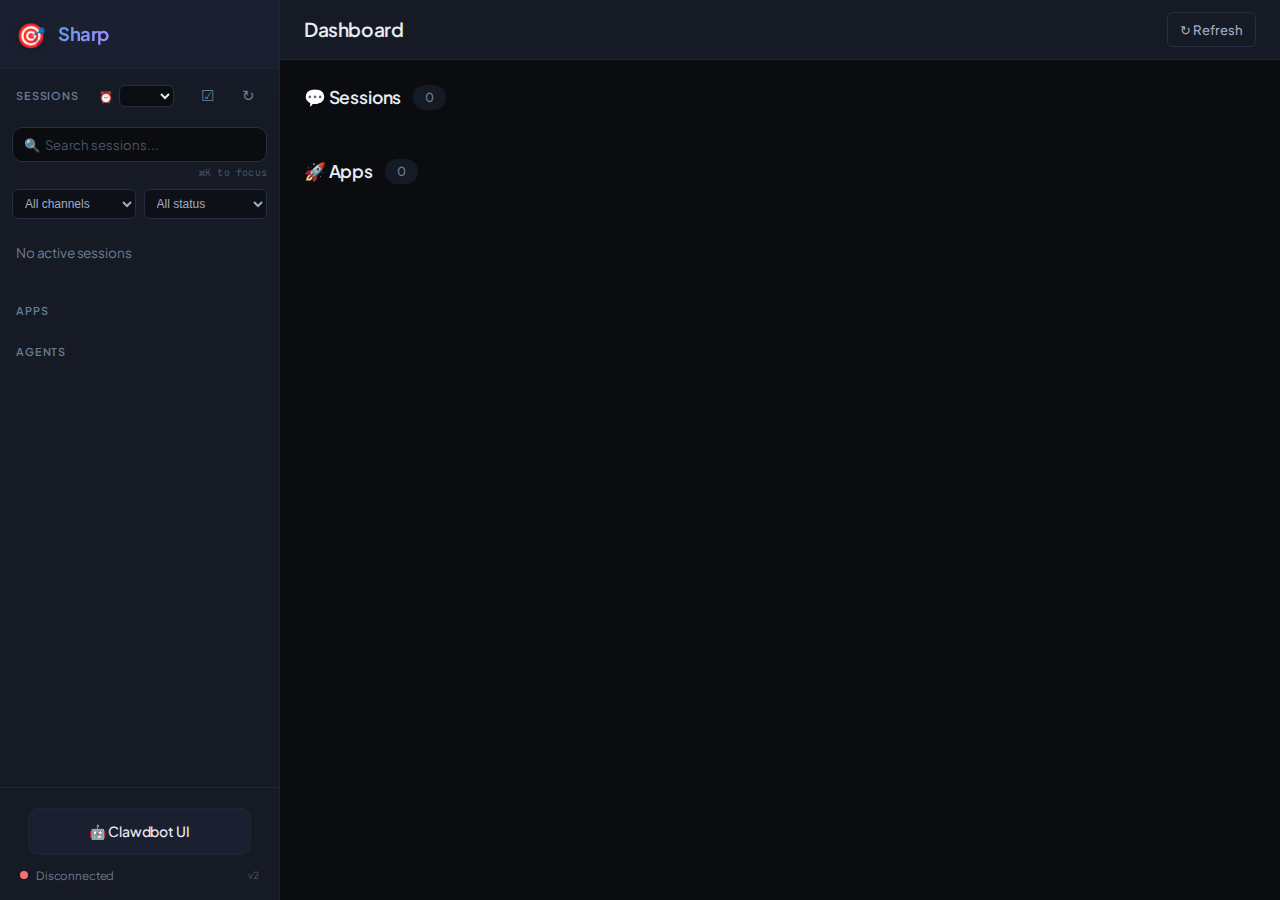
<file: index.html>
<!DOCTYPE html>
<html lang="en">
<head>
  <meta charset="UTF-8">
  <meta name="viewport" content="width=device-width, initial-scale=1.0">
  <meta http-equiv="Cache-Control" content="no-cache, no-store, must-revalidate">
  <meta http-equiv="Pragma" content="no-cache">
  <meta http-equiv="Expires" content="0">
  <meta name="theme-color" content="#0a0c10">
  <meta name="color-scheme" content="dark">
  <title>Sharp Dashboard</title>
  
  <!-- Preload fonts for performance -->
  <link rel="preconnect" href="https://fonts.googleapis.com">
  <link rel="preconnect" href="https://fonts.gstatic.com" crossorigin>
  
  <link rel="stylesheet" href="/styles/main.css">
  <link rel="stylesheet" href="/styles/media-upload.css">
  <link rel="stylesheet" href="/styles/voice-recorder.css">
</head>
<body>
  <!-- Toast container for notifications -->
  <div class="toast-container" id="toastContainer"></div>
  
  <!-- ═══════════════════════════════════════════════════════════════
       LOGIN MODAL
       ═══════════════════════════════════════════════════════════════ -->
  <div class="modal-overlay hidden" id="loginModal">
    <div class="modal">
      <h2 class="modal-title">🎯 Sharp</h2>
      <p class="modal-desc">Enter your Clawdbot gateway password to connect.</p>
      <div class="form-group">
        <label class="form-label">Password</label>
        <input type="password" class="form-input" id="loginPassword" placeholder="Gateway password" 
               onkeypress="if(event.key==='Enter')doLogin()">
      </div>
      <button class="form-btn" onclick="doLogin()">Connect</button>
      <div class="form-error" id="loginError"></div>
    </div>
  </div>

  <!-- ═══════════════════════════════════════════════════════════════
       MOBILE HEADER
       ═══════════════════════════════════════════════════════════════ -->
  <header class="mobile-header" id="mobileHeader">
    <button class="menu-btn" id="menuBtn" onclick="toggleSidebar()">☰</button>
    <button class="back-btn" id="backBtn" onclick="goBack()" style="display: none;">←</button>
    <span class="mobile-title" id="mobileTitle">Sharp</span>
    <div class="mobile-actions">
      <button class="menu-btn" onclick="refresh()" title="Refresh">↻</button>
    </div>
  </header>
  
  <!-- Sidebar Overlay -->
  <div class="sidebar-overlay" id="sidebarOverlay" onclick="closeSidebar()"></div>

  <!-- ═══════════════════════════════════════════════════════════════
       SIDEBAR
       ═══════════════════════════════════════════════════════════════ -->
  <aside class="sidebar" id="sidebar">
    <div class="sidebar-header" onclick="showOverview()">
      <span class="logo">🎯</span>
      <span class="brand">Sharp</span>
    </div>
    
    <div class="sidebar-content">
      <!-- Sessions -->
      <div class="section">
        <div class="section-header">
          <span class="section-title">Sessions</span>
          <div class="auto-archive-setting" title="Auto-archive inactive sessions">
            <span>⏰</span>
            <select id="autoArchiveSelect" onchange="setAutoArchiveDays(this.value)">
              <option value="0.01">15m</option>
              <option value="0.042">1h</option>
              <option value="0.25">6h</option>
              <option value="1">1d</option>
              <option value="3">3d</option>
              <option value="never">Off</option>
            </select>
          </div>
          <label class="show-archived-toggle" id="showArchivedToggle" style="display: none;">
            <input type="checkbox" onchange="toggleShowArchived()">
            📦
          </label>
          <button class="section-action" id="markAllReadBtn" onclick="markAllSessionsRead()" title="Mark all read" style="display: none;">✓</button>
          <button class="section-action" id="selectModeBtn" onclick="enterMultiSelect()" title="Select sessions">☑</button>
          <button class="section-action" onclick="refresh()" title="Refresh">↻</button>
        </div>
        <!-- Search Box -->
        <div class="session-search">
          <div class="session-search-wrapper">
            <span class="session-search-icon">🔍</span>
            <input 
              type="text" 
              class="session-search-input" 
              id="sessionSearchInput"
              placeholder="Search sessions..."
              oninput="handleSearchInput(this.value)"
              onkeydown="handleSearchKeydown(event)"
            >
            <button class="session-search-clear" onclick="clearSearch()" title="Clear search">×</button>
          </div>
          <div class="session-search-hint">⌘K to focus</div>
        </div>
        <!-- Filters -->
        <div class="session-filters" style="display: flex; gap: 8px; padding: 0 12px 8px 12px;">
          <select id="filterChannel" onchange="setFilterChannel(this.value)" style="flex: 1; padding: 6px 8px; background: var(--bg-input); border: 1px solid var(--border); border-radius: var(--radius-sm); color: var(--text-secondary); font-size: 12px; cursor: pointer;">
            <option value="all">All channels</option>
            <option value="telegram">📱 Telegram</option>
            <option value="discord">🎮 Discord</option>
            <option value="signal">💬 Signal</option>
            <option value="whatsapp">📞 WhatsApp</option>
            <option value="cron">⏰ Cron</option>
            <option value="subagent">⚡ Subagent</option>
          </select>
          <select id="filterStatus" onchange="setFilterStatus(this.value)" style="flex: 1; padding: 6px 8px; background: var(--bg-input); border: 1px solid var(--border); border-radius: var(--radius-sm); color: var(--text-secondary); font-size: 12px; cursor: pointer;">
            <option value="all">All status</option>
            <option value="running">🔴 Running</option>
            <option value="unread">🟠 Unread</option>
            <option value="error">🟡 Error</option>
            <option value="recent">🟢 Recent</option>
            <option value="idle">⚪ Idle</option>
          </select>
        </div>
        <div class="bulk-action-bar" id="bulkActionBar">
          <span class="bulk-count" id="bulkCount">0 selected</span>
          <div class="bulk-actions">
            <button class="bulk-btn" onclick="bulkArchive()">📦 Archive</button>
            <button class="bulk-btn" onclick="bulkPin()">📌 Pin</button>
            <button class="bulk-btn primary" onclick="exitMultiSelect()">Cancel</button>
          </div>
        </div>
        <div class="select-all-row" id="selectAllRow" onclick="toggleSelectAll()">
          <div class="session-checkbox" id="selectAllCheckbox"></div>
          <span>Select All</span>
        </div>
        <div id="sessionsList"></div>
      </div>
      
      <!-- Apps -->
      <div class="section">
        <div class="section-header">
          <span class="section-title">Apps</span>
        </div>
        <div id="appsList"></div>
      </div>
      
      <!-- Agents -->
      <div class="section">
        <div class="section-header">
          <span class="section-title">Agents</span>
        </div>
        <div id="agentsList"></div>
      </div>
    </div>
    
    <div class="sidebar-footer">
      <a href="/control/" class="control-ui-btn" title="Open Clawdbot Control UI">
        🤖 Clawdbot UI
      </a>
      <div class="connection-status" onclick="showLoginModal()">
        <span class="connection-dot" id="connectionDot" style="background: var(--yellow);"></span>
        <span id="connectionText">Connecting...</span>
        <span style="margin-left: auto; font-size: 10px; color: var(--text-muted);">v2</span>
      </div>
    </div>
  </aside>

  <!-- ═══════════════════════════════════════════════════════════════
       MAIN CONTENT
       ═══════════════════════════════════════════════════════════════ -->
  <main class="main">
    <header class="main-header">
      <h1 class="main-title" id="mainTitle">Dashboard</h1>
      <div class="header-status idle" id="headerStatusIndicator" data-tooltip="Ready" style="display: none;"></div>
      <span class="main-subtitle" id="mainSubtitle"></span>
      <div class="main-header-spacer"></div>
      <button class="header-btn" id="headerAction" onclick="headerAction()" style="display: none;">Action</button>
      <button class="header-btn" onclick="refresh()">↻ Refresh</button>
    </header>
    
    <div class="main-content">
      <!-- Overview View -->
      <div class="view active" id="overviewView">
        <div class="overview-content">
          <!-- Sessions Grid -->
          <div class="grid-section">
            <div class="grid-header">
              <h2 class="grid-title">💬 Sessions</h2>
              <span class="grid-count" id="sessionCount">0</span>
            </div>
            <div class="cards-grid" id="sessionsGrid"></div>
          </div>
          
          <!-- Apps Grid -->
          <div class="grid-section">
            <div class="grid-header">
              <h2 class="grid-title">🚀 Apps</h2>
              <span class="grid-count" id="appCount">0</span>
            </div>
            <div class="cards-grid" id="appsGrid"></div>
          </div>
          
          <!-- Sub-agents Grid -->
          <div class="grid-section" id="subagentsSection" style="display: none;">
            <div class="grid-header">
              <h2 class="grid-title">⚡ Background Tasks</h2>
              <span class="grid-count" id="taskCount">0</span>
            </div>
            <div class="cards-grid" id="subagentsGrid"></div>
          </div>
        </div>
      </div>
      
      <!-- Chat View -->
      <div class="view" id="chatView">
        <div class="session-info" id="sessionInfo">
          <span class="session-info-item">📍 <span id="sessionKeyDisplay">-</span></span>
          <span class="session-info-item">🤖 <span class="session-badge" id="sessionModel">-</span></span>
          <span class="session-info-item">📊 <span id="sessionTokens">-</span> tokens</span>
          <span class="session-info-spacer"></span>
          <button class="export-btn" onclick="exportChatAsMarkdown()" title="Export as Markdown">
            <svg viewBox="0 0 24 24"><path d="M19 9h-4V3H9v6H5l7 7 7-7zM5 18v2h14v-2H5z"/></svg>
            Export
          </button>
        </div>
        <div class="chat-messages" id="chatMessages"></div>
        
        <!-- Drop overlay for drag & drop -->
        <div class="drop-overlay" id="dropOverlay">
          <div class="drop-overlay-content">
            <div class="drop-overlay-icon">📎</div>
            <div class="drop-overlay-text">Drop files here</div>
            <div class="drop-overlay-hint">Images and audio supported</div>
          </div>
        </div>
        
        <div class="reconnect-overlay" id="reconnectOverlay">
          <div class="spinner"></div>
          <div class="reconnect-text">Reconnecting...</div>
          <div class="reconnect-attempt" id="reconnectAttempt">Attempt 1</div>
        </div>
        <div class="chat-input-area">
          <div class="queue-indicator" id="queueIndicator">
            <span>📨</span>
            <span class="queue-count" id="queueCount">0</span>
            <span>queued</span>
            <button class="clear-queue" onclick="clearMessageQueue()" title="Clear queue">✕</button>
          </div>
          
          <!-- Media preview (shows pending uploads) -->
          <div id="mediaPreviewContainer"></div>
          
          <!-- Hidden file input -->
          <input type="file" id="mediaFileInput" accept="image/*,audio/*" multiple>
          
          <div class="chat-input-wrapper">
            <button class="attach-btn" onclick="document.getElementById('mediaFileInput').click()" title="Attach files">
              <svg viewBox="0 0 24 24" fill="none" stroke="currentColor" stroke-width="2" stroke-linecap="round" stroke-linejoin="round">
                <path d="M21.44 11.05l-9.19 9.19a6 6 0 01-8.49-8.49l9.19-9.19a4 4 0 015.66 5.66l-9.2 9.19a2 2 0 01-2.83-2.83l8.49-8.48"/>
              </svg>
            </button>
            <textarea 
              class="chat-input" 
              id="chatInput" 
              placeholder="Type a message..."
              rows="1"
              onkeydown="handleChatKey(event)"
              oninput="autoResize(this)"
            ></textarea>
            <button class="stop-btn" id="stopBtn" onclick="stopAgent()" disabled title="Stop">⏹</button>
            <button class="voice-btn" id="voiceRecordBtn" title="Record voice" aria-pressed="false">
              <svg viewBox="0 0 24 24" fill="currentColor">
                <path d="M12 14c1.66 0 3-1.34 3-3V5c0-1.66-1.34-3-3-3S9 3.34 9 5v6c0 1.66 1.34 3 3 3zm-1-9c0-.55.45-1 1-1s1 .45 1 1v6c0 .55-.45 1-1 1s-1-.45-1-1V5z"/>
                <path d="M17 11c0 2.76-2.24 5-5 5s-5-2.24-5-5H5c0 3.53 2.61 6.43 6 6.92V21h2v-3.08c3.39-.49 6-3.39 6-6.92h-2z"/>
              </svg>
            </button>
            <span class="voice-timer" id="voiceTimer">0:00</span>
            <div class="voice-meter" id="voiceMeter">
              <div class="voice-meter-level" id="voiceMeterLevel"></div>
            </div>
            <button class="send-btn" id="sendBtn" onclick="sendMessage()">
              <svg viewBox="0 0 24 24"><path d="M2.01 21L23 12 2.01 3 2 10l15 2-15 2z"/></svg>
            </button>
          </div>
          <div class="voice-hint" id="voiceHint">Recording… click mic to stop</div>
        </div>
      </div>
    </div>
  </main>

  <!-- Load configuration before main script -->
  <script src="/lib/config.js"></script>
  
  <script>
    // ═══════════════════════════════════════════════════════════════
    // CONSTANTS
    // ═══════════════════════════════════════════════════════════════
    const WS_PROTOCOL_VERSION = 3;
    const RECONNECT_DELAYS = [1000, 2000, 5000, 10000, 30000];
    
    // ═══════════════════════════════════════════════════════════════
    // STATE
    // ═══════════════════════════════════════════════════════════════
    
    // Get configuration (from config.js)
    const config = window.SharpConfig ? window.SharpConfig.getConfig() : {};
    
    const state = {
      // Data
      sessions: [],
      apps: [],
      agents: [],
      
      // UI
      currentView: 'overview',
      currentSession: null,
      chatHistory: [],
      isThinking: false,
      messageQueue: [],  // Queued messages when agent is busy
      
      // Audio recording
      mediaRecorder: null,
      audioChunks: [],
      recordingStartTime: null,
      recordingTimerInterval: null,
      
      // Multi-select
      multiSelectMode: false,
      selectedSessions: new Set(),
      
      // Auth - loaded from config or localStorage
      // Token should be set via config.json or login modal, NOT hardcoded
      token: localStorage.getItem('sharp_token') || (window.location.port === '9000' ? 'REDACTED' : null),
      gatewayUrl: (() => {
        // Priority: localStorage > config > auto-detect
        const saved = localStorage.getItem('sharp_gateway');
        if (saved && !saved.includes(':18789')) {
          return saved;
        }
        // Clear invalid old URLs
        if (saved && saved.includes(':18789') && window.location.hostname !== 'localhost') {
          localStorage.removeItem('sharp_gateway');
        }
        // Use config if available
        if (config.gatewayWsUrl) {
          return config.gatewayWsUrl;
        }
        // Auto-detect from location
        const host = window.location.hostname || 'localhost';
        if (host.includes('.ts.net') && window.location.protocol === 'http:') {
          return 'wss://' + host;
        }
        const proto = window.location.protocol === 'https:' ? 'wss://' : 'ws://';
        const port = window.location.port;
        return port ? proto + host + ':' + port : proto + host;
      })(),
      
      // WebSocket
      ws: null,
      wsReconnectTimer: null,
      wsKeepaliveTimer: null,
      wsStaleTimer: null,
      wsLastMessageAt: 0,
      wsReconnectAttempts: 0,
      connected: false,
      connectNonce: null,
      connectSent: false,
      rpcIdCounter: 0,
      rpcPending: new Map(),
      
      // Streaming
      activeRuns: new Map(),
      activeRunsStore: JSON.parse(localStorage.getItem('sharp_active_runs') || '{}'),  // Persisted: { sessionKey: { runId, startedAt } }
      sessionInputReady: new Map(),
      
      // Pin & Archive
      pinnedSessions: JSON.parse(localStorage.getItem('sharp_pinned_sessions') || '[]'),
      archivedSessions: JSON.parse(localStorage.getItem('sharp_archived_sessions') || '[]'),
      showArchived: false,
      
      // Custom session names
      sessionNames: JSON.parse(localStorage.getItem('sharp_session_names') || '{}'),
      
      // Search & Filters
      searchQuery: '',
      filterChannel: 'all',  // all, telegram, discord, signal, whatsapp, cron
      filterStatus: 'all',   // all, running, unread, error, recent, idle
      
      // Auto-title generation tracking
      generatingTitles: new Set(),  // Currently generating
      attemptedTitles: new Set(),   // Already tried (avoid retries)
      
      // Auto-archive: 'never' or number of days
      autoArchiveDays: localStorage.getItem('sharp_auto_archive_days') || '7',
      
      // Track when sessions were last viewed (for unread indicator)
      lastViewedAt: JSON.parse(localStorage.getItem('sharp_last_viewed') || '{}'),
      
      // Track which session groups are expanded (for nested view)
      expandedGroups: JSON.parse(localStorage.getItem('sharp_expanded_groups') || '{}'),
      
      // Session status (brief current state)
      sessionStatus: JSON.parse(localStorage.getItem('sharp_session_status') || '{}'),
      generatingStatus: new Set(),
      
      // Tool activity tracking (for compact indicator)
      activeTools: new Map(),  // Map<toolCallId, { name, args, output, startedAt, status }>
      toolActivityExpanded: false
    };
    
    // ═══════════════════════════════════════════════════════════════
    // SESSION PIN & ARCHIVE
    // ═══════════════════════════════════════════════════════════════
    function isSessionPinned(key) {
      return state.pinnedSessions.includes(key);
    }
    
    function isSessionArchived(key) {
      return state.archivedSessions.includes(key);
    }
    
    // Parse session key to extract group info for nesting
    function parseSessionGroup(key) {
      // Match patterns like: agent:main:telegram:group:-1003814943696:topic:54
      const topicMatch = key.match(/^(agent:[^:]+:[^:]+:group:[^:]+):topic:(\d+)$/);
      if (topicMatch) {
        return {
          type: 'topic',
          groupKey: topicMatch[1],
          topicId: topicMatch[2],
          isGrouped: true
        };
      }
      // Match patterns like: agent:main:telegram:group:-1003814943696 (group without topic)
      const groupMatch = key.match(/^(agent:[^:]+:[^:]+:group:[^:]+)$/);
      if (groupMatch) {
        return {
          type: 'group',
          groupKey: groupMatch[1],
          isGrouped: false
        };
      }
      return { type: 'standalone', isGrouped: false };
    }
    
    function getGroupDisplayName(groupKey) {
      // Try to find a custom name for the group
      const customName = state.sessionNames[groupKey];
      if (customName) return customName;
      // Extract group ID and return a readable name
      const match = groupKey.match(/:group:(-?\d+)$/);
      if (match) {
        return `Group ${match[1]}`;
      }
      return groupKey.split(':').pop();
    }
    
    function toggleGroupExpanded(groupKey) {
      state.expandedGroups[groupKey] = !state.expandedGroups[groupKey];
      localStorage.setItem('sharp_expanded_groups', JSON.stringify(state.expandedGroups));
      renderSessions();
    }
    
    function isGroupExpanded(groupKey) {
      // Default to expanded
      return state.expandedGroups[groupKey] !== false;
    }
    
    function getGroupUnreadCount(groupKey, sessions) {
      return sessions.filter(s => {
        const parsed = parseSessionGroup(s.key);
        return parsed.groupKey === groupKey && isSessionUnread(s.key);
      }).length;
    }
    
    async function generateGroupTitles(groupKey, event) {
      if (event) event.stopPropagation();
      // Find all sessions in this group
      const groupSessions = state.sessions.filter(s => {
        const parsed = parseSessionGroup(s.key);
        return parsed.groupKey === groupKey && parsed.type === 'topic';
      });
      
      showToast(`Generating titles for ${groupSessions.length} topics...`);
      
      // Generate titles for each session that doesn't have a custom name
      for (const s of groupSessions) {
        if (!getCustomSessionName(s.key) && !state.generatingTitles.has(s.key)) {
          await generateSessionTitle(s.key);
          // Small delay between requests
          await new Promise(r => setTimeout(r, 500));
        }
      }
    }
    
    // Session status - brief current state (5-10 words)
    function getSessionStatus(key) {
      return state.sessionStatus[key] || null;
    }
    
    async function generateSessionStatusBrief(key, event) {
      if (event) event.stopPropagation();
      if (state.generatingStatus.has(key)) return;
      
      state.generatingStatus.add(key);
      renderSessions();
      
      try {
        const history = await rpcCall('chat.history', { sessionKey: key, limit: 5 });
        if (!history?.messages?.length) {
          state.generatingStatus.delete(key);
          return;
        }
        
        const context = history.messages
          .filter(m => m.role === 'user' || m.role === 'assistant')
          .map(m => `${m.role}: ${typeof m.content === 'string' ? m.content.slice(0, 150) : ''}`)
          .join('\n');
        
        const response = await fetch('/api/openai/v1/chat/completions', {
          method: 'POST',
          headers: { 'Content-Type': 'application/json' },
          body: JSON.stringify({
            model: 'gpt-4o-mini',
            messages: [
              { role: 'system', content: 'Write a 5-8 word status of what is currently happening. Be specific. No punctuation. Examples: "Adding unread indicators to Sharp sidebar", "Debugging Catastro API rate limits", "Waiting for user feedback on design"' },
              { role: 'user', content: context.slice(0, 1500) }
            ],
            max_tokens: 30,
            temperature: 0.3
          })
        });
        
        if (response.ok) {
          const data = await response.json();
          const status = data.choices?.[0]?.message?.content?.trim();
          if (status && status.length < 80) {
            state.sessionStatus[key] = { text: status, updatedAt: Date.now() };
            localStorage.setItem('sharp_session_status', JSON.stringify(state.sessionStatus));
          }
        }
      } catch (err) {
        console.error('Status generation failed:', err);
      } finally {
        state.generatingStatus.delete(key);
        renderSessions();
      }
    }
    
    // Ask the session agent for a full summary
    async function askSessionForSummary(key, event) {
      if (event) event.stopPropagation();
      
      // Send message to the session asking for summary
      try {
        await rpcCall('chat.send', {
          sessionKey: key,
          message: 'Please give me a clean summary of our full conversation so far - what we discussed, what was accomplished, and current status.',
          idempotencyKey: `summary-request-${Date.now()}`
        });
        
        showToast('Asked session for summary - check the chat');
        // Open that session so user can see the response
        openSession(key);
      } catch (err) {
        console.error('Failed to ask for summary:', err);
        showToast('Failed to request summary', 'error');
      }
    }
    
    function renderSessionStatusLine(key) {
      const isGenerating = state.generatingStatus.has(key);
      const status = getSessionStatus(key);
      
      if (isGenerating) {
        return '<div class="item-status generating">⏳</div>';
      }
      
      if (status?.text) {
        return `<div class="item-status" onclick="event.stopPropagation(); generateSessionStatusBrief('${escapeHtml(key)}')" title="Click to refresh">${escapeHtml(status.text)}</div>`;
      }
      
      return `<div class="item-status generate-link" onclick="event.stopPropagation(); generateSessionStatusBrief('${escapeHtml(key)}')">↻ status</div>`;
    }
    
    function isSessionUnread(key) {
      const session = state.sessions.find(s => s.key === key);
      if (!session) return false;
      const lastViewed = state.lastViewedAt[key] || 0;
      const updatedAt = session.updatedAt || 0;
      // Unread if updated since last viewed (with 1s grace period)
      return updatedAt > lastViewed + 1000;
    }
    
    function markSessionRead(key) {
      state.lastViewedAt[key] = Date.now();
      localStorage.setItem('sharp_last_viewed', JSON.stringify(state.lastViewedAt));
    }
    
    function markSessionUnread(key, event) {
      if (event) event.stopPropagation();
      // Set lastViewed to 0 so it appears unread
      state.lastViewedAt[key] = 0;
      localStorage.setItem('sharp_last_viewed', JSON.stringify(state.lastViewedAt));
      renderSessions();
      renderSessionsGrid();
    }
    
    function markAllSessionsRead() {
      const now = Date.now();
      state.sessions.forEach(s => {
        state.lastViewedAt[s.key] = now;
      });
      localStorage.setItem('sharp_last_viewed', JSON.stringify(state.lastViewedAt));
      renderSessions();
      renderSessionsGrid();
      showToast('All sessions marked as read');
    }
    
    function getUnreadCount() {
      return state.sessions.filter(s => isSessionUnread(s.key)).length;
    }
    
    function togglePinSession(key) {
      const idx = state.pinnedSessions.indexOf(key);
      if (idx >= 0) {
        state.pinnedSessions.splice(idx, 1);
      } else {
        state.pinnedSessions.push(key);
      }
      localStorage.setItem('sharp_pinned_sessions', JSON.stringify(state.pinnedSessions));
      renderSessions();
      renderSessionsGrid();
    }
    
    function toggleArchiveSession(key) {
      const idx = state.archivedSessions.indexOf(key);
      if (idx >= 0) {
        state.archivedSessions.splice(idx, 1);
      } else {
        state.archivedSessions.push(key);
        // Unpin if archived
        const pinIdx = state.pinnedSessions.indexOf(key);
        if (pinIdx >= 0) {
          state.pinnedSessions.splice(pinIdx, 1);
          localStorage.setItem('sharp_pinned_sessions', JSON.stringify(state.pinnedSessions));
        }
      }
      localStorage.setItem('sharp_archived_sessions', JSON.stringify(state.archivedSessions));
      renderSessions();
      renderSessionsGrid();
    }
    
    function toggleShowArchived() {
      state.showArchived = !state.showArchived;
      renderSessions();
    }
    
    // ═══════════════════════════════════════════════════════════════
    // SESSION RENAME
    // ═══════════════════════════════════════════════════════════════
    function getCustomSessionName(key) {
      return state.sessionNames[key] || null;
    }
    
    function setCustomSessionName(key, name) {
      if (name && name.trim()) {
        state.sessionNames[key] = name.trim();
      } else {
        delete state.sessionNames[key];
      }
      localStorage.setItem('sharp_session_names', JSON.stringify(state.sessionNames));
      renderSessions();
      renderSessionsGrid();
    }
    
    function promptRenameSession(key, event) {
      if (event) event.stopPropagation();
      const session = state.sessions.find(s => s.key === key);
      const current = getCustomSessionName(key) || getDefaultSessionName(session);
      const newName = prompt('Rename session:', current);
      if (newName !== null) {
        setCustomSessionName(key, newName);
      }
    }
    
    async function generateSessionTitle(key, event) {
      if (event) event.stopPropagation();
      const session = state.sessions.find(s => s.key === key);
      if (!session) return;
      
      showToast('Generating title...', 'info', 3000);
      
      try {
        // Get first few messages from this session
        const historyResult = await rpcCall('chat.history', { sessionKey: key, limit: 5 });
        const messages = historyResult?.messages || [];
        
        if (messages.length === 0) {
          showToast('No messages to summarize', 'warning');
          return;
        }
        
        // Extract conversation context
        const conversation = messages.slice(0, 4).map(m => {
          const role = m.role === 'user' ? 'User' : 'Assistant';
          let content = '';
          if (typeof m.content === 'string') {
            content = m.content.slice(0, 150);
          } else if (Array.isArray(m.content)) {
            content = m.content
              .filter(c => c.type === 'text')
              .map(c => c.text)
              .join(' ')
              .slice(0, 150);
          }
          return `${role}: ${content}`;
        }).join('\n');
        
        if (!conversation.trim()) {
          showToast('No content to summarize', 'warning');
          return;
        }
        
        // Try LLM-based title generation
        const title = await generateTitleWithLLM(conversation);
        
        if (title) {
          setCustomSessionName(key, title);
          showToast(`Titled: "${title}"`, 'success');
        } else {
          showToast('Could not generate title', 'warning');
        }
      } catch (err) {
        console.error('Failed to generate title:', err);
        showToast('Failed to generate title', 'error');
      }
    }
    
    async function generateTitleWithLLM(conversation) {
      try {
        // Use server-side proxy that injects the API key
        const response = await fetch('/api/openai/v1/chat/completions', {
          method: 'POST',
          headers: {
            'Content-Type': 'application/json'
          },
          body: JSON.stringify({
            model: 'gpt-4o-mini',
            messages: [
              {
                role: 'system',
                content: 'Generate a very short title (3-6 words) for this conversation. Reply with ONLY the title, no quotes, no punctuation at the end.'
              },
              {
                role: 'user',
                content: conversation
              }
            ],
            max_tokens: 20,
            temperature: 0.3
          })
        });
        
        if (!response.ok) {
          console.error('OpenAI API error:', response.status);
          return null;
        }
        
        const data = await response.json();
        const title = data.choices?.[0]?.message?.content?.trim();
        
        if (title && title.length < 60) {
          return title.replace(/^["']|["']$/g, '').replace(/\.+$/, '');
        }
        return null;
      } catch (err) {
        console.error('LLM title generation failed:', err);
        return null;
      }
    }
    
    // OpenAI API key is injected server-side via /api/openai proxy
    
    async function autoGenerateTitle(key) {
      // Mark as attempted to avoid retries
      state.attemptedTitles.add(key);
      state.generatingTitles.add(key);
      renderSessions();
      
      try {
        const session = state.sessions.find(s => s.key === key);
        if (!session) return;
        
        // Get messages
        const historyResult = await rpcCall('chat.history', { sessionKey: key, limit: 5 });
        const messages = historyResult?.messages || [];
        
        if (messages.length === 0) {
          state.generatingTitles.delete(key);
          renderSessions();
          return;
        }
        
        // Extract conversation
        const conversation = messages.slice(0, 4).map(m => {
          const role = m.role === 'user' ? 'User' : 'Assistant';
          let content = '';
          if (typeof m.content === 'string') {
            content = m.content.slice(0, 150);
          } else if (Array.isArray(m.content)) {
            content = m.content
              .filter(c => c.type === 'text')
              .map(c => c.text)
              .join(' ')
              .slice(0, 150);
          }
          return `${role}: ${content}`;
        }).join('\n');
        
        if (!conversation.trim()) {
          state.generatingTitles.delete(key);
          renderSessions();
          return;
        }
        
        // Generate title
        const title = await generateTitleWithLLM(conversation);
        
        state.generatingTitles.delete(key);
        
        if (title) {
          // Animate the title with typewriter effect
          setCustomSessionName(key, title);
          animateTitle(key, title);
        } else {
          renderSessions();
        }
      } catch (err) {
        console.error('Auto-generate title failed:', err);
        state.generatingTitles.delete(key);
        renderSessions();
      }
    }
    
    function animateTitle(key, title) {
      // Find the session name element and animate it
      const el = document.querySelector(`[data-session-key="${key}"] .item-name`);
      if (el) {
        el.innerHTML = '';
        el.className = 'item-name title-typewriter';
        let i = 0;
        const interval = setInterval(() => {
          if (i < title.length) {
            el.textContent += title[i];
            i++;
          } else {
            clearInterval(interval);
            el.className = 'item-name';
          }
        }, 30);
      } else {
        renderSessions();
      }
    }
    
    // ═══════════════════════════════════════════════════════════════
    // SESSION SEARCH
    // ═══════════════════════════════════════════════════════════════
    function handleSearchInput(value) {
      state.searchQuery = value.toLowerCase().trim();
      renderSessions();
    }
    
    function clearSearch() {
      state.searchQuery = '';
      document.getElementById('sessionSearchInput').value = '';
      renderSessions();
    }
    
    function handleSearchKeydown(event) {
      if (event.key === 'Escape') {
        clearSearch();
        document.getElementById('sessionSearchInput').blur();
      } else if (event.key === 'Enter') {
        // Select first visible session
        const firstSession = document.querySelector('#sessionsList .item');
        if (firstSession) firstSession.click();
      }
    }
    
    function matchesSearch(session) {
      // Text search
      if (state.searchQuery) {
        const q = state.searchQuery;
        const name = getSessionName(session).toLowerCase();
        const key = session.key.toLowerCase();
        const label = (session.label || '').toLowerCase();
        const displayName = (session.displayName || '').toLowerCase();
        if (!name.includes(q) && !key.includes(q) && !label.includes(q) && !displayName.includes(q)) {
          return false;
        }
      }
      
      // Channel filter
      if (state.filterChannel !== 'all') {
        const key = session.key.toLowerCase();
        if (state.filterChannel === 'cron' && !key.includes('cron')) return false;
        if (state.filterChannel === 'subagent' && !key.includes('subagent')) return false;
        if (state.filterChannel === 'telegram' && !key.includes('telegram')) return false;
        if (state.filterChannel === 'discord' && !key.includes('discord')) return false;
        if (state.filterChannel === 'signal' && !key.includes('signal')) return false;
        if (state.filterChannel === 'whatsapp' && !key.includes('whatsapp')) return false;
      }
      
      // Status filter
      if (state.filterStatus !== 'all') {
        const status = getSessionStatusType(session);
        if (state.filterStatus !== status) return false;
      }
      
      return true;
    }
    
    function getSessionStatusType(session) {
      // Check if running (has active run)
      if (state.activeRuns && state.activeRuns[session.key]) {
        return 'running';
      }
      
      // Check if unread
      const lastViewed = state.lastViewedAt[session.key] || 0;
      if (session.updatedAt && session.updatedAt > lastViewed + 1000) {
        return 'unread';
      }
      
      // Check if error (look for error in status)
      const statusInfo = state.sessionStatus[session.key];
      if (statusInfo && statusInfo.text && statusInfo.text.toLowerCase().includes('error')) {
        return 'error';
      }
      
      // Check if recent (updated in last hour)
      const hourAgo = Date.now() - 3600000;
      if (session.updatedAt && session.updatedAt > hourAgo) {
        return 'recent';
      }
      
      return 'idle';
    }
    
    function setFilterChannel(value) {
      state.filterChannel = value;
      renderSessions();
    }
    
    function setFilterStatus(value) {
      state.filterStatus = value;
      renderSessions();
    }
    
    // Keyboard shortcut: Cmd/Ctrl+K to focus search
    document.addEventListener('keydown', (e) => {
      if ((e.metaKey || e.ctrlKey) && e.key === 'k') {
        e.preventDefault();
        document.getElementById('sessionSearchInput')?.focus();
      }
    });
    
    // ═══════════════════════════════════════════════════════════════
    // AUTO-ARCHIVE
    // ═══════════════════════════════════════════════════════════════
    function setAutoArchiveDays(value) {
      state.autoArchiveDays = value;
      localStorage.setItem('sharp_auto_archive_days', value);
      console.log('[Sharp] Auto-archive set to:', value);
    }
    
    function initAutoArchiveUI() {
      const select = document.getElementById('autoArchiveSelect');
      if (select) {
        select.value = state.autoArchiveDays;
      }
    }
    
    function checkAutoArchive() {
      // Skip if auto-archive is disabled
      if (state.autoArchiveDays === 'never') {
        console.log('[Sharp] Auto-archive disabled');
        return;
      }
      
      const days = parseFloat(state.autoArchiveDays);
      if (isNaN(days) || days <= 0) return;
      
      const threshold = Date.now() - (days * 24 * 60 * 60 * 1000);
      let autoArchivedCount = 0;
      
      for (const session of state.sessions) {
        // Skip if already archived
        if (isSessionArchived(session.key)) continue;
        
        // Skip pinned sessions (they're important)
        if (isSessionPinned(session.key)) continue;
        
        // Check if session is inactive beyond threshold
        const updatedAt = session.updatedAt || 0;
        if (updatedAt > 0 && updatedAt < threshold) {
          // Auto-archive this session
          state.archivedSessions.push(session.key);
          autoArchivedCount++;
          console.log('[Sharp] Auto-archived:', session.key, 'last updated:', new Date(updatedAt).toISOString());
        }
      }
      
      // Save if any were archived
      if (autoArchivedCount > 0) {
        localStorage.setItem('sharp_archived_sessions', JSON.stringify(state.archivedSessions));
        showToast(`Auto-archived ${autoArchivedCount} inactive session${autoArchivedCount > 1 ? 's' : ''}`, 'info');
        renderSessions();
        renderSessionsGrid();
      }
    }
    
    // ═══════════════════════════════════════════════════════════════
    // TOAST NOTIFICATIONS
    // ═══════════════════════════════════════════════════════════════
    function showToast(message, type = 'info', durationMs = 4000) {
      const container = document.getElementById('toastContainer');
      if (!container) return;
      
      const toast = document.createElement('div');
      toast.className = `toast ${type}`;
      
      const icon = type === 'success' ? '✓' : type === 'warning' ? '⚠' : 'ℹ';
      toast.innerHTML = `<span>${icon}</span><span>${escapeHtml(message)}</span>`;
      
      container.appendChild(toast);
      
      // Auto-remove after duration
      setTimeout(() => {
        toast.classList.add('hiding');
        setTimeout(() => toast.remove(), 300);
      }, durationMs);
    }
    
    // ═══════════════════════════════════════════════════════════════
    // WEBSOCKET CONNECTION
    // ═══════════════════════════════════════════════════════════════
    function connectWebSocket() {
      if (state.ws) {
        state.ws.close();
        state.ws = null;
      }
      
      state.connectNonce = null;
      state.connectSent = false;
      setConnectionStatus('connecting');
      
      // Build WebSocket URL - use /ws path for Caddy proxy
      let wsUrl = state.gatewayUrl.replace(/^http/, 'ws');
      // If connecting through Caddy (port 9000 or no port), use /ws endpoint
      if (!wsUrl.includes(':18789')) {
        wsUrl = wsUrl.replace(/\/?$/, '/ws');
      }
      console.log('[WS] Connecting to', wsUrl);
      
      try {
        state.ws = new WebSocket(wsUrl);
      } catch (err) {
        console.error('[WS] Failed to create WebSocket:', err);
        setConnectionStatus('error');
        scheduleReconnect();
        return;
      }
      
      state.ws.onopen = () => {
        console.log('[WS] Socket opened, waiting for challenge...');
        state.wsLastMessageAt = Date.now();
      };
      
      state.ws.onmessage = (event) => {
        state.wsLastMessageAt = Date.now();
        resetStaleTimer();
        
        try {
          const msg = JSON.parse(event.data);
          handleWsMessage(msg);
        } catch (err) {
          console.error('[WS] Parse error:', err);
        }
      };
      
      state.ws.onerror = (err) => {
        console.error('[WS] Error:', err);
      };
      
      state.ws.onclose = (event) => {
        console.log('[WS] Closed:', event.code, event.reason);
        state.connected = false;
        state.ws = null;
        state.connectNonce = null;
        state.connectSent = false;
        clearWsTimers();
        setConnectionStatus('error');
        
        for (const [id, pending] of state.rpcPending) {
          clearTimeout(pending.timeout);
          pending.reject(new Error('WebSocket closed'));
        }
        state.rpcPending.clear();
        
        scheduleReconnect();
      };
    }
    
    function handleWsMessage(msg) {
      // Debug: log all incoming messages
      if (msg.type === 'event') {
        console.log('[Sharp] WS Event:', msg.event, msg.payload ? JSON.stringify(msg.payload).slice(0, 200) : '');
      }
      
      // Challenge for auth (comes as event type)
      if (msg.type === 'event' && msg.event === 'connect.challenge') {
        state.connectNonce = msg.payload?.nonce;
        // Auto-connect (password hardcoded for Tailscale-only access)
        sendConnect();
        return;
      }
      
      // RPC response
      if (msg.type === 'res' && msg.id) {
        const pending = state.rpcPending.get(msg.id);
        if (pending) {
          state.rpcPending.delete(msg.id);
          clearTimeout(pending.timeout);
          
          if (msg.error) {
            pending.reject(new Error(msg.error?.message || 'RPC failed'));
          } else {
            pending.resolve(msg.payload ?? msg.result);
          }
        }
        return;
      }
      
      // Chat events (streaming)
      if (msg.type === 'event' && msg.event === 'chat') {
        handleChatEvent(msg.payload);
        return;
      }
      
      // Agent lifecycle events (for typing indicator)
      if (msg.type === 'event' && msg.event === 'agent') {
        handleAgentEvent(msg.payload);
        return;
      }
    }
    
    function sendConnect() {
      if (state.connectSent || !state.ws) return;
      state.connectSent = true;
      
      const connectId = String(++state.rpcIdCounter);
      
      const connectParams = {
        minProtocol: WS_PROTOCOL_VERSION,
        maxProtocol: WS_PROTOCOL_VERSION,
        client: {
          id: 'openclaw-control-ui',
          displayName: 'Sharp Dashboard',
          mode: 'ui',
          version: '2.0.0',
          platform: 'browser'
        }
      };
      
      // Only include auth if we have a token (Caddy proxy handles auth otherwise)
      if (state.token) {
        connectParams.auth = { password: state.token };
      }
      
      const connectFrame = {
        type: 'req',
        id: connectId,
        method: 'connect',
        params: connectParams
      };
      
      console.log('[WS] Sending connect request');
      state.ws.send(JSON.stringify(connectFrame));
      
      const timeout = setTimeout(() => {
        state.rpcPending.delete(connectId);
        console.error('[WS] Connect timeout');
        state.ws?.close(1008, 'connect timeout');
      }, 10000);
      
      state.rpcPending.set(connectId, {
        resolve: (result) => {
          console.log('[WS] Connected successfully');
          state.connected = true;
          state.wsReconnectAttempts = 0;
          setConnectionStatus('connected');
          hideReconnectOverlay();
          localStorage.setItem('sharp_token', state.token);
          localStorage.setItem('sharp_gateway', state.gatewayUrl);
          hideLoginModal();
          startKeepalive();
          loadInitialData();
        },
        reject: (err) => {
          console.error('[WS] Connect failed:', err);
          state.connectSent = false;
          setConnectionStatus('error');
          showLoginModal();
          const errorDiv = document.getElementById('loginError');
          if (errorDiv) {
            errorDiv.textContent = err.message || 'Authentication failed';
            errorDiv.style.display = 'block';
          }
        },
        timeout
      });
    }
    
    function handleAgentEvent(data) {
      const { sessionKey, runId, stream, data: eventData } = data;
      
      // Show typing indicator when agent starts working
      if (stream === 'lifecycle' && eventData?.phase === 'start') {
        if (state.currentSession?.key === sessionKey) {
          showTypingIndicator(runId);
        }
        // Also set thinking status
        trackActiveRun(sessionKey, runId);
        state.sessionInputReady.set(sessionKey, false);
        if (state.sessionStatus[sessionKey] !== 'thinking') {
          setSessionStatus(sessionKey, 'thinking');
        }
      }
      
      // Hide typing indicator when agent ends
      if (stream === 'lifecycle' && eventData?.phase === 'end') {
        hideTypingIndicator(runId);
      }
      
      // Show tool calls via compact activity indicator
      if (stream === 'tool' && state.currentSession?.key === sessionKey) {
        const toolCallId = eventData?.toolCallId || `${runId}-${eventData?.name}-${Date.now()}`;
        const toolName = eventData?.name || eventData?.tool || 'tool';
        const toolInput = eventData?.input || eventData?.args || '';
        const toolOutput = eventData?.output || eventData?.result || '';
        
        if (eventData?.phase === 'start' || eventData?.type === 'call') {
          trackToolStart(runId, toolCallId, toolName, toolInput);
        } else if (eventData?.phase === 'end' || eventData?.phase === 'result' || eventData?.type === 'result') {
          trackToolEnd(runId, toolCallId, toolName, toolOutput);
        }
      }
    }
    
    // ═══════════════════════════════════════════════════════════════
    // COMPACT TOOL ACTIVITY INDICATOR
    // ═══════════════════════════════════════════════════════════════
    
    function getToolIcon(toolName) {
      const name = (toolName || '').toLowerCase();
      if (name.includes('read') || name.includes('file')) return '📄';
      if (name.includes('write') || name.includes('edit')) return '✏️';
      if (name.includes('exec') || name.includes('bash') || name.includes('shell')) return '⚡';
      if (name.includes('browser') || name.includes('web')) return '🌐';
      if (name.includes('search')) return '🔍';
      if (name.includes('image')) return '🖼️';
      if (name.includes('message') || name.includes('send')) return '💬';
      if (name.includes('cron') || name.includes('schedule')) return '⏰';
      if (name.includes('memory')) return '🧠';
      return '🔧';
    }
    
    function trackToolStart(runId, toolCallId, toolName, input) {
      hideTypingIndicator(runId);
      
      state.activeTools.set(toolCallId, {
        runId,
        name: toolName,
        args: input,
        output: null,
        startedAt: Date.now(),
        status: 'running'
      });
      
      renderToolActivity();
      scrollChatToBottom();
    }
    
    function trackToolEnd(runId, toolCallId, toolName, output) {
      // Find by toolCallId or by name (fallback)
      let tool = state.activeTools.get(toolCallId);
      if (!tool) {
        // Fallback: find most recent tool with same name
        for (const [id, t] of state.activeTools) {
          if (t.name === toolName && t.status === 'running') {
            toolCallId = id;
            tool = t;
            break;
          }
        }
      }
      
      if (tool) {
        tool.output = output;
        tool.status = 'done';
        tool.endedAt = Date.now();
        state.activeTools.set(toolCallId, tool);
      }
      
      renderToolActivity();
      
      // Clear completed tools after a delay (keep them visible briefly)
      setTimeout(() => {
        cleanupCompletedTools(runId);
      }, 3000);
    }
    
    function cleanupCompletedTools(runId) {
      // Only clean up if all tools for this run are done
      let allDone = true;
      for (const [id, tool] of state.activeTools) {
        if (tool.runId === runId && tool.status === 'running') {
          allDone = false;
          break;
        }
      }
      
      if (allDone) {
        // Remove all tools for this run
        for (const [id, tool] of state.activeTools) {
          if (tool.runId === runId) {
            state.activeTools.delete(id);
          }
        }
        renderToolActivity();
      }
    }
    
    function clearAllTools() {
      state.activeTools.clear();
      state.toolActivityExpanded = false;
      const el = document.getElementById('toolActivityIndicator');
      if (el) el.remove();
    }
    
    function toggleToolActivityExpanded() {
      state.toolActivityExpanded = !state.toolActivityExpanded;
      const el = document.getElementById('toolActivityIndicator');
      if (el) {
        el.classList.toggle('expanded', state.toolActivityExpanded);
      }
    }
    
    function renderToolActivity() {
      const container = document.getElementById('chatMessages');
      if (!container) return;
      
      let el = document.getElementById('toolActivityIndicator');
      
      // If no active tools, remove the indicator
      if (state.activeTools.size === 0) {
        if (el) el.remove();
        return;
      }
      
      // Count running vs done
      let runningCount = 0;
      let doneCount = 0;
      const tools = Array.from(state.activeTools.values());
      tools.forEach(t => t.status === 'running' ? runningCount++ : doneCount++);
      
      // Build pills HTML
      const pillsHtml = tools.slice(-5).map(t => {
        const icon = getToolIcon(t.name);
        const statusClass = t.status === 'done' ? 'done' : '';
        return `<span class="tool-activity-pill ${statusClass}">
          <span class="pill-icon">${icon}</span>
          <span>${escapeHtml(t.name)}</span>
        </span>`;
      }).join('');
      
      // Build details HTML
      const detailsHtml = tools.map(t => {
        const icon = getToolIcon(t.name);
        const statusClass = t.status === 'running' ? 'running' : 'done';
        const statusText = t.status === 'running' ? '⏳ running' : '✓ done';
        const argsStr = t.args ? (typeof t.args === 'string' ? t.args : JSON.stringify(t.args, null, 2)) : '';
        const outputStr = t.output ? (typeof t.output === 'string' ? t.output : JSON.stringify(t.output, null, 2)) : '';
        const contentStr = outputStr ? `${argsStr}\n\n--- Result ---\n${outputStr}` : argsStr;
        
        return `<div class="tool-activity-item">
          <div class="tool-activity-item-header">
            <span class="tool-activity-item-icon">${icon}</span>
            <span class="tool-activity-item-name">${escapeHtml(t.name)}</span>
            <span class="tool-activity-item-status ${statusClass}">${statusText}</span>
          </div>
          ${contentStr ? `<div class="tool-activity-item-content collapsed">${escapeHtml(contentStr)}</div>` : ''}
        </div>`;
      }).join('');
      
      const labelText = runningCount > 0 
        ? `Working... (${runningCount} active${doneCount > 0 ? `, ${doneCount} done` : ''})`
        : `${doneCount} tool${doneCount !== 1 ? 's' : ''} completed`;
      
      const showSpinner = runningCount > 0;
      
      if (!el) {
        el = document.createElement('div');
        el.id = 'toolActivityIndicator';
        el.className = 'tool-activity';
        container.appendChild(el);
      }
      
      if (state.toolActivityExpanded) {
        el.classList.add('expanded');
      }
      
      el.innerHTML = `
        <div class="tool-activity-header" onclick="toggleToolActivityExpanded()">
          ${showSpinner ? '<div class="tool-activity-spinner"></div>' : '<span style="color: var(--green);">✓</span>'}
          <span class="tool-activity-label">${labelText}</span>
          <div class="tool-activity-tools">${pillsHtml}</div>
          <span class="tool-activity-expand">▼</span>
        </div>
        <div class="tool-activity-details">${detailsHtml}</div>
      `;
      
      scrollChatToBottom();
    }
    
    // Legacy function for compatibility - now uses compact indicator
    function addToolCall(runId, toolName, input) {
      const toolCallId = `${runId}-${toolName}-${Date.now()}`;
      trackToolStart(runId, toolCallId, toolName, input);
    }
    
    function updateToolCallResult(runId, toolName, output) {
      // Find most recent tool with this name
      for (const [id, tool] of state.activeTools) {
        if (tool.name === toolName && tool.status === 'running') {
          trackToolEnd(runId, id, toolName, output);
          return;
        }
      }
      // Fallback: legacy behavior
      const toolCalls = document.querySelectorAll('.tool-call');
      for (let i = toolCalls.length - 1; i >= 0; i--) {
        const nameEl = toolCalls[i].querySelector('.tool-call-name');
        if (nameEl && nameEl.textContent === toolName) {
          const contentEl = toolCalls[i].querySelector('.tool-call-content pre');
          if (contentEl) {
            const outputStr = typeof output === 'string' ? output : JSON.stringify(output, null, 2);
            contentEl.textContent += '\n\n--- Result ---\n' + outputStr;
          }
          break;
        }
      }
    }
    
    function handleChatEvent(data) {
      const { sessionKey, runId, state: runState, message } = data;
      
      console.log('[Sharp] Chat event:', runState, 'for', sessionKey, 'runId:', runId);
      
      // Server sends: 'delta' (streaming), 'final' (done), 'error'
      // Track active runs and update agent status (with persistence)
      if (runState === 'delta') {
        // Streaming chunk - agent is thinking/responding
        trackActiveRun(sessionKey, runId);
        state.sessionInputReady.set(sessionKey, false);
        if (state.sessionStatus[sessionKey] !== 'thinking') {
          setSessionStatus(sessionKey, 'thinking');
        }
        
        // Show streaming content in current session
        if (state.currentSession?.key === sessionKey && message?.content) {
          const text = extractText(message.content);
          if (text) {
            updateStreamingMessage(runId, text);
          }
        }
      } else if (runState === 'final') {
        // Response complete
        clearActiveRun(sessionKey);
        state.sessionInputReady.set(sessionKey, true);
        setSessionStatus(sessionKey, 'idle');
        
        if (state.currentSession?.key === sessionKey) {
          state.isThinking = false;
          updateSendButton();
          
          // Clear tool activity indicator after brief delay
          setTimeout(() => clearAllTools(), 2000);
          
          // Finalize streaming message or add new one
          if (message?.content) {
            const text = extractText(message.content);
            if (text) {
              finalizeStreamingMessage(runId, text);
            }
          } else {
            // No content in final, just remove thinking indicator
            removeStreamingMessage(runId);
          }
        }
      } else if (runState === 'error' || runState === 'aborted') {
        clearActiveRun(sessionKey);
        state.sessionInputReady.set(sessionKey, true);
        setSessionStatus(sessionKey, runState === 'error' ? 'error' : 'idle');
        
        if (state.currentSession?.key === sessionKey) {
          state.isThinking = false;
          updateSendButton();
          removeStreamingMessage(runId);
          clearAllTools();  // Clear tool activity on error/abort
          if (data.errorMessage) {
            addChatMessage('system', `Error: ${data.errorMessage}`);
          }
        }
      }
    }
    
    // Typing indicator (bouncing dots)
    function showTypingIndicator(runId) {
      // Don't show if already have streaming content
      if (document.getElementById(`streaming-${runId}`)) return;
      
      let el = document.getElementById(`typing-${runId}`);
      if (el) return; // Already showing
      
      const container = document.getElementById('chatMessages');
      if (!container) return;
      
      el = document.createElement('div');
      el.id = `typing-${runId}`;
      el.className = 'typing-indicator';
      el.innerHTML = '<div class="dot"></div><div class="dot"></div><div class="dot"></div>';
      container.appendChild(el);
      scrollChatToBottom();
    }
    
    function hideTypingIndicator(runId) {
      const el = document.getElementById(`typing-${runId}`);
      if (el) el.remove();
    }
    
    // Streaming message management
    function updateStreamingMessage(runId, text) {
      // Hide typing indicator when content arrives
      hideTypingIndicator(runId);
      
      let el = document.getElementById(`streaming-${runId}`);
      if (!el) {
        // Remove old thinking indicator
        const thinking = document.querySelector('.message.thinking');
        if (thinking) thinking.remove();
        
        // Create streaming message element
        const container = document.getElementById('chatMessages');
        el = document.createElement('div');
        el.id = `streaming-${runId}`;
        el.className = 'message assistant streaming';
        el.dataset.startTime = Date.now();
        container.appendChild(el);
      }
      el.innerHTML = `<div class="message-content">${formatMessage(text)}<span class="streaming-cursor">▊</span></div>`;
      scrollChatToBottom();
    }
    
    function finalizeStreamingMessage(runId, text) {
      const el = document.getElementById(`streaming-${runId}`);
      if (el) {
        el.classList.remove('streaming');
        const timeStr = formatMessageTime(new Date());
        el.innerHTML = `<div class="message-content">${formatMessage(text)}</div><div class="message-time">${timeStr}</div>`;
      } else if (text) {
        // No streaming element, add final message
        const thinking = document.querySelector('.message.thinking');
        if (thinking) thinking.remove();
        addChatMessage('assistant', text);
      }
    }
    
    function removeStreamingMessage(runId) {
      const el = document.getElementById(`streaming-${runId}`);
      if (el) el.remove();
      hideTypingIndicator(runId);
      const thinking = document.querySelector('.message.thinking');
      if (thinking) thinking.remove();
    }
    
    // ═══════════════════════════════════════════════════════════════
    // RPC
    // ═══════════════════════════════════════════════════════════════
    function rpcCall(method, params = {}, timeoutMs = 30000) {
      return new Promise((resolve, reject) => {
        if (!state.connected || !state.ws) {
          reject(new Error('WebSocket not connected'));
          return;
        }
        
        const id = String(++state.rpcIdCounter);
        const frame = { type: 'req', id, method, params };
        
        const timeout = setTimeout(() => {
          state.rpcPending.delete(id);
          reject(new Error('RPC timeout'));
        }, timeoutMs);
        
        state.rpcPending.set(id, { resolve, reject, timeout });
        state.ws.send(JSON.stringify(frame));
      });
    }
    
    // ═══════════════════════════════════════════════════════════════
    // TIMERS
    // ═══════════════════════════════════════════════════════════════
    function clearWsTimers() {
      if (state.wsReconnectTimer) {
        clearTimeout(state.wsReconnectTimer);
        state.wsReconnectTimer = null;
      }
      if (state.wsKeepaliveTimer) {
        clearInterval(state.wsKeepaliveTimer);
        state.wsKeepaliveTimer = null;
      }
      if (state.wsStaleTimer) {
        clearTimeout(state.wsStaleTimer);
        state.wsStaleTimer = null;
      }
    }
    
    function scheduleReconnect() {
      if (state.wsReconnectTimer) return;
      
      const delay = RECONNECT_DELAYS[Math.min(state.wsReconnectAttempts, RECONNECT_DELAYS.length - 1)];
      state.wsReconnectAttempts++;
      
      // Show reconnect overlay
      showReconnectOverlay(state.wsReconnectAttempts);
      
      console.log(`[WS] Reconnecting in ${delay}ms (attempt ${state.wsReconnectAttempts})`);
      state.wsReconnectTimer = setTimeout(() => {
        state.wsReconnectTimer = null;
        connectWebSocket();
      }, delay);
    }
    
    function showReconnectOverlay(attempt) {
      const overlay = document.getElementById('reconnectOverlay');
      const attemptEl = document.getElementById('reconnectAttempt');
      if (overlay) {
        overlay.classList.add('visible');
        if (attemptEl) attemptEl.textContent = `Attempt ${attempt}`;
      }
    }
    
    function hideReconnectOverlay() {
      const overlay = document.getElementById('reconnectOverlay');
      if (overlay) overlay.classList.remove('visible');
    }
    
    function startKeepalive() {
      if (state.wsKeepaliveTimer) clearInterval(state.wsKeepaliveTimer);
      
      state.wsKeepaliveTimer = setInterval(() => {
        if (state.connected && state.ws) {
          state.ws.send(JSON.stringify({ type: 'req', id: 'keepalive', method: 'status', params: {} }));
        }
      }, 25000);
    }
    
    function resetStaleTimer() {
      if (state.wsStaleTimer) clearTimeout(state.wsStaleTimer);
      
      state.wsStaleTimer = setTimeout(() => {
        const sinceLastMessage = Date.now() - state.wsLastMessageAt;
        if (sinceLastMessage > 60000) {
          console.log('[WS] Connection stale, reconnecting...');
          state.ws?.close(1000, 'stale');
        }
      }, 65000);
    }
    
    // ═══════════════════════════════════════════════════════════════
    // CONNECTION STATUS
    // ═══════════════════════════════════════════════════════════════
    function setConnectionStatus(status) {
      const dot = document.getElementById('connectionDot');
      const text = document.getElementById('connectionText');
      
      switch (status) {
        case 'connected':
          dot.style.background = 'var(--green)';
          text.textContent = 'Connected';
          // Clear offline status for all sessions when reconnected
          for (const key of Object.keys(state.sessionStatus)) {
            if (state.sessionStatus[key] === 'offline') {
              state.sessionStatus[key] = 'idle';
            }
          }
          break;
        case 'connecting':
          dot.style.background = 'var(--yellow)';
          text.textContent = 'Connecting...';
          break;
        case 'error':
          dot.style.background = 'var(--red)';
          text.textContent = 'Disconnected';
          // Set all sessions to offline when disconnected
          for (const key of Object.keys(state.sessionStatus)) {
            state.sessionStatus[key] = 'offline';
          }
          renderSessions();
          updateHeaderStatus();
          break;
      }
    }
    
    // ═══════════════════════════════════════════════════════════════
    // AGENT STATUS
    // ═══════════════════════════════════════════════════════════════
    
    // Persist active runs to localStorage so we can restore on page load
    const ACTIVE_RUN_STALE_MS = 5 * 60 * 1000; // 5 minutes - consider run stale if no updates
    
    function saveActiveRuns() {
      const obj = {};
      for (const [key, data] of Object.entries(state.activeRunsStore)) {
        obj[key] = data;
      }
      localStorage.setItem('sharp_active_runs', JSON.stringify(obj));
    }
    
    function restoreActiveRuns() {
      // Restore from localStorage and clean stale entries
      const now = Date.now();
      const store = state.activeRunsStore;
      let changed = false;
      
      for (const [key, data] of Object.entries(store)) {
        const age = now - (data.startedAt || 0);
        if (age > ACTIVE_RUN_STALE_MS) {
          // Stale run - remove it
          delete store[key];
          changed = true;
          console.log(`[Sharp] Cleaned stale run for ${key} (${Math.round(age/1000)}s old)`);
        } else {
          // Valid run - restore to activeRuns Map
          state.activeRuns.set(key, data.runId);
          state.sessionStatus[key] = 'thinking';
          console.log(`[Sharp] Restored active run for ${key}`);
        }
      }
      
      if (changed) {
        saveActiveRuns();
      }
    }
    
    function trackActiveRun(sessionKey, runId) {
      state.activeRuns.set(sessionKey, runId);
      state.activeRunsStore[sessionKey] = { runId, startedAt: Date.now() };
      saveActiveRuns();
    }
    
    function clearActiveRun(sessionKey) {
      state.activeRuns.delete(sessionKey);
      delete state.activeRunsStore[sessionKey];
      saveActiveRuns();
    }
    
    function setSessionStatus(key, status) {
      state.sessionStatus[key] = status;
      renderSessions();
      renderSessionsGrid();
      updateHeaderStatus();
    }
    
    function getAgentStatus(key) {
      return state.sessionStatus[key] || 'idle';
    }
    
    function getStatusTooltip(status) {
      switch (status) {
        case 'idle': return 'Ready';
        case 'thinking': return 'Processing...';
        case 'error': return 'Last request failed';
        case 'offline': return 'Disconnected';
        default: return status;
      }
    }
    
    function updateHeaderStatus() {
      const indicator = document.getElementById('headerStatusIndicator');
      if (!indicator || !state.currentSession) return;
      
      const status = getAgentStatus(state.currentSession.key);
      indicator.className = 'header-status ' + status;
      indicator.setAttribute('data-tooltip', getStatusTooltip(status));
    }
    
    // ═══════════════════════════════════════════════════════════════
    // LOGIN
    // ═══════════════════════════════════════════════════════════════
    function showLoginModal() {
      document.getElementById('loginModal').classList.remove('hidden');
      document.getElementById('loginPassword').focus();
    }
    
    function hideLoginModal() {
      document.getElementById('loginModal').classList.add('hidden');
      document.getElementById('loginError').style.display = 'none';
    }
    
    function doLogin() {
      const password = document.getElementById('loginPassword').value.trim();
      if (!password) return;
      
      state.token = password;
      state.connectSent = false;
      
      // Save to localStorage for future sessions
      localStorage.setItem('sharp_token', password);
      
      if (state.ws && state.connectNonce) {
        sendConnect();
      } else {
        connectWebSocket();
      }
    }
    
    // ═══════════════════════════════════════════════════════════════
    // DATA LOADING
    // ═══════════════════════════════════════════════════════════════
    async function loadInitialData() {
      console.log('[Sharp] loadInitialData starting - v2');
      try {
        // Fetch active runs from server first (authoritative source)
        console.log('[Sharp] About to call syncActiveRunsFromServer...');
        await syncActiveRunsFromServer();
        console.log('[Sharp] syncActiveRunsFromServer completed');
        await Promise.all([loadSessions(), loadApps(), loadAgents()]);
        updateOverview();
        
        // Restore previous session if any
        const savedSessionKey = localStorage.getItem('sharp_current_session');
        if (savedSessionKey) {
          const session = state.sessions.find(s => s.key === savedSessionKey);
          if (session) {
            console.log('[Sharp] Restoring session:', savedSessionKey);
            openSession(savedSessionKey);
          }
        }
      } catch (err) {
        console.error('Failed to load initial data:', err);
      }
    }
    
    async function syncActiveRunsFromServer() {
      try {
        console.log('[Sharp] Calling chat.activeRuns...');
        const result = await rpcCall('chat.activeRuns', {});
        console.log('[Sharp] chat.activeRuns response:', JSON.stringify(result));
        if (result?.activeRuns) {
          console.log('[Sharp] Synced active runs from server:', result.activeRuns.length);
          
          // Clear old state and sync with server
          state.activeRuns.clear();
          state.activeRunsStore = {};
          
          for (const run of result.activeRuns) {
            console.log('[Sharp] Setting thinking for:', run.sessionKey);
            state.activeRuns.set(run.sessionKey, run.runId);
            state.activeRunsStore[run.sessionKey] = {
              runId: run.runId,
              startedAt: run.startedAtMs
            };
            state.sessionStatus[run.sessionKey] = 'thinking';
          }
          
          saveActiveRuns();
          renderSessions();
          renderSessionsGrid();
        } else {
          console.log('[Sharp] No activeRuns in response, result:', result);
        }
      } catch (err) {
        console.error('[Sharp] chat.activeRuns error:', err);
        // Fallback to localStorage restore (for older Clawdbot versions)
        restoreActiveRuns();
      }
    }
    
    async function refresh() {
      if (!state.connected) return;
      
      // Clean up stale runs periodically (in case we missed 'done' events)
      cleanStaleRuns();
      
      await loadSessions();
      updateOverview();
    }
    
    function cleanStaleRuns() {
      const now = Date.now();
      let changed = false;
      
      for (const [key, data] of Object.entries(state.activeRunsStore)) {
        const age = now - (data.startedAt || 0);
        if (age > ACTIVE_RUN_STALE_MS) {
          console.log(`[Sharp] Cleaning stale run for ${key} (${Math.round(age/1000)}s old)`);
          state.activeRuns.delete(key);
          delete state.activeRunsStore[key];
          // Reset status to idle if it was thinking
          if (state.sessionStatus[key] === 'thinking') {
            state.sessionStatus[key] = 'idle';
          }
          changed = true;
        }
      }
      
      if (changed) {
        saveActiveRuns();
        renderSessions();
        renderSessionsGrid();
      }
    }
    
    async function loadSessions() {
      try {
        console.log('[Sharp] Loading sessions...');
        const result = await rpcCall('sessions.list', { limit: 50 });
        console.log('[Sharp] Sessions result:', result);
        if (result?.sessions) {
          state.sessions = result.sessions;
          // Initialize/update status for sessions
          for (const s of state.sessions) {
            // Active runs take priority (restored from localStorage or from WebSocket events)
            if (state.activeRuns.has(s.key)) {
              state.sessionStatus[s.key] = 'thinking';
            } else if (!state.sessionStatus[s.key]) {
              // Default to idle for new sessions
              state.sessionStatus[s.key] = 'idle';
            }
          }
          // Check for auto-archiving before rendering
          checkAutoArchive();
          renderSessions();
          renderSessionsGrid();
        }
      } catch (err) {
        console.error('[Sharp] Failed to load sessions:', err);
      }
    }
    
    async function loadApps() {
      try {
        const res = await fetch('/api/apps');
        if (!res.ok) return;
        const text = await res.text();
        if (!text) return;
        const data = JSON.parse(text);
        state.apps = data.apps || [];
        renderApps();
        state.apps.forEach(checkAppStatus);
      } catch (err) {
        console.error('Failed to load apps:', err);
      }
    }
    
    async function loadAgents() {
      try {
        const result = await rpcCall('agents.list', {});
        if (result?.agents) {
          state.agents = result.agents;
          renderAgents();
        }
      } catch (err) {
        console.error('Failed to load agents:', err);
      }
    }
    
    function renderAgents() {
      const container = document.getElementById('agentsList');
      
      if (state.agents.length === 0) {
        container.innerHTML = `<div style="padding: 16px; color: var(--text-dim); font-size: 0.85rem;">No agents configured</div>`;
        return;
      }
      
      container.innerHTML = state.agents.map(agent => {
        const emoji = agent.identity?.emoji || '🤖';
        const name = agent.identity?.name || agent.name || agent.id;
        const isDefault = agent.isDefault ? ' (default)' : '';
        return `
          <div class="item" onclick="showAgentDetails('${escapeHtml(agent.id)}')">
            <div class="item-icon">${emoji}</div>
            <div class="item-content">
              <div class="item-name">${escapeHtml(name)}${isDefault}</div>
              <div class="item-meta">${escapeHtml(agent.id)}</div>
            </div>
            <button class="item-action" onclick="event.stopPropagation(); startNewSession('${escapeHtml(agent.id)}')" title="New session">+</button>
          </div>
        `;
      }).join('');
    }
    
    function showAgentDetails(agentId) {
      const agent = state.agents.find(a => a.id === agentId);
      if (!agent) return;
      
      const emoji = agent.identity?.emoji || '🤖';
      const name = agent.identity?.name || agent.name || agent.id;
      
      state.currentView = 'agent';
      document.getElementById('mainTitle').textContent = `${emoji} ${name}`;
      document.getElementById('mainSubtitle').textContent = `Agent: ${agent.id}`;
      
      const contentArea = document.getElementById('overviewArea');
      contentArea.innerHTML = `
        <div class="agent-details" style="padding: 24px;">
          <div style="display: flex; align-items: center; gap: 16px; margin-bottom: 24px;">
            <div style="font-size: 3rem;">${emoji}</div>
            <div>
              <h2 style="margin: 0;">${escapeHtml(name)}</h2>
              <div style="color: var(--text-dim);">ID: ${escapeHtml(agent.id)}</div>
              ${agent.isDefault ? '<div style="color: var(--green); font-size: 0.85rem;">Default Agent</div>' : ''}
            </div>
          </div>
          
          <div style="display: grid; gap: 16px; max-width: 600px;">
            <div class="detail-card" style="background: var(--bg-secondary); padding: 16px; border-radius: 8px;">
              <div style="font-weight: 600; margin-bottom: 8px;">Model</div>
              <div style="color: var(--text-dim);">${escapeHtml(agent.model || 'Default')}</div>
            </div>
            
            <div class="detail-card" style="background: var(--bg-secondary); padding: 16px; border-radius: 8px;">
              <div style="font-weight: 600; margin-bottom: 8px;">Workspace</div>
              <div style="color: var(--text-dim);">${escapeHtml(agent.workspace || 'Default')}</div>
            </div>
          </div>
          
          <button onclick="startNewSession('${escapeHtml(agent.id)}')" 
                  style="margin-top: 24px; padding: 12px 24px; background: var(--accent); color: white; border: none; border-radius: 8px; cursor: pointer; font-size: 1rem;">
            Start New Session
          </button>
        </div>
      `;
      
      document.getElementById('overviewArea').style.display = 'block';
      document.getElementById('chatArea').style.display = 'none';
      updateMobileHeader();
      closeSidebar();
    }
    
    async function startNewSession(agentId) {
      const timestamp = Date.now();
      const sessionKey = `agent:${agentId}:webchat:${timestamp}`;
      const idempotencyKey = `new-${agentId}-${timestamp}`;
      try {
        // Initialize session by sending a greeting
        await rpcCall('chat.send', {
          sessionKey,
          message: 'Hello!',
          idempotencyKey
        });
        // Open the new session
        openSession(sessionKey);
      } catch (err) {
        console.error('Failed to start session:', err);
        alert('Failed to start new session: ' + err.message);
      }
    }
    
    // ═══════════════════════════════════════════════════════════════
    // SESSIONS UI
    // ═══════════════════════════════════════════════════════════════
    
    function renderSessionItem(s, isNested = false) {
      const isActive = state.currentSession && state.currentSession.key === s.key;
      const isSelected = state.selectedSessions.has(s.key);
      const agentStatus = getAgentStatus(s.key);
      const tooltip = getStatusTooltip(agentStatus);
      const isPinned = isSessionPinned(s.key);
      const isArchived = isSessionArchived(s.key);
      const clickHandler = state.multiSelectMode 
        ? `toggleSessionSelection('${escapeHtml(s.key)}')`
        : `openSession('${escapeHtml(s.key)}')`;
      
      const isGenerating = state.generatingTitles.has(s.key);
      const sessionName = getSessionName(s, true);  // This triggers auto-generation
      const hasUnread = !isActive && isSessionUnread(s.key);
      const parsed = parseSessionGroup(s.key);
      
      // For nested items, use full session name (with auto-generated title if available)
      let displayName = sessionName;
      
      return `
        <div class="item ${isActive ? 'active' : ''} ${isArchived ? 'archived-session' : ''} ${hasUnread ? 'unread' : ''} ${isNested ? 'nested-item' : ''}" data-session-key="${escapeHtml(s.key)}" onclick="${clickHandler}">
          <div class="session-checkbox ${isSelected ? 'checked' : ''}" data-key="${escapeHtml(s.key)}" onclick="toggleSessionSelection('${escapeHtml(s.key)}', event)"></div>
          <div class="item-icon">${isNested ? '💬' : getSessionIcon(s)}${s.compactionCount > 0 ? '<span class="compaction-badge" title="Compacted ' + s.compactionCount + 'x">📜</span>' : ''}</div>
          <div class="item-content">
            <div class="item-name ${isGenerating ? 'title-generating' : ''}">${escapeHtml(displayName)}</div>
            <div class="item-meta">${escapeHtml(getSessionMeta(s))}</div>
            ${renderSessionStatusLine(s.key)}
          </div>
          <div class="session-actions">
            <button class="session-action-btn ${hasUnread ? 'unread' : ''}" 
                    onclick="${hasUnread ? `markSessionRead('${escapeHtml(s.key)}'); event.stopPropagation(); renderSessions();` : `markSessionUnread('${escapeHtml(s.key)}', event)`}" 
                    title="${hasUnread ? 'Mark read' : 'Mark unread'}">
              ${hasUnread ? '●' : '○'}
            </button>
            <button class="session-action-btn ${isPinned ? 'pinned' : ''}" 
                    onclick="event.stopPropagation(); togglePinSession('${escapeHtml(s.key)}')" 
                    title="${isPinned ? 'Unpin' : 'Pin'}">
              ${isPinned ? '★' : '☆'}
            </button>
            <button class="session-action-btn" 
                    onclick="promptRenameSession('${escapeHtml(s.key)}', event)" 
                    title="Rename">
              ✏️
            </button>
            <button class="session-action-btn" 
                    onclick="generateSessionTitle('${escapeHtml(s.key)}', event)" 
                    title="Auto-generate title">
              ✨
            </button>
            <button class="session-action-btn" 
                    onclick="askSessionForSummary('${escapeHtml(s.key)}', event)" 
                    title="Ask for full summary">
              📋
            </button>
            <button class="session-action-btn ${isArchived ? 'archived' : ''}" 
                    onclick="event.stopPropagation(); toggleArchiveSession('${escapeHtml(s.key)}')" 
                    title="${isArchived ? 'Unarchive' : 'Archive'}">
              ${isArchived ? '📤' : '📥'}
            </button>
          </div>
          <div class="agent-status ${agentStatus}" data-tooltip="${tooltip}"></div>
        </div>
      `;
    }
    
    function renderSessions() {
      const container = document.getElementById('sessionsList');
      const archivedToggle = document.getElementById('showArchivedToggle');
      
      // Count archived sessions
      const archivedCount = state.sessions.filter(s => isSessionArchived(s.key)).length;
      
      // Show/hide archived toggle
      if (archivedToggle) {
        archivedToggle.style.display = archivedCount > 0 ? 'flex' : 'none';
        archivedToggle.querySelector('input').checked = state.showArchived;
      }
      
      // Show/hide mark all read button
      const markAllReadBtn = document.getElementById('markAllReadBtn');
      if (markAllReadBtn) {
        const unreadCount = getUnreadCount();
        markAllReadBtn.style.display = unreadCount > 0 ? 'inline-flex' : 'none';
        markAllReadBtn.title = `Mark all read (${unreadCount})`;
      }
      
      // Filter sessions
      let displaySessions = state.sessions.filter(s => {
        if (isSessionArchived(s.key) && !state.showArchived) return false;
        if (!matchesSearch(s)) return false;
        return true;
      });
      
      // Sort: pinned first, then by updatedAt
      displaySessions.sort((a, b) => {
        const aPinned = isSessionPinned(a.key);
        const bPinned = isSessionPinned(b.key);
        if (aPinned && !bPinned) return -1;
        if (!aPinned && bPinned) return 1;
        return (b.updatedAt || 0) - (a.updatedAt || 0);
      });
      
      if (displaySessions.length === 0) {
        container.innerHTML = `<div style="padding: 16px; color: var(--text-dim); font-size: 0.85rem;">${state.showArchived ? 'No sessions' : 'No active sessions'}</div>`;
        return;
      }
      
      // Group sessions by their parent group
      const groups = new Map(); // groupKey -> { sessions: [], latestUpdate: number }
      const standalone = []; // sessions that don't belong to a group
      
      for (const s of displaySessions) {
        const parsed = parseSessionGroup(s.key);
        if (parsed.type === 'topic' && parsed.isGrouped) {
          if (!groups.has(parsed.groupKey)) {
            groups.set(parsed.groupKey, { sessions: [], latestUpdate: 0 });
          }
          const group = groups.get(parsed.groupKey);
          group.sessions.push(s);
          group.latestUpdate = Math.max(group.latestUpdate, s.updatedAt || 0);
        } else {
          standalone.push(s);
        }
      }
      
      // Sort sessions within each group by updatedAt
      for (const group of groups.values()) {
        group.sessions.sort((a, b) => (b.updatedAt || 0) - (a.updatedAt || 0));
      }
      
      // Build combined list: groups + standalone, sorted by latest activity
      const combined = [];
      for (const [groupKey, group] of groups) {
        combined.push({ type: 'group', groupKey, ...group });
      }
      for (const s of standalone) {
        combined.push({ type: 'session', session: s, latestUpdate: s.updatedAt || 0 });
      }
      
      // Sort combined by pinned status and latest update
      combined.sort((a, b) => {
        // Check if any session in group is pinned
        const aPinned = a.type === 'group' 
          ? a.sessions.some(s => isSessionPinned(s.key))
          : isSessionPinned(a.session.key);
        const bPinned = b.type === 'group'
          ? b.sessions.some(s => isSessionPinned(s.key))
          : isSessionPinned(b.session.key);
        if (aPinned && !bPinned) return -1;
        if (!aPinned && bPinned) return 1;
        return (b.latestUpdate || 0) - (a.latestUpdate || 0);
      });
      
      // Render
      let html = '';
      for (const item of combined) {
        if (item.type === 'group') {
          const expanded = isGroupExpanded(item.groupKey);
          const groupName = getGroupDisplayName(item.groupKey);
          const unreadCount = item.sessions.filter(s => isSessionUnread(s.key)).length;
          const hasActiveSession = item.sessions.some(s => state.currentSession?.key === s.key);
          
          html += `
            <div class="session-group ${hasActiveSession ? 'has-active' : ''}">
              <div class="session-group-header" onclick="toggleGroupExpanded('${escapeHtml(item.groupKey)}')">
                <span class="group-expand-icon">${expanded ? '▼' : '▶'}</span>
                <span class="group-icon">👥</span>
                <span class="group-name">${escapeHtml(groupName)}</span>
                <span class="group-count">${item.sessions.length}</span>
                ${unreadCount > 0 ? `<span class="group-unread">${unreadCount}</span>` : ''}
                <button class="session-action-btn" onclick="event.stopPropagation(); generateGroupTitles('${escapeHtml(item.groupKey)}', event)" title="Auto-generate all topic titles">✨</button>
                <button class="session-action-btn" onclick="event.stopPropagation(); promptRenameSession('${escapeHtml(item.groupKey)}', event)" title="Rename group">✏️</button>
              </div>
              ${expanded ? `<div class="session-group-items">${item.sessions.map(s => renderSessionItem(s, true)).join('')}</div>` : ''}
            </div>
          `;
        } else {
          html += renderSessionItem(item.session, false);
        }
      }
      
      container.innerHTML = html;
      
      // Update select all checkbox state
      if (state.multiSelectMode) {
        updateCheckboxStates();
      }
    }
    
    function getSessionIcon(s) {
      if (s.key.includes(':subagent:')) return '⚡';
      if (s.key.includes(':app:')) return '🛠️';
      if (s.key.startsWith('cron:')) return '⏰';
      if (s.key.includes(':group:')) return '👥';
      return '💬';
    }
    
    function getSessionName(s, triggerAutoGen = false) {
      // Check for custom name first
      const customName = getCustomSessionName(s.key);
      if (customName) return customName;
      
      // Check if currently generating
      if (state.generatingTitles.has(s.key)) {
        return '✨ Generating';
      }
      
      // Auto-trigger title generation for sessions with messages
      if (triggerAutoGen && !state.attemptedTitles.has(s.key)) {
        // Only auto-generate for sessions that have messages and aren't special
        const isSpecial = s.key === 'agent:main:main' || 
                         s.key.includes(':subagent:') || 
                         s.key.includes(':app:') ||
                         s.key.startsWith('cron:');
        if (!isSpecial && s.totalTokens > 0) {
          autoGenerateTitle(s.key);
        }
      }
      
      return getDefaultSessionName(s);
    }
    
    function getDefaultSessionName(s) {
      if (!s) return 'Unknown';
      if (s.key === 'agent:main:main') return 'Main';
      if (s.key.includes(':subagent:')) return s.label || 'Sub-agent';
      if (s.key.includes(':app:')) return `App: ${s.key.split(':app:')[1]}`;
      if (s.key.startsWith('cron:')) return s.key.replace('cron:', 'Cron: ');
      // Telegram topics: show "Topic N" or channel info
      if (s.key.includes(':topic:')) {
        const topicMatch = s.key.match(/:topic:(\d+)$/);
        if (topicMatch) return `Topic ${topicMatch[1]}`;
      }
      // Telegram groups without topic
      if (s.key.includes(':telegram:group:')) {
        const groupMatch = s.key.match(/:group:(-?\d+)(?:$|:)/);
        if (groupMatch) return `Group ${groupMatch[1].slice(-4)}`;
      }
      // Telegram DMs
      if (s.key.includes(':telegram:') && !s.key.includes(':group:')) {
        return s.displayName || 'Telegram DM';
      }
      return s.displayName || s.key.split(':').pop();
    }
    
    function getSessionMeta(s) {
      const ago = timeAgo(s.updatedAt);
      const model = s.model ? s.model.split('/').pop().split('-')[0] : '';
      return `${ago}${model ? ' • ' + model : ''}`;
    }
    
    function isSessionCompacted(s) {
      return s.compactionCount > 0;
    }
    
    function getSessionStatus(s) {
      // Check if actively streaming
      if (state.activeRuns.has(s.key)) return 'running';
      if (s.abortedLastRun) return 'error';
      const mins = (Date.now() - s.updatedAt) / 60000;
      if (mins < 2) return 'active';
      return 'idle';
    }
    
    // ═══════════════════════════════════════════════════════════════
    // APPS UI
    // ═══════════════════════════════════════════════════════════════
    function renderApps() {
      const container = document.getElementById('appsList');
      
      if (state.apps.length === 0) {
        container.innerHTML = `<div style="padding: 16px; color: var(--text-dim); font-size: 0.85rem;">No apps configured</div>`;
        return;
      }
      
      container.innerHTML = state.apps.map(app => `
        <a href="/app?id=${escapeHtml(app.id)}" target="_blank" class="item">
          <div class="item-icon">${app.icon || '📦'}</div>
          <div class="item-content">
            <div class="item-name">${escapeHtml(app.name)}</div>
            <div class="item-meta">:${app.port}</div>
          </div>
          <div class="item-status idle" id="app-status-${escapeHtml(app.id)}"></div>
        </a>
      `).join('');
    }
    
    async function checkAppStatus(app) {
      const dot = document.getElementById(`app-status-${app.id}`);
      if (!dot) return;
      
      try {
        const res = await fetch(`/${app.id}/`, { method: 'HEAD' });
        dot.className = 'item-status ' + (res.ok || res.status === 401 ? 'active' : 'error');
      } catch {
        dot.className = 'item-status error';
      }
    }
    
    // ═══════════════════════════════════════════════════════════════
    // MOBILE NAVIGATION
    // ═══════════════════════════════════════════════════════════════
    function toggleSidebar() {
      const sidebar = document.getElementById('sidebar');
      const overlay = document.getElementById('sidebarOverlay');
      sidebar.classList.toggle('open');
      overlay.classList.toggle('active');
      document.body.style.overflow = sidebar.classList.contains('open') ? 'hidden' : '';
    }
    
    function closeSidebar() {
      const sidebar = document.getElementById('sidebar');
      const overlay = document.getElementById('sidebarOverlay');
      sidebar.classList.remove('open');
      overlay.classList.remove('active');
      document.body.style.overflow = '';
    }
    
    function updateMobileHeader() {
      const menuBtn = document.getElementById('menuBtn');
      const backBtn = document.getElementById('backBtn');
      const mobileTitle = document.getElementById('mobileTitle');
      
      if (state.currentView === 'chat' && state.currentSession) {
        menuBtn.style.display = 'none';
        backBtn.style.display = 'flex';
        mobileTitle.textContent = getSessionName(state.currentSession);
      } else if (state.currentView === 'agent') {
        menuBtn.style.display = 'none';
        backBtn.style.display = 'flex';
        mobileTitle.textContent = document.getElementById('mainTitle').textContent;
      } else {
        menuBtn.style.display = 'flex';
        backBtn.style.display = 'none';
        mobileTitle.textContent = 'Sharp';
      }
    }
    
    function goBack() {
      showOverview();
    }
    
    // ═══════════════════════════════════════════════════════════════
    // VIEWS
    // ═══════════════════════════════════════════════════════════════
    function showOverview() {
      state.currentView = 'overview';
      state.currentSession = null;
      localStorage.removeItem('sharp_current_session');
      
      document.getElementById('overviewView').classList.add('active');
      document.getElementById('chatView').classList.remove('active');
      document.getElementById('mainTitle').textContent = 'Dashboard';
      document.getElementById('mainSubtitle').textContent = '';
      document.getElementById('headerAction').style.display = 'none';
      document.getElementById('headerStatusIndicator').style.display = 'none';
      
      renderSessions();
      updateMobileHeader();
      closeSidebar();
    }
    
    async function openSession(key) {
      const session = state.sessions.find(s => s.key === key);
      if (!session) return;
      
      // Save to localStorage for restore on refresh
      localStorage.setItem('sharp_current_session', key);
      
      // Mark session as read
      markSessionRead(key);
      
      // Clear tool activity from previous session
      clearAllTools();
      
      state.currentView = 'chat';
      state.currentSession = session;
      state.chatHistory = [];
      state.isThinking = state.activeRuns.has(key);
      
      // Initialize session status if not set
      if (!state.sessionStatus[key]) {
        state.sessionStatus[key] = state.connected ? 'idle' : 'offline';
      }
      
      document.getElementById('overviewView').classList.remove('active');
      document.getElementById('chatView').classList.add('active');
      document.getElementById('mainTitle').textContent = getSessionName(session);
      document.getElementById('mainSubtitle').textContent = session.key;
      
      // Show header status indicator
      document.getElementById('headerStatusIndicator').style.display = 'block';
      updateHeaderStatus();
      
      document.getElementById('sessionKeyDisplay').textContent = session.key;
      document.getElementById('sessionModel').textContent = session.model?.split('/').pop() || 'unknown';
      document.getElementById('sessionTokens').textContent = session.totalTokens?.toLocaleString() || '0';
      
      const actionBtn = document.getElementById('headerAction');
      if (session.key === 'agent:main:main') {
        actionBtn.textContent = '+ New Session';
        actionBtn.style.display = 'block';
      } else {
        actionBtn.style.display = 'none';
      }
      
      renderSessions();
      updateSendButton();
      updateMobileHeader();
      closeSidebar();
      
      await loadSessionHistory(key);
      
      document.getElementById('chatInput').focus();
    }
    
    async function loadSessionHistory(key) {
      const container = document.getElementById('chatMessages');
      container.innerHTML = '<div class="message system">Loading history...</div>';
      
      try {
        const result = await rpcCall('chat.history', { sessionKey: key, limit: 50 });
        const messages = result?.messages || [];
        
        if (messages.length > 0) {
          renderChatHistory(messages);
        } else {
          container.innerHTML = '<div class="message system">No messages yet</div>';
        }
      } catch (err) {
        container.innerHTML = `<div class="message system">Error loading history: ${escapeHtml(err.message)}</div>`;
      }
    }
    
    function renderChatHistory(messages) {
      const container = document.getElementById('chatMessages');
      
      if (!messages || messages.length === 0) {
        container.innerHTML = '<div class="message system">No messages yet. Start the conversation!</div>';
        return;
      }
      
      container.innerHTML = messages.map(m => {
        if (m.role === 'user') {
          const text = extractText(m.content);
          if (!text) return '';
          const timeHtml = m.timestamp ? `<div class="message-time">${formatMessageTime(new Date(m.timestamp))}</div>` : '';
          return `<div class="message user"><div class="message-content">${escapeHtml(text)}</div>${timeHtml}</div>`;
        } else if (m.role === 'assistant') {
          const text = extractText(m.content);
          if (!text) return '';
          const timeHtml = m.timestamp ? `<div class="message-time">${formatMessageTime(new Date(m.timestamp))}</div>` : '';
          return `<div class="message assistant"><div class="message-content">${formatMessage(text)}</div>${timeHtml}</div>`;
        }
        return '';
      }).filter(Boolean).join('');
      
      scrollChatToBottom();
    }
    
    function extractText(content) {
      if (typeof content === 'string') return content;
      if (!Array.isArray(content)) return '';
      
      const textBlocks = content.filter(b => b.type === 'text');
      if (textBlocks.length > 0) {
        return textBlocks.map(b => b.text).join('\n');
      }
      
      if (content[0]?.text) return content[0].text;
      
      return '';
    }
    
    // ═══════════════════════════════════════════════════════════════
    // AUDIO RECORDING
    // ═══════════════════════════════════════════════════════════════
    async function toggleRecording() {
      if (state.mediaRecorder && state.mediaRecorder.state === 'recording') {
        stopRecording();
      } else {
        startRecording();
      }
    }
    
    async function startRecording() {
      try {
        const stream = await navigator.mediaDevices.getUserMedia({ audio: true });
        
        // Prefer webm/opus, fallback to other formats
        const mimeType = MediaRecorder.isTypeSupported('audio/webm;codecs=opus') 
          ? 'audio/webm;codecs=opus'
          : MediaRecorder.isTypeSupported('audio/webm')
            ? 'audio/webm'
            : 'audio/mp4';
        
        state.mediaRecorder = new MediaRecorder(stream, { mimeType });
        state.audioChunks = [];
        
        state.mediaRecorder.ondataavailable = (e) => {
          if (e.data.size > 0) {
            state.audioChunks.push(e.data);
          }
        };
        
        state.mediaRecorder.onstop = async () => {
          // Stop all tracks
          stream.getTracks().forEach(track => track.stop());
          
          // Create blob from chunks
          const audioBlob = new Blob(state.audioChunks, { type: mimeType });
          const ext = mimeType.includes('webm') ? 'webm' : 'm4a';
          const audioFile = new File([audioBlob], `recording-${Date.now()}.${ext}`, { type: mimeType });
          
          // Add to media upload queue
          if (typeof MediaUpload !== 'undefined') {
            MediaUpload.addFiles([audioFile]);
          } else {
            showToast('Audio recorded but MediaUpload not available', 'warning');
          }
          
          // Reset state
          state.mediaRecorder = null;
          state.audioChunks = [];
        };
        
        state.mediaRecorder.start(1000); // Collect data every second
        state.recordingStartTime = Date.now();
        
        // Update UI
        const micBtn = document.getElementById('micBtn');
        const timer = document.getElementById('recordingTimer');
        micBtn.classList.add('recording');
        micBtn.title = 'Stop recording';
        timer.classList.add('visible');
        
        // Start timer display
        updateRecordingTimer();
        state.recordingTimerInterval = setInterval(updateRecordingTimer, 1000);
        
        showToast('Recording started', 'info', 2000);
      } catch (err) {
        console.error('Failed to start recording:', err);
        if (err.name === 'NotAllowedError') {
          showToast('Microphone permission denied', 'error');
        } else {
          showToast('Failed to start recording: ' + err.message, 'error');
        }
      }
    }
    
    function stopRecording() {
      if (state.mediaRecorder && state.mediaRecorder.state === 'recording') {
        state.mediaRecorder.stop();
        
        // Update UI
        const micBtn = document.getElementById('micBtn');
        const timer = document.getElementById('recordingTimer');
        micBtn.classList.remove('recording');
        micBtn.title = 'Record audio';
        timer.classList.remove('visible');
        
        // Stop timer
        if (state.recordingTimerInterval) {
          clearInterval(state.recordingTimerInterval);
          state.recordingTimerInterval = null;
        }
        
        showToast('Recording stopped', 'info', 2000);
      }
    }
    
    function updateRecordingTimer() {
      const timer = document.getElementById('recordingTimer');
      if (!timer || !state.recordingStartTime) return;
      
      const elapsed = Math.floor((Date.now() - state.recordingStartTime) / 1000);
      const mins = Math.floor(elapsed / 60);
      const secs = elapsed % 60;
      timer.textContent = `${mins}:${secs.toString().padStart(2, '0')}`;
    }

    // ═══════════════════════════════════════════════════════════════
    // CHAT
    // ═══════════════════════════════════════════════════════════════
    async function sendMessage() {
      const input = document.getElementById('chatInput');
      const text = input.value.trim();
      const hasMedia = typeof MediaUpload !== 'undefined' && MediaUpload.hasPendingFiles();
      
      // Need either text or media
      if (!text && !hasMedia) return;
      if (!state.currentSession) return;
      
      const sessionKey = state.currentSession.key;
      
      // If agent is busy, queue the message (text only for now)
      if (state.isThinking) {
        if (text) {
          state.messageQueue.push({ text, sessionKey });
          updateQueueIndicator();
          input.value = '';
          input.style.height = 'auto';
          addChatMessage('user queued', text);
        }
        return;
      }
      
      input.value = '';
      input.style.height = 'auto';
      
      // Handle media uploads
      let finalMessage = text;
      if (hasMedia) {
        try {
          // Upload all pending files
          const results = await MediaUpload.uploadAllPending(sessionKey);
          const uploaded = MediaUpload.getUploadedUrls();
          
          if (uploaded.length > 0) {
            // Format media references
            const mediaRefs = uploaded.map(m => {
              if (m.type === 'image') {
                return `![${m.name}](${m.url})`;
              } else if (m.type === 'audio') {
                return `[🎵 ${m.name}](${m.url})`;
              }
              return `[${m.name}](${m.url})`;
            }).join('\n');
            
            // Combine with text
            finalMessage = text ? `${mediaRefs}\n\n${text}` : mediaRefs;
          }
          
          // Clear uploaded files
          MediaUpload.clearFiles();
          
        } catch (err) {
          addChatMessage('system', `Upload error: ${err.message}`);
          return;
        }
      }
      
      if (finalMessage) {
        addChatMessage('user', finalMessage);
        await processMessage(finalMessage, sessionKey);
      }
    }
    
    async function processMessage(text, sessionKey) {
      state.isThinking = true;
      setSessionStatus(sessionKey, 'thinking');
      updateSendButton();
      
      try {
        const idempotencyKey = `msg-${sessionKey}-${Date.now()}`;
        const result = await rpcCall('chat.send', {
          sessionKey: sessionKey,
          message: text,
          idempotencyKey
        }, 130000);
        
        if (result?.reply) {
          addChatMessage('assistant', result.reply);
        }
        
        setSessionStatus(sessionKey, 'idle');
        refresh();
        
      } catch (err) {
        addChatMessage('system', `Error: ${err.message}`);
        setSessionStatus(sessionKey, 'error');
      } finally {
        state.isThinking = false;
        updateSendButton();
        processNextInQueue();
      }
    }
    
    function processNextInQueue() {
      if (state.messageQueue.length === 0) return;
      
      const next = state.messageQueue.shift();
      updateQueueIndicator();
      
      // Convert queued message to regular
      const queuedMsgs = document.querySelectorAll('.message.user.queued');
      if (queuedMsgs.length > 0) {
        queuedMsgs[0].classList.remove('queued');
      }
      
      processMessage(next.text, next.sessionKey);
    }
    
    function updateQueueIndicator() {
      const indicator = document.getElementById('queueIndicator');
      const countEl = document.getElementById('queueCount');
      if (!indicator || !countEl) return;
      
      const count = state.messageQueue.length;
      countEl.textContent = count;
      indicator.classList.toggle('visible', count > 0);
    }
    
    function clearMessageQueue() {
      // Remove queued messages from UI
      document.querySelectorAll('.message.user.queued').forEach(el => el.remove());
      state.messageQueue = [];
      updateQueueIndicator();
    }
    
    function addChatMessage(role, content, timestamp = null) {
      const container = document.getElementById('chatMessages');
      const msg = document.createElement('div');
      msg.className = `message ${role}`;
      
      // Format content
      let contentHtml;
      if (role === 'assistant' && !role.includes('thinking')) {
        contentHtml = formatMessage(content);
      } else {
        contentHtml = escapeHtml(content);
      }
      
      // Add timestamp
      const time = timestamp ? new Date(timestamp) : new Date();
      const timeStr = formatMessageTime(time);
      
      msg.innerHTML = `<div class="message-content">${contentHtml}</div><div class="message-time">${timeStr}</div>`;
      
      container.appendChild(msg);
      scrollChatToBottom();
      return msg;
    }
    
    function formatMessageTime(date) {
      const now = new Date();
      const isToday = date.toDateString() === now.toDateString();
      const yesterday = new Date(now);
      yesterday.setDate(yesterday.getDate() - 1);
      const isYesterday = date.toDateString() === yesterday.toDateString();
      
      const timeStr = date.toLocaleTimeString([], { hour: '2-digit', minute: '2-digit' });
      
      if (isToday) {
        return timeStr;
      } else if (isYesterday) {
        return `Yesterday ${timeStr}`;
      } else {
        return date.toLocaleDateString([], { month: 'short', day: 'numeric' }) + ' ' + timeStr;
      }
    }
    
    function scrollChatToBottom() {
      const container = document.getElementById('chatMessages');
      if (container) {
        // Use requestAnimationFrame for reliable scrolling after DOM update
        requestAnimationFrame(() => {
          container.scrollTop = container.scrollHeight;
        });
      }
    }
    
    function formatMessage(text) {
      return escapeHtml(text)
        .replace(/```(\w*)\n([\s\S]*?)```/g, '<pre><code>$2</code></pre>')
        .replace(/`([^`]+)`/g, '<code>$1</code>')
        .replace(/\*\*([^*]+)\*\*/g, '<strong>$1</strong>')
        .replace(/\n/g, '<br>');
    }
    
    function escapeHtml(text) {
      const div = document.createElement('div');
      div.textContent = text;
      // Also escape single quotes for use in single-quoted attributes (onclick handlers)
      return div.innerHTML.replace(/'/g, '&#39;');
    }
    
    function handleChatKey(e) {
      if (e.key === 'Enter' && !e.shiftKey) {
        e.preventDefault();
        sendMessage();
      }
      if (e.key === 'Escape' && state.isThinking) {
        e.preventDefault();
        stopAgent();
      }
    }
    
    function autoResize(el) {
      el.style.height = 'auto';
      el.style.height = Math.min(el.scrollHeight, 200) + 'px';
    }
    
    function updateSendButton() {
      document.getElementById('sendBtn').disabled = state.isThinking;
      const stopBtn = document.getElementById('stopBtn');
      if (stopBtn) stopBtn.disabled = !state.isThinking;
    }
    
    async function stopAgent() {
      if (!state.isThinking || !state.currentSession) return;
      
      try {
        const idempotencyKey = `stop-${state.currentSession.key}-${Date.now()}`;
        await rpcCall('chat.send', {
          sessionKey: state.currentSession.key,
          message: '/stop',
          idempotencyKey
        }, 10000);
        addChatMessage('system', '⏹ Stop requested');
      } catch (err) {
        addChatMessage('system', `Failed to stop: ${err.message}`);
      }
    }
    
    // ═══════════════════════════════════════════════════════════════
    // EXPORT
    // ═══════════════════════════════════════════════════════════════
    async function exportChatAsMarkdown() {
      if (!state.currentSession) return;
      
      try {
        // Fetch fresh history
        const result = await rpcCall('chat.history', { 
          sessionKey: state.currentSession.key, 
          limit: 500 
        });
        const messages = result?.messages || [];
        
        if (messages.length === 0) {
          alert('No messages to export');
          return;
        }
        
        // Build markdown
        const sessionName = getSessionName(state.currentSession);
        const timestamp = new Date().toISOString();
        const dateStr = new Date().toISOString().split('T')[0];
        
        let md = `# Chat Export: ${sessionName}\n`;
        md += `Exported: ${timestamp}\n\n`;
        md += `---\n\n`;
        
        for (const msg of messages) {
          const role = msg.role === 'user' ? 'User' : 'Assistant';
          md += `## ${role}\n\n`;
          
          // Handle content
          if (typeof msg.content === 'string') {
            md += msg.content + '\n\n';
          } else if (Array.isArray(msg.content)) {
            for (const block of msg.content) {
              if (block.type === 'text') {
                md += block.text + '\n\n';
              } else if (block.type === 'tool_use') {
                md += `\`\`\`tool_call: ${block.name}\n`;
                md += JSON.stringify(block.input, null, 2) + '\n';
                md += `\`\`\`\n\n`;
              } else if (block.type === 'tool_result') {
                const content = typeof block.content === 'string' 
                  ? block.content 
                  : JSON.stringify(block.content, null, 2);
                const preview = content.length > 500 
                  ? content.slice(0, 500) + '...' 
                  : content;
                md += `\`\`\`tool_result\n${preview}\n\`\`\`\n\n`;
              } else if (block.type === 'image') {
                md += `[Image: ${block.source?.media_type || 'image'}]\n\n`;
              }
            }
          }
          
          md += `---\n\n`;
        }
        
        // Sanitize session key for filename
        const safeKey = state.currentSession.key
          .replace(/[^a-zA-Z0-9-_]/g, '-')
          .replace(/-+/g, '-')
          .slice(0, 50);
        const filename = `chat-${safeKey}-${dateStr}.md`;
        
        // Trigger download
        const blob = new Blob([md], { type: 'text/markdown;charset=utf-8' });
        const url = URL.createObjectURL(blob);
        const a = document.createElement('a');
        a.href = url;
        a.download = filename;
        document.body.appendChild(a);
        a.click();
        document.body.removeChild(a);
        URL.revokeObjectURL(url);
        
      } catch (err) {
        console.error('Export failed:', err);
        alert('Export failed: ' + err.message);
      }
    }
    
    function headerAction() {
      if (state.currentSession?.key === 'agent:main:main') {
        if (confirm('Start a new session? This will reset the conversation.')) {
          sendMessage('/new');
        }
      }
    }
    
    // ═══════════════════════════════════════════════════════════════
    // MULTI-SELECT MODE
    // ═══════════════════════════════════════════════════════════════
    function enterMultiSelect() {
      state.multiSelectMode = true;
      state.selectedSessions.clear();
      document.getElementById('sessionsList').classList.add('multi-select-mode');
      document.getElementById('selectModeBtn').style.display = 'none';
      updateBulkActionBar();
      renderSessions();
    }
    
    function exitMultiSelect() {
      state.multiSelectMode = false;
      state.selectedSessions.clear();
      document.getElementById('sessionsList').classList.remove('multi-select-mode');
      document.getElementById('selectModeBtn').style.display = '';
      document.getElementById('bulkActionBar').classList.remove('visible');
      renderSessions();
    }
    
    function toggleSessionSelection(key, event) {
      if (event) {
        event.stopPropagation();
      }
      
      if (state.selectedSessions.has(key)) {
        state.selectedSessions.delete(key);
      } else {
        state.selectedSessions.add(key);
      }
      
      updateBulkActionBar();
      updateCheckboxStates();
    }
    
    function toggleSelectAll() {
      const mainSessions = state.sessions.filter(s => !s.key.includes(':subagent:'));
      
      if (state.selectedSessions.size === mainSessions.length) {
        // Deselect all
        state.selectedSessions.clear();
      } else {
        // Select all
        mainSessions.forEach(s => state.selectedSessions.add(s.key));
      }
      
      updateBulkActionBar();
      updateCheckboxStates();
    }
    
    function updateBulkActionBar() {
      const bar = document.getElementById('bulkActionBar');
      const count = state.selectedSessions.size;
      
      if (count > 0) {
        bar.classList.add('visible');
        document.getElementById('bulkCount').textContent = `${count} selected`;
      } else {
        bar.classList.remove('visible');
      }
    }
    
    function updateCheckboxStates() {
      // Update individual checkboxes
      document.querySelectorAll('.session-checkbox[data-key]').forEach(checkbox => {
        const key = checkbox.dataset.key;
        if (state.selectedSessions.has(key)) {
          checkbox.classList.add('checked');
        } else {
          checkbox.classList.remove('checked');
        }
      });
      
      // Update select all checkbox
      const mainSessions = state.sessions.filter(s => !s.key.includes(':subagent:'));
      const selectAllCheckbox = document.getElementById('selectAllCheckbox');
      if (selectAllCheckbox) {
        if (mainSessions.length > 0 && state.selectedSessions.size === mainSessions.length) {
          selectAllCheckbox.classList.add('checked');
        } else {
          selectAllCheckbox.classList.remove('checked');
        }
      }
    }
    
    async function bulkArchive() {
      if (state.selectedSessions.size === 0) return;
      
      const count = state.selectedSessions.size;
      if (!confirm(`Archive ${count} session${count > 1 ? 's' : ''}?`)) return;
      
      const keys = [...state.selectedSessions];
      let archived = 0;
      
      for (const key of keys) {
        try {
          await rpcCall('sessions.archive', { sessionKey: key });
          archived++;
        } catch (err) {
          console.error(`Failed to archive ${key}:`, err);
        }
      }
      
      exitMultiSelect();
      await refresh();
      
      console.log(`[Sharp] Archived ${archived}/${count} sessions`);
    }
    
    async function bulkPin() {
      if (state.selectedSessions.size === 0) return;
      
      const keys = [...state.selectedSessions];
      let pinned = 0;
      
      for (const key of keys) {
        try {
          await rpcCall('sessions.pin', { sessionKey: key, pinned: true });
          pinned++;
        } catch (err) {
          console.error(`Failed to pin ${key}:`, err);
        }
      }
      
      exitMultiSelect();
      await refresh();
      
      console.log(`[Sharp] Pinned ${pinned}/${keys.length} sessions`);
    }
    
    // ═══════════════════════════════════════════════════════════════
    // OVERVIEW
    // ═══════════════════════════════════════════════════════════════
    function updateOverview() {
      renderSessionsGrid();
      renderAppsGrid();
      renderSubagentsGrid();
    }
    
    function renderSessionsGrid() {
      const mainSessions = state.sessions.filter(s => !s.key.includes(':subagent:'));
      const container = document.getElementById('sessionsGrid');
      document.getElementById('sessionCount').textContent = mainSessions.length;
      
      if (mainSessions.length === 0) {
        container.innerHTML = `
          <div class="session-card" style="border-style: dashed; opacity: 0.6;">
            <div class="card-top">
              <div class="card-icon">💬</div>
              <div class="card-info">
                <div class="card-name">No active sessions</div>
                <div class="card-desc">Start a conversation to see it here</div>
              </div>
            </div>
          </div>
        `;
        return;
      }
      
      container.innerHTML = mainSessions.map(s => {
        const preview = getMessagePreview(s);
        const agentStatus = getAgentStatus(s.key);
        const tooltip = getStatusTooltip(agentStatus);
        return `
          <div class="session-card" onclick="openSession('${escapeHtml(s.key)}')">
            <div class="card-top">
              <div class="card-icon">${getSessionIcon(s)}</div>
              <div class="card-info">
                <div class="card-name">${escapeHtml(getSessionName(s))}</div>
                <div class="card-desc">${escapeHtml(s.model?.split('/').pop() || 'unknown model')}</div>
              </div>
              <div class="agent-status ${agentStatus}" data-tooltip="${tooltip}" style="width: 10px; height: 10px;"></div>
            </div>
            ${preview ? `<div class="card-preview">${escapeHtml(preview)}</div>` : ''}
            <div class="card-footer">
              <span>${timeAgo(s.updatedAt)}</span>
              <span class="card-badge">${(s.totalTokens || 0).toLocaleString()} tokens</span>
            </div>
          </div>
        `;
      }).join('');
    }
    
    function renderAppsGrid() {
      const container = document.getElementById('appsGrid');
      document.getElementById('appCount').textContent = state.apps.length;
      
      if (state.apps.length === 0) {
        container.innerHTML = `
          <div class="app-card" style="border-style: dashed; opacity: 0.6;">
            <div class="card-top">
              <div class="card-icon">📦</div>
              <div class="card-info">
                <div class="card-name">No apps configured</div>
                <div class="card-desc">Add apps to apps.json</div>
              </div>
            </div>
          </div>
        `;
        return;
      }
      
      container.innerHTML = state.apps.map(app => `
        <a href="/app?id=${escapeHtml(app.id)}" target="_blank" class="app-card" style="text-decoration: none; color: inherit;">
          <div class="card-top">
            <div class="card-icon">${app.icon || '📦'}</div>
            <div class="card-info">
              <div class="card-name">${escapeHtml(app.name)}</div>
              <div class="card-desc">${escapeHtml(app.description || '')}</div>
            </div>
            <div class="card-status-dot idle" id="app-grid-status-${escapeHtml(app.id)}"></div>
          </div>
          <div class="card-footer">
            <span>Port ${app.port}</span>
            <span class="card-badge">${escapeHtml(app.id)}</span>
          </div>
        </a>
      `).join('');
      
      state.apps.forEach(app => {
        checkAppGridStatus(app);
      });
    }
    
    async function checkAppGridStatus(app) {
      const dot = document.getElementById(`app-grid-status-${app.id}`);
      if (!dot) return;
      
      try {
        const res = await fetch(`/${app.id}/`, { method: 'HEAD' });
        dot.className = 'card-status-dot ' + (res.ok || res.status === 401 ? 'active' : 'error');
      } catch {
        dot.className = 'card-status-dot error';
      }
    }
    
    function renderSubagentsGrid() {
      const subagents = state.sessions.filter(s => s.key.includes(':subagent:'));
      const section = document.getElementById('subagentsSection');
      const container = document.getElementById('subagentsGrid');
      document.getElementById('taskCount').textContent = subagents.length;
      
      if (subagents.length === 0) {
        section.style.display = 'none';
        return;
      }
      
      section.style.display = 'block';
      
      container.innerHTML = subagents.map(s => {
        const preview = getMessagePreview(s);
        const agentStatus = getAgentStatus(s.key);
        const tooltip = getStatusTooltip(agentStatus);
        return `
          <div class="session-card" onclick="openSession('${escapeHtml(s.key)}')">
            <div class="card-top">
              <div class="card-icon">⚡</div>
              <div class="card-info">
                <div class="card-name">${escapeHtml(s.label || 'Sub-agent')}</div>
                <div class="card-desc">${escapeHtml(s.model?.split('/').pop() || 'unknown')}</div>
              </div>
              <div class="agent-status ${agentStatus}" data-tooltip="${tooltip}" style="width: 10px; height: 10px;"></div>
            </div>
            ${preview ? `<div class="card-preview">${escapeHtml(preview)}</div>` : ''}
            <div class="card-footer">
              <span>${timeAgo(s.updatedAt)}</span>
            </div>
          </div>
        `;
      }).join('');
    }
    
    function getMessagePreview(s) {
      if (s.messages?.[0]) {
        const msg = s.messages[0];
        const text = extractText(msg.content);
        if (text) return text.slice(0, 100) + (text.length > 100 ? '...' : '');
      }
      return '';
    }
    
    // ═══════════════════════════════════════════════════════════════
    // UTILITIES
    // ═══════════════════════════════════════════════════════════════
    function timeAgo(ts) {
      const diff = Date.now() - ts;
      const mins = Math.floor(diff / 60000);
      const hours = Math.floor(diff / 3600000);
      const days = Math.floor(diff / 86400000);
      
      if (mins < 1) return 'just now';
      if (mins < 60) return `${mins}m ago`;
      if (hours < 24) return `${hours}h ago`;
      return `${days}d ago`;
    }
    
    // ═══════════════════════════════════════════════════════════════
    // KEYBOARD SHORTCUTS
    // ═══════════════════════════════════════════════════════════════
    document.addEventListener('keydown', (e) => {
      if (e.key === 'Escape') {
        if (state.multiSelectMode) {
          exitMultiSelect();
        } else if (state.currentView === 'chat') {
          showOverview();
        }
      }
    });
    
    // ═══════════════════════════════════════════════════════════════
    // INIT
    // ═══════════════════════════════════════════════════════════════
    function init() {
      // Restore active runs from localStorage (before connecting)
      restoreActiveRuns();
      
      // Initialize auto-archive dropdown UI
      initAutoArchiveUI();
      
      connectWebSocket();
      
      // Auto-refresh sessions every 30s
      setInterval(() => {
        if (state.connected) {
          refresh();
        }
      }, 30000);
    }
    
    init();
  </script>
  
  <!-- Media upload module -->
  <script src="/js/media-upload.js"></script>
  <!-- Voice recorder module -->
  <script src="/js/voice-recorder.js"></script>
</body>
</html>
</file>
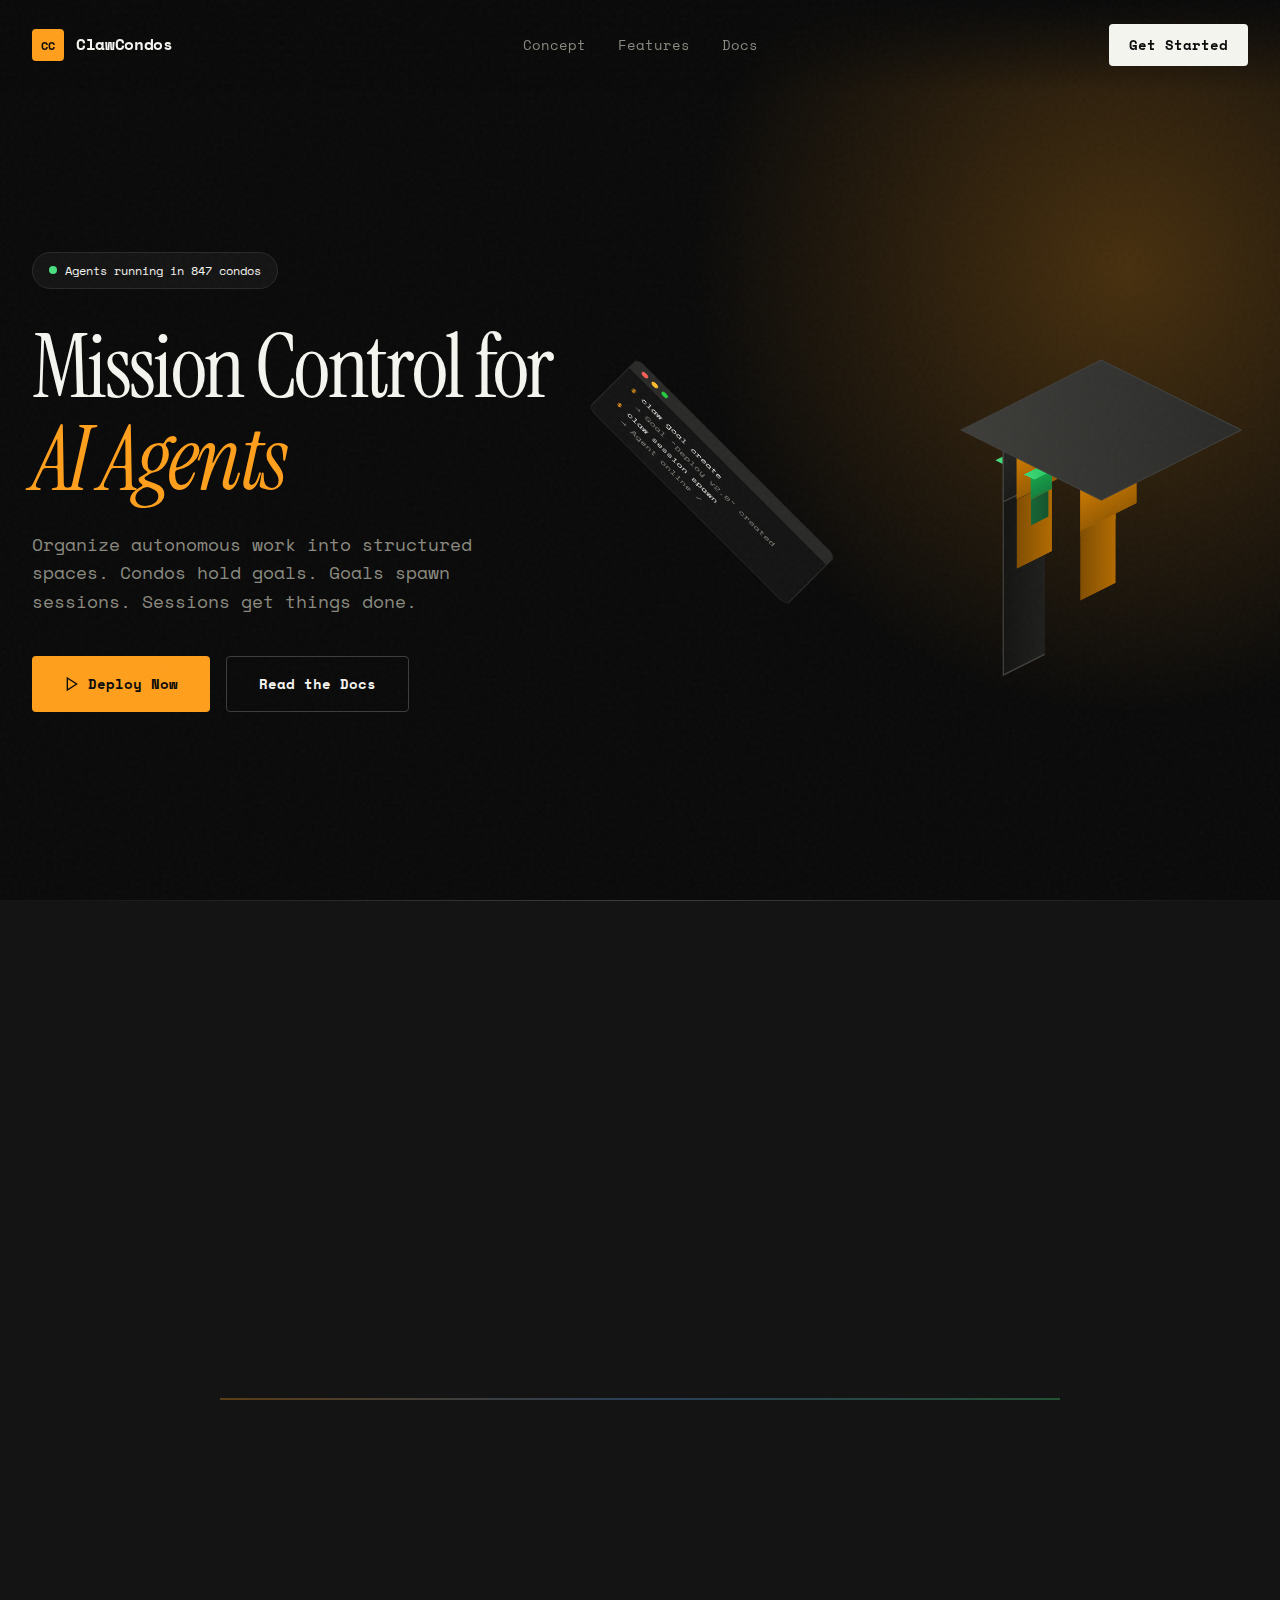
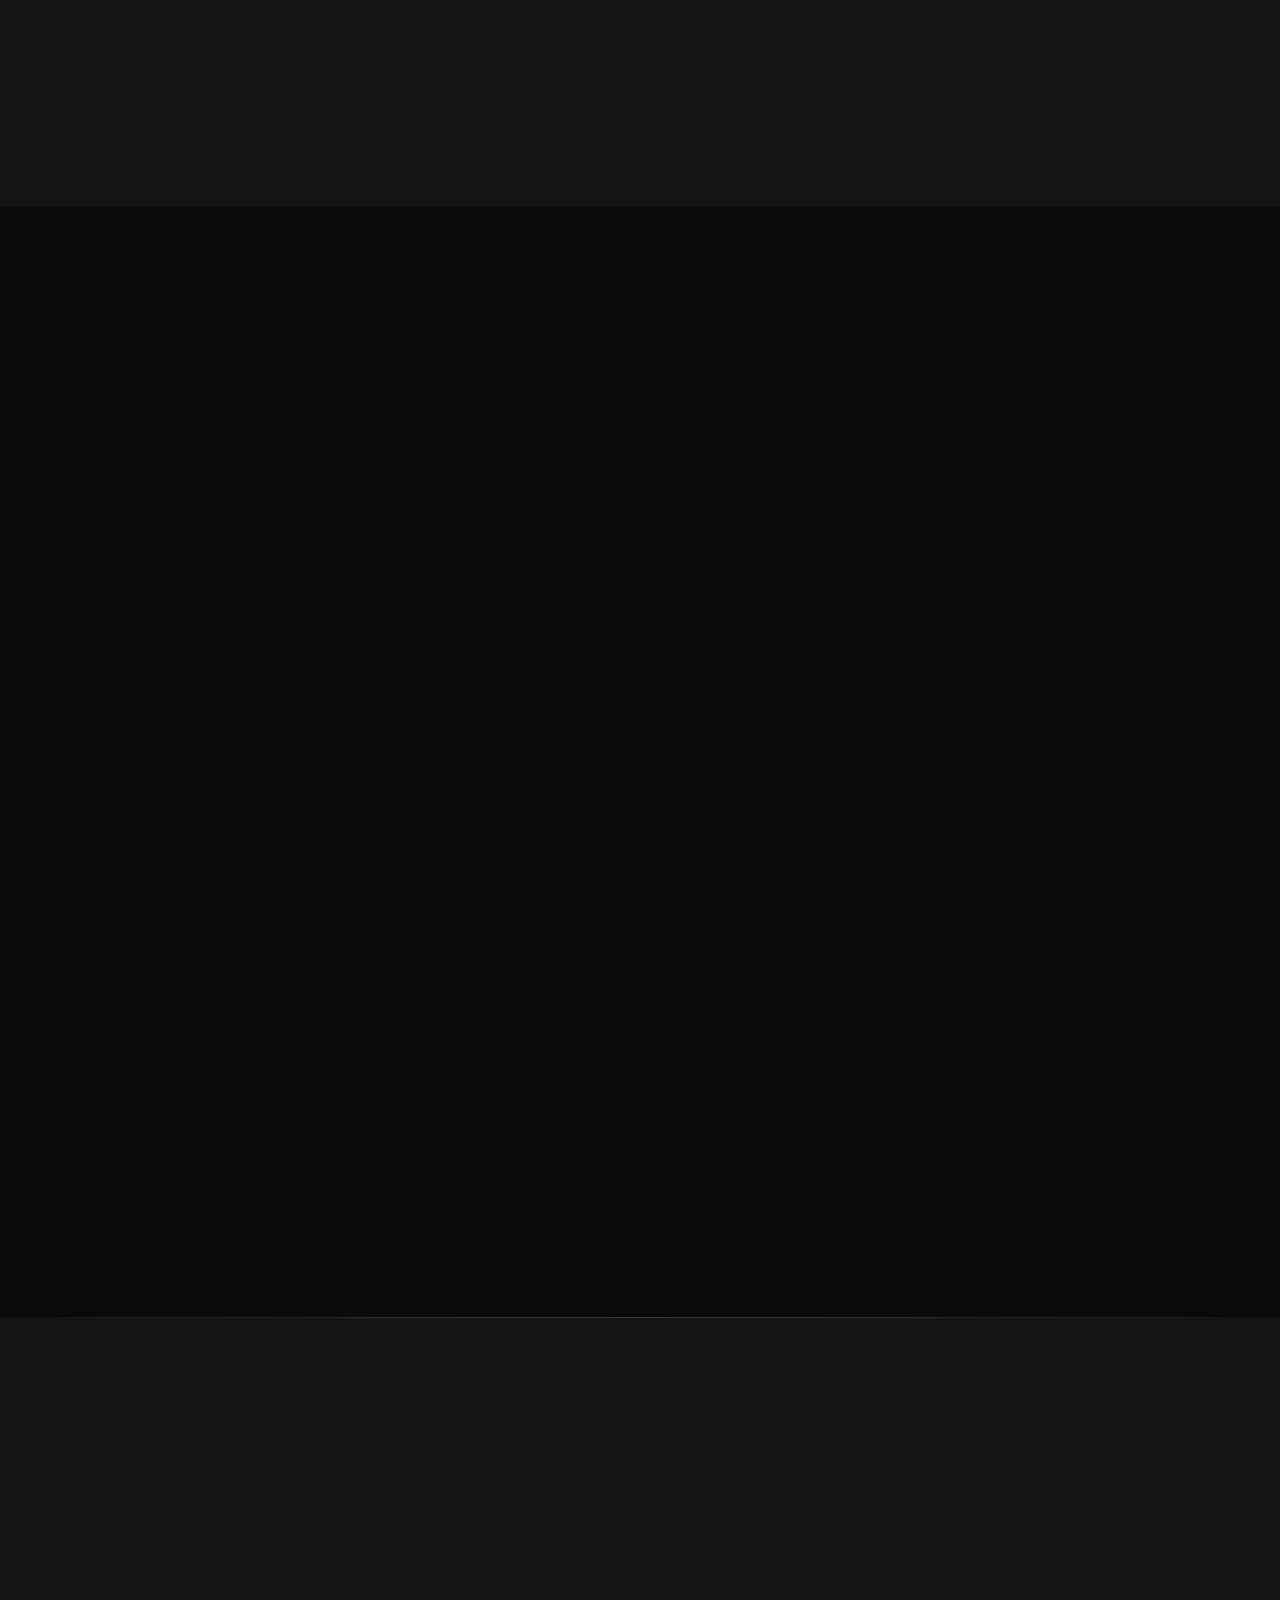
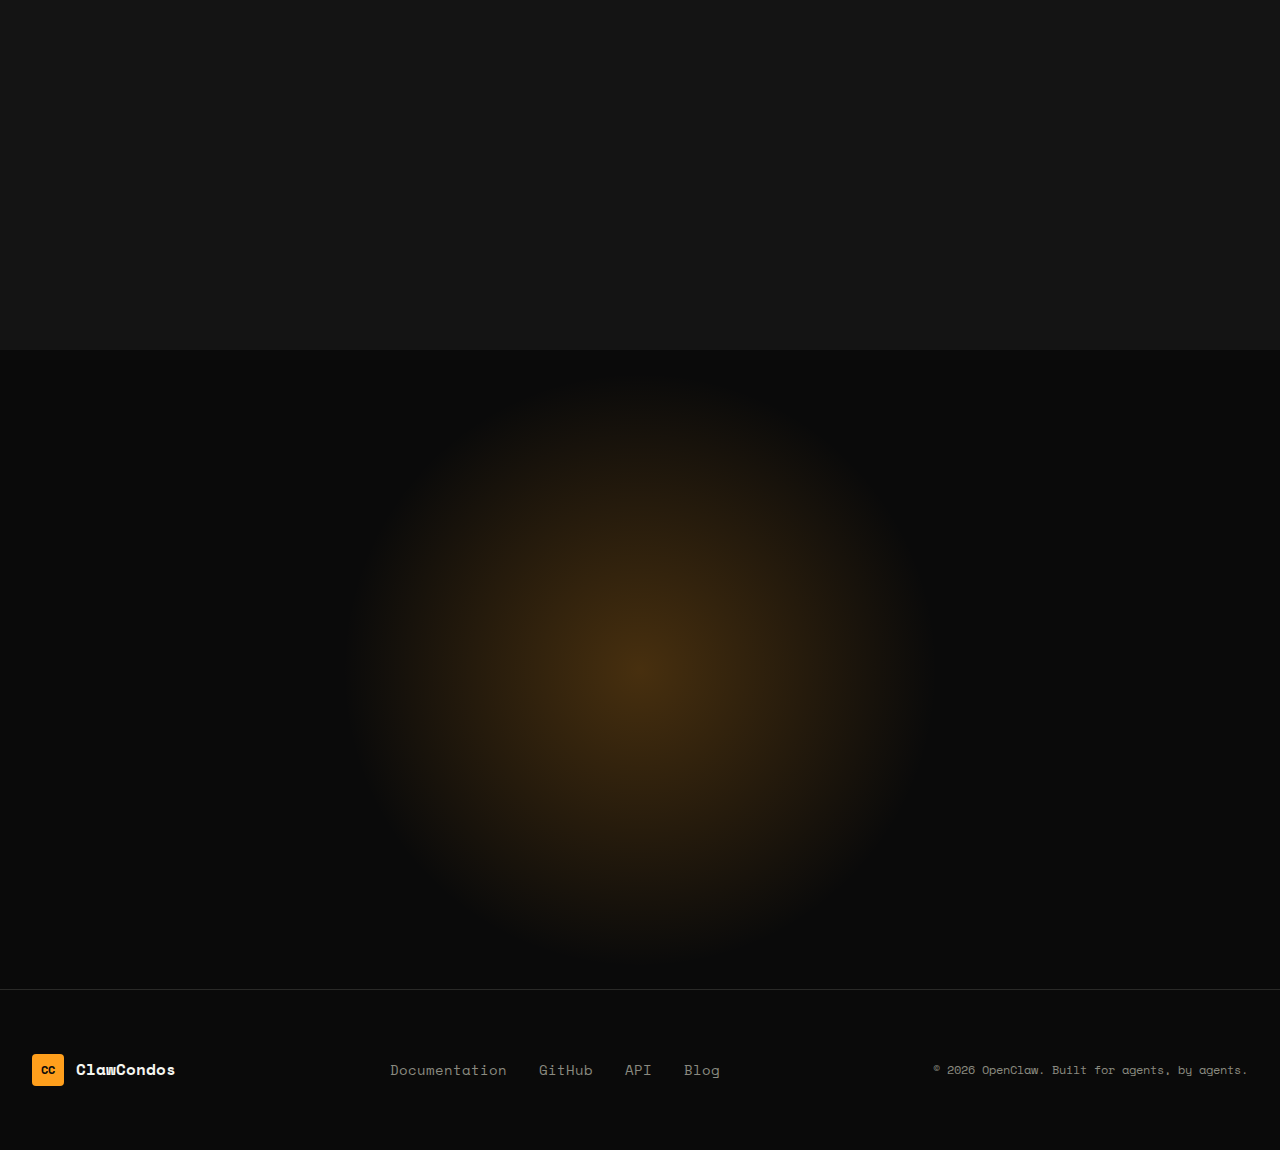
<file: landing/index.html>
<!DOCTYPE html>
<html lang="en">
<head>
  <meta charset="UTF-8">
  <meta name="viewport" content="width=device-width, initial-scale=1.0">
  <title>ClawCondos — Mission Control for AI Agents</title>
  <link rel="preconnect" href="https://fonts.googleapis.com">
  <link rel="preconnect" href="https://fonts.gstatic.com" crossorigin>
  <link href="https://fonts.googleapis.com/css2?family=Space+Mono:wght@400;700&family=Instrument+Serif:ital@0;1&display=swap" rel="stylesheet">
  <style>
    :root {
      --bg-deep: #0a0a0a;
      --bg-surface: #141414;
      --bg-elevated: #1a1a1a;
      --concrete: #2a2a28;
      --concrete-light: #3d3d3a;
      --text-primary: #f5f5f0;
      --text-muted: #8a8a80;
      --accent-amber: #ff9f1c;
      --accent-amber-glow: #ff9f1c40;
      --accent-green: #4ade80;
      --accent-blue: #60a5fa;
      --accent-purple: #c084fc;
      --grain-opacity: 0.03;
    }

    * {
      margin: 0;
      padding: 0;
      box-sizing: border-box;
    }

    html {
      scroll-behavior: smooth;
    }

    body {
      font-family: 'Space Mono', monospace;
      background: var(--bg-deep);
      color: var(--text-primary);
      line-height: 1.6;
      overflow-x: hidden;
    }

    /* Grain overlay */
    body::before {
      content: '';
      position: fixed;
      top: 0;
      left: 0;
      width: 100%;
      height: 100%;
      background-image: url("data:image/svg+xml,%3Csvg viewBox='0 0 256 256' xmlns='http://www.w3.org/2000/svg'%3E%3Cfilter id='noise'%3E%3CfeTurbulence type='fractalNoise' baseFrequency='0.9' numOctaves='4' stitchTiles='stitch'/%3E%3C/filter%3E%3Crect width='100%25' height='100%25' filter='url(%23noise)'/%3E%3C/svg%3E");
      opacity: var(--grain-opacity);
      pointer-events: none;
      z-index: 1000;
    }

    /* Typography */
    .serif {
      font-family: 'Instrument Serif', Georgia, serif;
    }

    .mono {
      font-family: 'Space Mono', monospace;
    }

    /* Layout */
    .container {
      max-width: 1400px;
      margin: 0 auto;
      padding: 0 2rem;
    }

    /* Navigation */
    nav {
      position: fixed;
      top: 0;
      left: 0;
      right: 0;
      z-index: 100;
      padding: 1.5rem 2rem;
      display: flex;
      justify-content: space-between;
      align-items: center;
      background: linear-gradient(to bottom, var(--bg-deep) 0%, transparent 100%);
    }

    .logo {
      display: flex;
      align-items: center;
      gap: 0.75rem;
      font-weight: 700;
      font-size: 1rem;
      letter-spacing: -0.02em;
    }

    .logo-icon {
      width: 32px;
      height: 32px;
      background: var(--accent-amber);
      border-radius: 4px;
      display: flex;
      align-items: center;
      justify-content: center;
      font-weight: 700;
      color: var(--bg-deep);
      font-size: 0.75rem;
    }

    .nav-links {
      display: flex;
      gap: 2rem;
      list-style: none;
    }

    .nav-links a {
      color: var(--text-muted);
      text-decoration: none;
      font-size: 0.875rem;
      transition: color 0.2s;
    }

    .nav-links a:hover {
      color: var(--text-primary);
    }

    .nav-cta {
      background: var(--text-primary);
      color: var(--bg-deep);
      padding: 0.625rem 1.25rem;
      border-radius: 4px;
      text-decoration: none;
      font-size: 0.875rem;
      font-weight: 700;
      transition: all 0.2s;
    }

    .nav-cta:hover {
      background: var(--accent-amber);
      transform: translateY(-1px);
    }

    /* Hero Section */
    .hero {
      min-height: 100vh;
      display: grid;
      grid-template-columns: 1fr 1fr;
      gap: 4rem;
      align-items: center;
      padding: 8rem 2rem 4rem;
      position: relative;
    }

    .hero::before {
      content: '';
      position: absolute;
      top: 0;
      right: 0;
      width: 60%;
      height: 100%;
      background: radial-gradient(ellipse at 80% 30%, var(--accent-amber-glow) 0%, transparent 50%);
      pointer-events: none;
    }

    .hero-content {
      max-width: 600px;
      z-index: 1;
    }

    .status-badge {
      display: inline-flex;
      align-items: center;
      gap: 0.5rem;
      background: var(--bg-surface);
      border: 1px solid var(--concrete);
      padding: 0.5rem 1rem;
      border-radius: 2rem;
      font-size: 0.75rem;
      margin-bottom: 2rem;
      animation: fadeSlideIn 0.8s ease-out;
    }

    .status-dot {
      width: 8px;
      height: 8px;
      background: var(--accent-green);
      border-radius: 50%;
      animation: pulse 2s infinite;
    }

    @keyframes pulse {
      0%, 100% { opacity: 1; }
      50% { opacity: 0.5; }
    }

    .hero h1 {
      font-family: 'Instrument Serif', Georgia, serif;
      font-size: clamp(3rem, 8vw, 5.5rem);
      font-weight: 400;
      line-height: 1.05;
      letter-spacing: -0.03em;
      margin-bottom: 1.5rem;
      animation: fadeSlideIn 0.8s ease-out 0.1s both;
    }

    .hero h1 em {
      font-style: italic;
      color: var(--accent-amber);
    }

    .hero-description {
      font-size: 1.125rem;
      color: var(--text-muted);
      margin-bottom: 2.5rem;
      max-width: 480px;
      animation: fadeSlideIn 0.8s ease-out 0.2s both;
    }

    .hero-actions {
      display: flex;
      gap: 1rem;
      animation: fadeSlideIn 0.8s ease-out 0.3s both;
    }

    .btn-primary {
      background: var(--accent-amber);
      color: var(--bg-deep);
      padding: 1rem 2rem;
      border: none;
      border-radius: 4px;
      font-family: 'Space Mono', monospace;
      font-size: 0.875rem;
      font-weight: 700;
      cursor: pointer;
      transition: all 0.2s;
      text-decoration: none;
      display: inline-flex;
      align-items: center;
      gap: 0.5rem;
    }

    .btn-primary:hover {
      transform: translateY(-2px);
      box-shadow: 0 8px 32px var(--accent-amber-glow);
    }

    .btn-secondary {
      background: transparent;
      color: var(--text-primary);
      padding: 1rem 2rem;
      border: 1px solid var(--concrete-light);
      border-radius: 4px;
      font-family: 'Space Mono', monospace;
      font-size: 0.875rem;
      font-weight: 700;
      cursor: pointer;
      transition: all 0.2s;
      text-decoration: none;
    }

    .btn-secondary:hover {
      border-color: var(--text-muted);
      background: var(--bg-surface);
    }

    @keyframes fadeSlideIn {
      from {
        opacity: 0;
        transform: translateY(20px);
      }
      to {
        opacity: 1;
        transform: translateY(0);
      }
    }

    /* Isometric Visualization */
    .hero-visual {
      position: relative;
      height: 600px;
      display: flex;
      align-items: center;
      justify-content: center;
      z-index: 1;
    }

    .iso-scene {
      transform: rotateX(60deg) rotateZ(-45deg);
      transform-style: preserve-3d;
      position: relative;
    }

    .iso-block {
      position: absolute;
      transform-style: preserve-3d;
      animation: floatIn 1s ease-out both;
    }

    .iso-block .top {
      position: absolute;
      transform: translateZ(var(--height));
      background: var(--top-color);
    }

    .iso-block .front {
      position: absolute;
      transform: rotateX(-90deg);
      transform-origin: bottom;
      background: var(--front-color);
      height: var(--height);
    }

    .iso-block .right {
      position: absolute;
      transform: rotateY(90deg) rotateX(-90deg);
      transform-origin: bottom left;
      background: var(--right-color);
      height: var(--height);
    }

    /* Condo block (large base) */
    .condo-block {
      --height: 60px;
      --top-color: linear-gradient(135deg, #3d3d3a 0%, #2a2a28 100%);
      --front-color: linear-gradient(to bottom, #252523 0%, #1a1a18 100%);
      --right-color: linear-gradient(to bottom, #1f1f1d 0%, #141412 100%);
      animation-delay: 0.2s;
    }

    .condo-block .top,
    .condo-block .front,
    .condo-block .right {
      width: 200px;
    }

    .condo-block .top {
      height: 200px;
      border: 2px solid var(--concrete-light);
    }

    .condo-block .front {
      width: 200px;
      border-left: 2px solid var(--concrete-light);
      border-bottom: 2px solid var(--concrete-light);
    }

    .condo-block .right {
      width: 200px;
      border-right: 2px solid var(--concrete-light);
      border-bottom: 2px solid var(--concrete-light);
    }

    /* Goal blocks (medium, on top of condo) */
    .goal-block {
      --height: 50px;
      --top-color: linear-gradient(135deg, var(--accent-amber) 0%, #e88f00 100%);
      --front-color: linear-gradient(to bottom, #cc7a00 0%, #995c00 100%);
      --right-color: linear-gradient(to bottom, #b36b00 0%, #804d00 100%);
    }

    .goal-block .top,
    .goal-block .front,
    .goal-block .right {
      width: 80px;
    }

    .goal-block .top {
      height: 80px;
    }

    .goal-block:nth-child(2) {
      left: 10px;
      top: 10px;
      animation-delay: 0.4s;
    }

    .goal-block:nth-child(3) {
      left: 100px;
      top: 10px;
      animation-delay: 0.5s;
    }

    .goal-block:nth-child(4) {
      left: 10px;
      top: 100px;
      animation-delay: 0.6s;
    }

    /* Session blocks (small, stacked) */
    .session-block {
      --height: 25px;
      --top-color: linear-gradient(135deg, var(--accent-green) 0%, #22c55e 100%);
      --front-color: linear-gradient(to bottom, #16a34a 0%, #15803d 100%);
      --right-color: linear-gradient(to bottom, #14532d 0%, #166534 100%);
    }

    .session-block .top,
    .session-block .front,
    .session-block .right {
      width: 30px;
    }

    .session-block .top {
      height: 30px;
    }

    .session-block:nth-child(5) {
      left: 20px;
      top: 20px;
      animation-delay: 0.8s;
    }

    .session-block:nth-child(6) {
      left: 45px;
      top: 20px;
      animation-delay: 0.9s;
    }

    .session-block:nth-child(7) {
      left: 20px;
      top: 45px;
      animation-delay: 1s;
    }

    @keyframes floatIn {
      from {
        opacity: 0;
        transform: translateZ(50px);
      }
      to {
        opacity: 1;
        transform: translateZ(0);
      }
    }

    /* Block labels */
    .block-label {
      position: absolute;
      font-size: 0.625rem;
      text-transform: uppercase;
      letter-spacing: 0.1em;
      color: var(--text-muted);
      white-space: nowrap;
    }

    .condo-label {
      bottom: -40px;
      left: 50%;
      transform: translateX(-50%) rotateZ(45deg) rotateX(-60deg);
    }

    /* Terminal Preview */
    .terminal-preview {
      position: absolute;
      top: 50%;
      left: -100px;
      transform: translateY(-50%) rotateZ(45deg) rotateX(-60deg);
      background: var(--bg-surface);
      border: 1px solid var(--concrete);
      border-radius: 8px;
      width: 280px;
      overflow: hidden;
      animation: fadeSlideIn 1s ease-out 1.2s both;
    }

    .terminal-header {
      background: var(--concrete);
      padding: 0.5rem 0.75rem;
      display: flex;
      gap: 0.375rem;
    }

    .terminal-dot {
      width: 8px;
      height: 8px;
      border-radius: 50%;
      background: var(--bg-elevated);
    }

    .terminal-dot:nth-child(1) { background: #ff5f56; }
    .terminal-dot:nth-child(2) { background: #ffbd2e; }
    .terminal-dot:nth-child(3) { background: #27ca40; }

    .terminal-body {
      padding: 1rem;
      font-size: 0.7rem;
      line-height: 1.8;
    }

    .terminal-line {
      display: flex;
      gap: 0.5rem;
    }

    .terminal-prompt {
      color: var(--accent-amber);
    }

    .terminal-cmd {
      color: var(--text-primary);
    }

    .terminal-output {
      color: var(--text-muted);
      margin-left: 1rem;
    }

    /* Concept Section */
    .concept {
      padding: 8rem 2rem;
      background: var(--bg-surface);
      position: relative;
    }

    .concept::before {
      content: '';
      position: absolute;
      top: 0;
      left: 0;
      right: 0;
      height: 1px;
      background: linear-gradient(to right, transparent, var(--concrete-light), transparent);
    }

    .concept-header {
      text-align: center;
      max-width: 800px;
      margin: 0 auto 6rem;
    }

    .section-label {
      font-size: 0.75rem;
      text-transform: uppercase;
      letter-spacing: 0.2em;
      color: var(--accent-amber);
      margin-bottom: 1rem;
    }

    .concept-header h2 {
      font-family: 'Instrument Serif', Georgia, serif;
      font-size: clamp(2rem, 5vw, 3.5rem);
      font-weight: 400;
      line-height: 1.2;
      margin-bottom: 1.5rem;
    }

    .concept-header p {
      color: var(--text-muted);
      font-size: 1.125rem;
    }

    /* Hierarchy Flow */
    .hierarchy-flow {
      display: grid;
      grid-template-columns: repeat(3, 1fr);
      gap: 2rem;
      max-width: 1200px;
      margin: 0 auto;
      position: relative;
    }

    .hierarchy-flow::before {
      content: '';
      position: absolute;
      top: 80px;
      left: 15%;
      right: 15%;
      height: 2px;
      background: linear-gradient(to right, var(--accent-amber), var(--accent-blue), var(--accent-green));
      opacity: 0.3;
    }

    .hierarchy-item {
      text-align: center;
      padding: 2rem;
      background: var(--bg-elevated);
      border: 1px solid var(--concrete);
      border-radius: 8px;
      position: relative;
      transition: all 0.3s;
    }

    .hierarchy-item:hover {
      border-color: var(--accent-amber);
      transform: translateY(-4px);
    }

    .hierarchy-icon {
      width: 100px;
      height: 100px;
      margin: 0 auto 1.5rem;
      display: flex;
      align-items: center;
      justify-content: center;
      position: relative;
    }

    .hierarchy-item:nth-child(1) .hierarchy-icon {
      background: linear-gradient(135deg, var(--concrete) 0%, var(--bg-surface) 100%);
      border-radius: 8px;
      border: 2px solid var(--concrete-light);
    }

    .hierarchy-item:nth-child(2) .hierarchy-icon {
      background: linear-gradient(135deg, var(--accent-amber) 0%, #cc7a00 100%);
      border-radius: 8px;
    }

    .hierarchy-item:nth-child(3) .hierarchy-icon {
      background: linear-gradient(135deg, var(--accent-green) 0%, #16a34a 100%);
      border-radius: 50%;
    }

    .hierarchy-icon svg {
      width: 40px;
      height: 40px;
      stroke: var(--text-primary);
      stroke-width: 1.5;
      fill: none;
    }

    .hierarchy-item:nth-child(2) .hierarchy-icon svg,
    .hierarchy-item:nth-child(3) .hierarchy-icon svg {
      stroke: var(--bg-deep);
    }

    .hierarchy-item h3 {
      font-size: 1.25rem;
      font-weight: 700;
      margin-bottom: 0.5rem;
      letter-spacing: -0.02em;
    }

    .hierarchy-item .count {
      font-size: 0.75rem;
      color: var(--text-muted);
      margin-bottom: 1rem;
    }

    .hierarchy-item p {
      color: var(--text-muted);
      font-size: 0.875rem;
      line-height: 1.7;
    }

    .arrow-connector {
      position: absolute;
      top: 80px;
      right: -1.5rem;
      color: var(--accent-amber);
      font-size: 1.5rem;
      z-index: 2;
    }

    .hierarchy-item:last-child .arrow-connector {
      display: none;
    }

    /* Features Grid */
    .features {
      padding: 8rem 2rem;
      background: var(--bg-deep);
    }

    .features-header {
      max-width: 600px;
      margin-bottom: 4rem;
    }

    .features-header h2 {
      font-family: 'Instrument Serif', Georgia, serif;
      font-size: clamp(2rem, 4vw, 3rem);
      font-weight: 400;
      line-height: 1.2;
      margin-bottom: 1rem;
    }

    .features-header p {
      color: var(--text-muted);
    }

    .features-grid {
      display: grid;
      grid-template-columns: repeat(auto-fit, minmax(300px, 1fr));
      gap: 1.5rem;
    }

    .feature-card {
      background: var(--bg-surface);
      border: 1px solid var(--concrete);
      border-radius: 8px;
      padding: 2rem;
      transition: all 0.3s;
      position: relative;
      overflow: hidden;
    }

    .feature-card::before {
      content: '';
      position: absolute;
      top: 0;
      left: 0;
      right: 0;
      height: 2px;
      background: var(--card-accent, var(--accent-amber));
      transform: scaleX(0);
      transition: transform 0.3s;
    }

    .feature-card:hover::before {
      transform: scaleX(1);
    }

    .feature-card:hover {
      border-color: var(--concrete-light);
      transform: translateY(-2px);
    }

    .feature-icon {
      width: 48px;
      height: 48px;
      background: var(--bg-elevated);
      border-radius: 8px;
      display: flex;
      align-items: center;
      justify-content: center;
      margin-bottom: 1.5rem;
      color: var(--card-accent, var(--accent-amber));
    }

    .feature-card:nth-child(2) { --card-accent: var(--accent-blue); }
    .feature-card:nth-child(3) { --card-accent: var(--accent-green); }
    .feature-card:nth-child(4) { --card-accent: var(--accent-purple); }
    .feature-card:nth-child(5) { --card-accent: var(--accent-amber); }
    .feature-card:nth-child(6) { --card-accent: var(--accent-blue); }

    .feature-card h3 {
      font-size: 1.125rem;
      font-weight: 700;
      margin-bottom: 0.75rem;
      letter-spacing: -0.02em;
    }

    .feature-card p {
      color: var(--text-muted);
      font-size: 0.875rem;
      line-height: 1.7;
    }

    /* Code Preview Section */
    .preview {
      padding: 8rem 2rem;
      background: var(--bg-surface);
      position: relative;
      overflow: hidden;
    }

    .preview::before {
      content: '';
      position: absolute;
      top: 0;
      left: 0;
      right: 0;
      height: 1px;
      background: linear-gradient(to right, transparent, var(--concrete-light), transparent);
    }

    .preview-container {
      display: grid;
      grid-template-columns: 1fr 1.2fr;
      gap: 4rem;
      align-items: center;
      max-width: 1200px;
      margin: 0 auto;
    }

    .preview-content h2 {
      font-family: 'Instrument Serif', Georgia, serif;
      font-size: clamp(2rem, 4vw, 3rem);
      font-weight: 400;
      line-height: 1.2;
      margin-bottom: 1.5rem;
    }

    .preview-content p {
      color: var(--text-muted);
      font-size: 1rem;
      margin-bottom: 2rem;
      line-height: 1.8;
    }

    .preview-code {
      background: var(--bg-deep);
      border: 1px solid var(--concrete);
      border-radius: 12px;
      overflow: hidden;
    }

    .code-header {
      background: var(--concrete);
      padding: 0.75rem 1rem;
      display: flex;
      align-items: center;
      justify-content: space-between;
    }

    .code-tabs {
      display: flex;
      gap: 1rem;
    }

    .code-tab {
      font-size: 0.75rem;
      color: var(--text-muted);
      cursor: pointer;
      padding: 0.25rem 0.5rem;
      border-radius: 4px;
      transition: all 0.2s;
    }

    .code-tab.active {
      color: var(--text-primary);
      background: var(--bg-elevated);
    }

    .code-body {
      padding: 1.5rem;
      font-size: 0.8rem;
      line-height: 1.8;
      overflow-x: auto;
    }

    .code-body pre {
      margin: 0;
    }

    .code-comment { color: var(--text-muted); }
    .code-keyword { color: var(--accent-purple); }
    .code-string { color: var(--accent-green); }
    .code-property { color: var(--accent-blue); }
    .code-value { color: var(--accent-amber); }

    /* CTA Section */
    .cta {
      padding: 10rem 2rem;
      text-align: center;
      position: relative;
      background: var(--bg-deep);
    }

    .cta::before {
      content: '';
      position: absolute;
      top: 50%;
      left: 50%;
      transform: translate(-50%, -50%);
      width: 600px;
      height: 600px;
      background: radial-gradient(circle, var(--accent-amber-glow) 0%, transparent 70%);
      pointer-events: none;
    }

    .cta-content {
      position: relative;
      z-index: 1;
      max-width: 700px;
      margin: 0 auto;
    }

    .cta h2 {
      font-family: 'Instrument Serif', Georgia, serif;
      font-size: clamp(2.5rem, 6vw, 4rem);
      font-weight: 400;
      line-height: 1.1;
      margin-bottom: 1.5rem;
    }

    .cta h2 em {
      font-style: italic;
      color: var(--accent-amber);
    }

    .cta p {
      color: var(--text-muted);
      font-size: 1.125rem;
      margin-bottom: 2.5rem;
    }

    .cta-actions {
      display: flex;
      justify-content: center;
      gap: 1rem;
    }

    /* Footer */
    footer {
      padding: 4rem 2rem;
      border-top: 1px solid var(--concrete);
      background: var(--bg-deep);
    }

    .footer-content {
      display: flex;
      justify-content: space-between;
      align-items: center;
      max-width: 1400px;
      margin: 0 auto;
    }

    .footer-logo {
      display: flex;
      align-items: center;
      gap: 0.75rem;
      font-weight: 700;
    }

    .footer-links {
      display: flex;
      gap: 2rem;
      list-style: none;
    }

    .footer-links a {
      color: var(--text-muted);
      text-decoration: none;
      font-size: 0.875rem;
      transition: color 0.2s;
    }

    .footer-links a:hover {
      color: var(--text-primary);
    }

    .footer-copy {
      color: var(--text-muted);
      font-size: 0.75rem;
    }

    /* Responsive */
    @media (max-width: 1024px) {
      .hero {
        grid-template-columns: 1fr;
        text-align: center;
        padding-top: 10rem;
      }

      .hero-content {
        max-width: 100%;
      }

      .hero-description {
        max-width: 100%;
      }

      .hero-actions {
        justify-content: center;
      }

      .hero-visual {
        height: 400px;
        margin-top: -2rem;
      }

      .terminal-preview {
        display: none;
      }

      .preview-container {
        grid-template-columns: 1fr;
      }

      .hierarchy-flow::before {
        display: none;
      }
    }

    @media (max-width: 768px) {
      nav {
        padding: 1rem;
      }

      .nav-links {
        display: none;
      }

      .hierarchy-flow {
        grid-template-columns: 1fr;
      }

      .arrow-connector {
        display: none;
      }

      .footer-content {
        flex-direction: column;
        gap: 2rem;
        text-align: center;
      }

      .hero-actions {
        flex-direction: column;
      }

      .cta-actions {
        flex-direction: column;
        align-items: center;
      }
    }

    /* Scroll animations */
    .reveal {
      opacity: 0;
      transform: translateY(30px);
      transition: all 0.8s ease-out;
    }

    .reveal.visible {
      opacity: 1;
      transform: translateY(0);
    }
  </style>
</head>
<body>
  <!-- Navigation -->
  <nav>
    <div class="logo">
      <div class="logo-icon">CC</div>
      <span>ClawCondos</span>
    </div>
    <ul class="nav-links">
      <li><a href="#concept">Concept</a></li>
      <li><a href="#features">Features</a></li>
      <li><a href="#docs">Docs</a></li>
    </ul>
    <a href="#start" class="nav-cta">Get Started</a>
  </nav>

  <!-- Hero Section -->
  <section class="hero container">
    <div class="hero-content">
      <div class="status-badge">
        <span class="status-dot"></span>
        <span>Agents running in 847 condos</span>
      </div>
      <h1>Mission Control for <em>AI Agents</em></h1>
      <p class="hero-description">
        Organize autonomous work into structured spaces. Condos hold goals. 
        Goals spawn sessions. Sessions get things done.
      </p>
      <div class="hero-actions">
        <a href="#start" class="btn-primary">
          <svg width="16" height="16" viewBox="0 0 24 24" fill="none" stroke="currentColor" stroke-width="2">
            <polygon points="5 3 19 12 5 21 5 3"/>
          </svg>
          Deploy Now
        </a>
        <a href="#docs" class="btn-secondary">Read the Docs</a>
      </div>
    </div>

    <div class="hero-visual">
      <div class="iso-scene">
        <!-- Condo (base block) -->
        <div class="iso-block condo-block">
          <div class="top"></div>
          <div class="front"></div>
          <div class="right"></div>
        </div>

        <!-- Goals (amber blocks) -->
        <div class="iso-block goal-block" style="left: 15px; top: 15px;">
          <div class="top"></div>
          <div class="front"></div>
          <div class="right"></div>
        </div>
        <div class="iso-block goal-block" style="left: 105px; top: 15px;">
          <div class="top"></div>
          <div class="front"></div>
          <div class="right"></div>
        </div>
        <div class="iso-block goal-block" style="left: 15px; top: 105px;">
          <div class="top"></div>
          <div class="front"></div>
          <div class="right"></div>
        </div>

        <!-- Sessions (green blocks) -->
        <div class="iso-block session-block" style="left: 25px; top: 25px;">
          <div class="top"></div>
          <div class="front"></div>
          <div class="right"></div>
        </div>
        <div class="iso-block session-block" style="left: 50px; top: 25px;">
          <div class="top"></div>
          <div class="front"></div>
          <div class="right"></div>
        </div>
        <div class="iso-block session-block" style="left: 25px; top: 50px;">
          <div class="top"></div>
          <div class="front"></div>
          <div class="right"></div>
        </div>
      </div>

      <!-- Terminal Preview -->
      <div class="terminal-preview">
        <div class="terminal-header">
          <span class="terminal-dot"></span>
          <span class="terminal-dot"></span>
          <span class="terminal-dot"></span>
        </div>
        <div class="terminal-body">
          <div class="terminal-line">
            <span class="terminal-prompt">$</span>
            <span class="terminal-cmd">claw goal create</span>
          </div>
          <div class="terminal-output">→ Goal "Deploy v2.0" created</div>
          <div class="terminal-line">
            <span class="terminal-prompt">$</span>
            <span class="terminal-cmd">claw session spawn</span>
          </div>
          <div class="terminal-output">→ Agent online ✓</div>
        </div>
      </div>
    </div>
  </section>

  <!-- Concept Section -->
  <section class="concept" id="concept">
    <div class="concept-header reveal">
      <p class="section-label">The Architecture</p>
      <h2>Three layers of structured autonomy</h2>
      <p>A hierarchical system that gives AI agents clear boundaries and purpose. No chaos. Pure execution.</p>
    </div>

    <div class="hierarchy-flow container">
      <div class="hierarchy-item reveal">
        <div class="hierarchy-icon">
          <svg viewBox="0 0 24 24">
            <rect x="3" y="3" width="18" height="18" rx="2"/>
            <line x1="3" y1="9" x2="21" y2="9"/>
            <line x1="9" y1="21" x2="9" y2="9"/>
          </svg>
        </div>
        <h3>Condos</h3>
        <p class="count">Workspaces</p>
        <p>Isolated environments where related work lives. Each condo has its own context, files, and purpose.</p>
        <span class="arrow-connector">→</span>
      </div>

      <div class="hierarchy-item reveal">
        <div class="hierarchy-icon">
          <svg viewBox="0 0 24 24">
            <circle cx="12" cy="12" r="10"/>
            <path d="M12 6v6l4 2"/>
          </svg>
        </div>
        <h3>Goals</h3>
        <p class="count">Objectives</p>
        <p>Discrete outcomes to achieve. Goals have status, priority, tasks, and deadlines. They belong to condos.</p>
        <span class="arrow-connector">→</span>
      </div>

      <div class="hierarchy-item reveal">
        <div class="hierarchy-icon">
          <svg viewBox="0 0 24 24">
            <path d="M21 15a2 2 0 0 1-2 2H7l-4 4V5a2 2 0 0 1 2-2h14a2 2 0 0 1 2 2z"/>
          </svg>
        </div>
        <h3>Sessions</h3>
        <p class="count">Conversations</p>
        <p>Active agent threads doing work. Sessions execute goals, report progress, and spawn subagents.</p>
      </div>
    </div>
  </section>

  <!-- Features Section -->
  <section class="features" id="features">
    <div class="container">
      <div class="features-header reveal">
        <p class="section-label">Capabilities</p>
        <h2>Everything agents need to stay on track</h2>
        <p>Built for AI-native workflows where context is currency and autonomy needs guardrails.</p>
      </div>

      <div class="features-grid">
        <div class="feature-card reveal">
          <div class="feature-icon">
            <svg width="24" height="24" viewBox="0 0 24 24" fill="none" stroke="currentColor" stroke-width="2">
              <path d="M12 2L2 7l10 5 10-5-10-5z"/>
              <path d="M2 17l10 5 10-5"/>
              <path d="M2 12l10 5 10-5"/>
            </svg>
          </div>
          <h3>Hierarchical Context</h3>
          <p>Goals inherit condo context. Sessions inherit goal context. Every agent knows exactly what it's working on and why.</p>
        </div>

        <div class="feature-card reveal">
          <div class="feature-icon">
            <svg width="24" height="24" viewBox="0 0 24 24" fill="none" stroke="currentColor" stroke-width="2">
              <polyline points="22 12 18 12 15 21 9 3 6 12 2 12"/>
            </svg>
          </div>
          <h3>Real-time Status</h3>
          <p>Live dashboards show active sessions, goal progress, and system health. Know what every agent is doing at a glance.</p>
        </div>

        <div class="feature-card reveal">
          <div class="feature-icon">
            <svg width="24" height="24" viewBox="0 0 24 24" fill="none" stroke="currentColor" stroke-width="2">
              <path d="M17 21v-2a4 4 0 0 0-4-4H5a4 4 0 0 0-4 4v2"/>
              <circle cx="9" cy="7" r="4"/>
              <path d="M23 21v-2a4 4 0 0 0-3-3.87"/>
              <path d="M16 3.13a4 4 0 0 1 0 7.75"/>
            </svg>
          </div>
          <h3>Subagent Spawning</h3>
          <p>Sessions can spawn child sessions for parallel work. Parent agents stay informed. No orphaned processes.</p>
        </div>

        <div class="feature-card reveal">
          <div class="feature-icon">
            <svg width="24" height="24" viewBox="0 0 24 24" fill="none" stroke="currentColor" stroke-width="2">
              <path d="M14 2H6a2 2 0 0 0-2 2v16a2 2 0 0 0 2 2h12a2 2 0 0 0 2-2V8z"/>
              <polyline points="14 2 14 8 20 8"/>
              <line x1="16" y1="13" x2="8" y2="13"/>
              <line x1="16" y1="17" x2="8" y2="17"/>
            </svg>
          </div>
          <h3>File-backed State</h3>
          <p>All data persists as markdown files. Version control friendly. Grep-able. No database lock-in.</p>
        </div>

        <div class="feature-card reveal">
          <div class="feature-icon">
            <svg width="24" height="24" viewBox="0 0 24 24" fill="none" stroke="currentColor" stroke-width="2">
              <rect x="3" y="11" width="18" height="11" rx="2" ry="2"/>
              <path d="M7 11V7a5 5 0 0 1 10 0v4"/>
            </svg>
          </div>
          <h3>Scoped Permissions</h3>
          <p>Control what agents can access per condo. Sensitive projects stay isolated. Blast radius contained.</p>
        </div>

        <div class="feature-card reveal">
          <div class="feature-icon">
            <svg width="24" height="24" viewBox="0 0 24 24" fill="none" stroke="currentColor" stroke-width="2">
              <circle cx="12" cy="12" r="3"/>
              <path d="M19.4 15a1.65 1.65 0 0 0 .33 1.82l.06.06a2 2 0 0 1 0 2.83 2 2 0 0 1-2.83 0l-.06-.06a1.65 1.65 0 0 0-1.82-.33 1.65 1.65 0 0 0-1 1.51V21a2 2 0 0 1-2 2 2 2 0 0 1-2-2v-.09A1.65 1.65 0 0 0 9 19.4a1.65 1.65 0 0 0-1.82.33l-.06.06a2 2 0 0 1-2.83 0 2 2 0 0 1 0-2.83l.06-.06a1.65 1.65 0 0 0 .33-1.82 1.65 1.65 0 0 0-1.51-1H3a2 2 0 0 1-2-2 2 2 0 0 1 2-2h.09A1.65 1.65 0 0 0 4.6 9a1.65 1.65 0 0 0-.33-1.82l-.06-.06a2 2 0 0 1 0-2.83 2 2 0 0 1 2.83 0l.06.06a1.65 1.65 0 0 0 1.82.33H9a1.65 1.65 0 0 0 1-1.51V3a2 2 0 0 1 2-2 2 2 0 0 1 2 2v.09a1.65 1.65 0 0 0 1 1.51 1.65 1.65 0 0 0 1.82-.33l.06-.06a2 2 0 0 1 2.83 0 2 2 0 0 1 0 2.83l-.06.06a1.65 1.65 0 0 0-.33 1.82V9a1.65 1.65 0 0 0 1.51 1H21a2 2 0 0 1 2 2 2 2 0 0 1-2 2h-.09a1.65 1.65 0 0 0-1.51 1z"/>
            </svg>
          </div>
          <h3>API & CLI</h3>
          <p>Full REST API plus command-line tools. Integrate with existing workflows. Automate everything.</p>
        </div>
      </div>
    </div>
  </section>

  <!-- Code Preview Section -->
  <section class="preview" id="docs">
    <div class="preview-container container">
      <div class="preview-content reveal">
        <p class="section-label">Simple Integration</p>
        <h2>Designed for agent-first workflows</h2>
        <p>
          ClawCondos exposes clean APIs that agents can call directly. 
          Create goals, update progress, spawn sessions — all through 
          straightforward JSON endpoints or the CLI.
        </p>
        <a href="#" class="btn-secondary">View API Reference</a>
      </div>

      <div class="preview-code reveal">
        <div class="code-header">
          <div class="code-tabs">
            <span class="code-tab active">goal_update.json</span>
            <span class="code-tab">session.py</span>
          </div>
        </div>
        <div class="code-body">
<pre><code><span class="code-comment">// Update goal progress from an active session</span>
{
  <span class="code-property">"action"</span>: <span class="code-string">"goal_update"</span>,
  <span class="code-property">"goalId"</span>: <span class="code-string">"goal_abc123"</span>,
  <span class="code-property">"status"</span>: <span class="code-string">"in-progress"</span>,
  <span class="code-property">"summary"</span>: <span class="code-string">"Completed API integration"</span>,
  <span class="code-property">"nextTask"</span>: <span class="code-string">"Writing test coverage"</span>,
  <span class="code-property">"files"</span>: [
    <span class="code-string">"src/api/client.ts"</span>,
    <span class="code-string">"tests/api.test.ts"</span>
  ]
}</code></pre>
        </div>
      </div>
    </div>
  </section>

  <!-- CTA Section -->
  <section class="cta" id="start">
    <div class="cta-content reveal">
      <h2>Ready to give your agents a <em>home?</em></h2>
      <p>ClawCondos runs locally or in the cloud. Deploy in minutes, not days.</p>
      <div class="cta-actions">
        <a href="#" class="btn-primary">
          <svg width="16" height="16" viewBox="0 0 24 24" fill="none" stroke="currentColor" stroke-width="2">
            <path d="M4 19.5A2.5 2.5 0 0 1 6.5 17H20"/>
            <path d="M6.5 2H20v20H6.5A2.5 2.5 0 0 1 4 19.5v-15A2.5 2.5 0 0 1 6.5 2z"/>
          </svg>
          Read the Docs
        </a>
        <a href="#" class="btn-secondary">View on GitHub</a>
      </div>
    </div>
  </section>

  <!-- Footer -->
  <footer>
    <div class="footer-content">
      <div class="footer-logo">
        <div class="logo-icon">CC</div>
        <span>ClawCondos</span>
      </div>
      <ul class="footer-links">
        <li><a href="#">Documentation</a></li>
        <li><a href="#">GitHub</a></li>
        <li><a href="#">API</a></li>
        <li><a href="#">Blog</a></li>
      </ul>
      <p class="footer-copy">© 2026 OpenClaw. Built for agents, by agents.</p>
    </div>
  </footer>

  <script>
    // Scroll reveal animations
    const revealElements = document.querySelectorAll('.reveal');
    
    const revealOnScroll = () => {
      const windowHeight = window.innerHeight;
      
      revealElements.forEach(el => {
        const elementTop = el.getBoundingClientRect().top;
        const revealPoint = 100;
        
        if (elementTop < windowHeight - revealPoint) {
          el.classList.add('visible');
        }
      });
    };
    
    window.addEventListener('scroll', revealOnScroll);
    window.addEventListener('load', revealOnScroll);

    // Smooth scroll for anchor links
    document.querySelectorAll('a[href^="#"]').forEach(anchor => {
      anchor.addEventListener('click', function (e) {
        e.preventDefault();
        const target = document.querySelector(this.getAttribute('href'));
        if (target) {
          target.scrollIntoView({
            behavior: 'smooth',
            block: 'start'
          });
        }
      });
    });

    // Code tab switching (demo functionality)
    const codeTabs = document.querySelectorAll('.code-tab');
    codeTabs.forEach(tab => {
      tab.addEventListener('click', () => {
        codeTabs.forEach(t => t.classList.remove('active'));
        tab.classList.add('active');
      });
    });

    // Animate counter in status badge
    const statusBadge = document.querySelector('.status-badge span:last-child');
    if (statusBadge) {
      let count = 847;
      setInterval(() => {
        count += Math.floor(Math.random() * 3) - 1;
        count = Math.max(800, Math.min(900, count));
        statusBadge.textContent = `Agents running in ${count} condos`;
      }, 3000);
    }
  </script>
</body>
</html>
</file>
<file: styles/main.css>
/* ═══════════════════════════════════════════════════════════════
   SHARP DASHBOARD - Premium Dark Theme
   Polish pass: Typography, spacing, micro-interactions, refined palette
   ═══════════════════════════════════════════════════════════════ */

/* Font imports - distinctive but readable */
@import url('https://fonts.googleapis.com/css2?family=Plus+Jakarta+Sans:wght@400;500;600;700&family=JetBrains+Mono:wght@400;500&display=swap');

* { box-sizing: border-box; margin: 0; padding: 0; }

:root {
  /* Refined dark palette - deeper, more sophisticated */
  --bg: #0a0c10;
  --bg-elevated: #12161e;
  --bg-panel: #151a24;
  --bg-hover: #1a2030;
  --bg-active: #1f2940;
  --bg-input: #0d1117;
  --bg-card: #13171f;
  
  /* Borders - subtle but present */
  --border: #262f3d;
  --border-subtle: #1e2531;
  --border-hover: #3a4556;
  
  /* Text hierarchy */
  --text: #e8edf5;
  --text-secondary: #a0adc0;
  --text-dim: #6b7b92;
  --text-muted: #4a5568;
  
  /* Accent colors - refined palette */
  --accent: #5b9cf4;
  --accent-hover: #74aef7;
  --accent-muted: rgba(91, 156, 244, 0.15);
  --accent-glow: rgba(91, 156, 244, 0.25);
  
  /* Semantic colors */
  --green: #4ade80;
  --green-dim: rgba(74, 222, 128, 0.15);
  --yellow: #facc15;
  --yellow-dim: rgba(250, 204, 21, 0.15);
  --red: #f87171;
  --red-dim: rgba(248, 113, 113, 0.15);
  --purple: #a78bfa;
  --purple-dim: rgba(167, 139, 250, 0.15);
  
  /* Brand accents - ClawCondos signature gradient */
  --accent-purple: #9333ea;
  --accent-teal: #2dd4bf;
  --gradient-brand: linear-gradient(135deg, var(--accent-purple) 0%, var(--accent-teal) 100%);
  --gradient-brand-soft: linear-gradient(135deg, rgba(147, 51, 234, 0.2) 0%, rgba(45, 212, 191, 0.15) 100%);
  
  /* Typography */
  --font-sans: 'Plus Jakarta Sans', -apple-system, BlinkMacSystemFont, sans-serif;
  --font-mono: 'JetBrains Mono', 'Monaco', 'Menlo', monospace;
  
  /* Spacing scale */
  --space-xs: 4px;
  --space-sm: 8px;
  --space-md: 12px;
  --space-lg: 16px;
  --space-xl: 24px;
  --space-2xl: 32px;
  
  /* Transitions */
  --transition-fast: 0.15s ease;
  --transition-normal: 0.2s ease;
  --transition-smooth: 0.3s cubic-bezier(0.4, 0, 0.2, 1);
  
  /* Shadows */
  --shadow-sm: 0 1px 2px rgba(0, 0, 0, 0.3);
  --shadow-md: 0 4px 12px rgba(0, 0, 0, 0.4);
  --shadow-lg: 0 8px 24px rgba(0, 0, 0, 0.5);
  --shadow-glow: 0 0 20px var(--accent-glow);
  
  /* Border radius */
  --radius-sm: 6px;
  --radius-md: 10px;
  --radius-lg: 14px;
  --radius-xl: 18px;
}

body {
  font-family: var(--font-sans);
  background: var(--bg);
  color: var(--text);
  height: 100vh;
  overflow: hidden;
  display: flex;
  font-size: 14px;
  line-height: 1.5;
  letter-spacing: -0.01em;
  -webkit-font-smoothing: antialiased;
  -moz-osx-font-smoothing: grayscale;
}

/* ═══════════════════════════════════════════════════════════════
   UNIFIED COMPONENT LIBRARY - ClawCondos Design System
   ═══════════════════════════════════════════════════════════════ */

/* --- Buttons --- */
.btn {
  display: inline-flex;
  align-items: center;
  justify-content: center;
  gap: 8px;
  padding: 10px 18px;
  border-radius: var(--radius-md);
  font-family: var(--font-sans);
  font-size: 0.875rem;
  font-weight: 600;
  cursor: pointer;
  transition: all var(--transition-fast);
  border: none;
  outline: none;
  text-decoration: none;
  white-space: nowrap;
}

.btn:disabled {
  opacity: 0.5;
  cursor: not-allowed;
  transform: none !important;
}

/* Primary - Brand gradient */
.btn-primary {
  background: var(--gradient-brand);
  color: white;
  box-shadow: 0 2px 10px rgba(147, 51, 234, 0.3);
}

.btn-primary:hover:not(:disabled) {
  transform: translateY(-1px);
  box-shadow: 0 4px 16px rgba(147, 51, 234, 0.4);
}

.btn-primary:active:not(:disabled) {
  transform: translateY(0);
}

/* Secondary - Outlined */
.btn-secondary {
  background: rgba(255, 255, 255, 0.06);
  color: var(--text);
  border: 1px solid var(--border);
}

.btn-secondary:hover:not(:disabled) {
  background: rgba(255, 255, 255, 0.1);
  border-color: var(--border-hover);
}

/* Ghost - Minimal */
.btn-ghost {
  background: transparent;
  color: var(--text-dim);
  padding: 8px 14px;
}

.btn-ghost:hover:not(:disabled) {
  color: var(--text);
  background: rgba(255, 255, 255, 0.05);
}

/* Accent - Blue */
.btn-accent {
  background: var(--accent);
  color: white;
}

.btn-accent:hover:not(:disabled) {
  background: var(--accent-hover);
}

/* Small variant */
.btn-sm {
  padding: 6px 12px;
  font-size: 0.8rem;
  border-radius: var(--radius-sm);
}

/* Icon only */
.btn-icon {
  padding: 8px;
  width: 36px;
  height: 36px;
}

/* --- Cards --- */
.card {
  background: var(--bg-card);
  border: 1px solid var(--border-subtle);
  border-radius: var(--radius-lg);
  padding: var(--space-lg);
  transition: all var(--transition-fast);
}

.card:hover {
  border-color: var(--border);
  background: var(--bg-hover);
}

.card-elevated {
  background: var(--bg-elevated);
  box-shadow: var(--shadow-md);
}

/* --- Modals --- */
.modal-overlay {
  position: fixed;
  inset: 0;
  background: rgba(0, 0, 0, 0.75);
  backdrop-filter: blur(4px);
  display: flex;
  align-items: center;
  justify-content: center;
  z-index: 1000;
  padding: 20px;
  animation: fadeIn 0.15s ease;
}

.modal-overlay.hidden {
  display: none;
}

.modal {
  background: var(--bg-elevated);
  border: 1px solid var(--border);
  border-radius: var(--radius-xl);
  padding: var(--space-xl);
  width: 100%;
  max-width: 480px;
  max-height: 90vh;
  overflow-y: auto;
  box-shadow: var(--shadow-lg);
  animation: slideUp 0.2s ease;
}

.modal-title {
  font-size: 1.25rem;
  font-weight: 700;
  margin-bottom: var(--space-sm);
  letter-spacing: -0.02em;
}

.modal-desc {
  color: var(--text-dim);
  font-size: 0.9rem;
  margin-bottom: var(--space-xl);
  line-height: 1.5;
}

@keyframes fadeIn {
  from { opacity: 0; }
  to { opacity: 1; }
}

@keyframes slideUp {
  from { opacity: 0; transform: translateY(10px); }
  to { opacity: 1; transform: translateY(0); }
}

/* --- Form Elements --- */
.form-group {
  margin-bottom: var(--space-lg);
}

.form-label {
  display: block;
  font-size: 0.8rem;
  font-weight: 600;
  color: var(--text-secondary);
  margin-bottom: var(--space-sm);
  text-transform: uppercase;
  letter-spacing: 0.05em;
}

.form-input {
  width: 100%;
  padding: 12px 14px;
  background: var(--bg-input);
  border: 1px solid var(--border);
  border-radius: var(--radius-md);
  color: var(--text);
  font-family: var(--font-sans);
  font-size: 0.95rem;
  transition: all var(--transition-fast);
}

.form-input:focus {
  outline: none;
  border-color: var(--accent);
  box-shadow: 0 0 0 3px var(--accent-muted);
}

.form-input::placeholder {
  color: var(--text-muted);
}

.form-error {
  color: var(--red);
  font-size: 0.85rem;
  margin-top: var(--space-sm);
  display: none;
}

.form-btn {
  padding: 12px 20px;
  background: var(--gradient-brand);
  color: white;
  border: none;
  border-radius: var(--radius-md);
  font-family: var(--font-sans);
  font-size: 0.9rem;
  font-weight: 600;
  cursor: pointer;
  transition: all var(--transition-fast);
}

.form-btn:hover {
  transform: translateY(-1px);
  box-shadow: 0 4px 12px rgba(147, 51, 234, 0.35);
}

/* --- Pills & Badges --- */
.pill {
  display: inline-flex;
  align-items: center;
  gap: 6px;
  padding: 4px 12px;
  background: var(--bg-panel);
  border-radius: 20px;
  font-size: 0.78rem;
  font-weight: 500;
  color: var(--text-secondary);
}

.pill-accent {
  background: var(--accent-muted);
  color: var(--accent);
}

.pill-purple {
  background: var(--purple-dim);
  color: var(--purple);
}

.pill-green {
  background: var(--green-dim);
  color: var(--green);
}

.pill-red {
  background: var(--red-dim);
  color: var(--red);
}

/* --- Panels --- */
.panel {
  background: rgba(0, 0, 0, 0.2);
  border: 1px solid var(--border-subtle);
  border-radius: var(--radius-lg);
  padding: var(--space-lg);
}

.panel-highlight {
  background: var(--gradient-brand-soft);
  border-color: rgba(147, 51, 234, 0.25);
}

/* ═══════════════════════════════════════════════════════════════
   SIDEBAR
   ═══════════════════════════════════════════════════════════════ */
.sidebar {
  width: 280px;
  background: var(--bg-panel);
  border-right: 1px solid var(--border-subtle);
  display: flex;
  flex-direction: column;
  flex-shrink: 0;
  position: relative;
}

/* Subtle gradient overlay for depth */
.sidebar::before {
  content: '';
  position: absolute;
  top: 0;
  left: 0;
  right: 0;
  height: 120px;
  background: linear-gradient(180deg, rgba(91, 156, 244, 0.03) 0%, transparent 100%);
  pointer-events: none;
}

.sidebar-header {
  padding: var(--space-lg) var(--space-lg);
  border-bottom: 1px solid var(--border-subtle);
  display: flex;
  align-items: center;
  gap: var(--space-md);
  cursor: pointer;
  position: relative;
  z-index: 1;
  transition: background var(--transition-fast);
}

.sidebar-header:hover { 
  background: var(--bg-hover);
}

.logo { 
  font-size: 1.5rem;
  filter: drop-shadow(0 2px 4px rgba(0, 0, 0, 0.3));
}

.logo-img {
  width: 32px;
  height: 32px;
  border-radius: 6px;
  object-fit: cover;
}

.brand {
  font-size: 1.15rem;
  font-weight: 700;
  letter-spacing: -0.02em;
  background: linear-gradient(135deg, var(--accent) 0%, var(--purple) 100%);
  -webkit-background-clip: text;
  -webkit-text-fill-color: transparent;
  background-clip: text;
}

.sidebar-content {
  flex: 1;
  overflow-y: auto;
  padding: var(--space-md) 0;
  scrollbar-width: thin;
  scrollbar-color: var(--border) transparent;
}

.sidebar-content::-webkit-scrollbar {
  width: 6px;
}

.sidebar-content::-webkit-scrollbar-track {
  background: transparent;
}

.sidebar-content::-webkit-scrollbar-thumb {
  background: var(--border);
  border-radius: 3px;
}

.sidebar-content::-webkit-scrollbar-thumb:hover {
  background: var(--border-hover);
}

.section { 
  margin-bottom: var(--space-xl); 
}

.section-header {
  display: flex;
  align-items: center;
  justify-content: space-between;
  padding: 0 var(--space-lg);
  margin-bottom: var(--space-sm);
}

.section-title {
  font-size: 0.68rem;
  font-weight: 600;
  text-transform: uppercase;
  letter-spacing: 0.08em;
  color: var(--text-dim);
}

.section-action {
  background: none;
  border: none;
  color: var(--text-dim);
  cursor: pointer;
  font-size: 0.95rem;
  padding: var(--space-xs) var(--space-sm);
  border-radius: var(--radius-sm);
  transition: all var(--transition-fast);
}

.section-action:hover { 
  background: var(--bg-hover); 
  color: var(--accent);
  transform: scale(1.05);
}

/* Session pin/archive icons */
.session-actions {
  position: absolute;
  right: 30px;
  top: 50%;
  transform: translateY(-50%);
  display: flex;
  gap: 2px;
  opacity: 0;
  transition: opacity var(--transition-fast);
  background: linear-gradient(90deg, transparent, var(--bg-panel) 20%);
  padding-left: 20px;
  padding-right: 4px;
}

.item { 
  position: relative; 
}

.item:hover .session-actions { 
  opacity: 1; 
}

.session-action-btn {
  width: 26px;
  height: 26px;
  border: none;
  border-radius: var(--radius-sm);
  background: transparent;
  color: var(--text-dim);
  cursor: pointer;
  font-size: 0.85rem;
  display: flex;
  align-items: center;
  justify-content: center;
  transition: all var(--transition-fast);
}

.session-action-btn:hover { 
  background: var(--bg-hover); 
  color: var(--text);
  transform: scale(1.1);
}

.session-action-btn.pinned { 
  color: var(--yellow); 
  opacity: 1; 
}

.session-action-btn.archived { 
  color: var(--purple); 
}

.item .session-action-btn.pinned { 
  opacity: 1; 
}

.item.archived-session { 
  opacity: 0.5; 
}

.item.archived-session:hover { 
  opacity: 0.7; 
}

/* Show archived toggle */
.show-archived-toggle {
  display: flex;
  align-items: center;
  gap: 6px;
  font-size: 0.7rem;
  color: var(--text-dim);
  cursor: pointer;
  padding: var(--space-xs) var(--space-sm);
  border-radius: var(--radius-sm);
  transition: all var(--transition-fast);
}

.show-archived-toggle:hover { 
  background: var(--bg-hover); 
  color: var(--text); 
}

.show-archived-toggle input { 
  margin: 0; 
  cursor: pointer;
  accent-color: var(--accent);
}

/* Auto-archive settings */
.auto-archive-setting {
  display: flex;
  align-items: center;
  gap: 6px;
  font-size: 0.7rem;
  color: var(--text-dim);
  padding: var(--space-xs) var(--space-sm);
  border-radius: var(--radius-sm);
}

.auto-archive-setting select {
  background: var(--bg);
  border: 1px solid var(--border);
  border-radius: var(--radius-sm);
  color: var(--text);
  font-size: 0.7rem;
  font-family: var(--font-sans);
  padding: 2px 6px;
  cursor: pointer;
  transition: border-color var(--transition-fast);
}

.auto-archive-setting select:hover {
  border-color: var(--border-hover);
}

.auto-archive-setting select:focus { 
  outline: none; 
  border-color: var(--accent); 
}

/* ═══════════════════════════════════════════════════════════════
   TOAST NOTIFICATIONS
   ═══════════════════════════════════════════════════════════════ */
.toast-container {
  position: fixed;
  bottom: var(--space-xl);
  right: var(--space-xl);
  z-index: 1000;
  display: flex;
  flex-direction: column;
  gap: var(--space-sm);
}

.toast {
  background: var(--bg-elevated);
  border: 1px solid var(--border);
  border-radius: var(--radius-md);
  padding: var(--space-md) var(--space-lg);
  color: var(--text);
  font-size: 0.875rem;
  box-shadow: var(--shadow-lg);
  display: flex;
  align-items: center;
  gap: var(--space-sm);
  animation: toastSlideIn 0.3s cubic-bezier(0.4, 0, 0.2, 1);
  max-width: 340px;
  backdrop-filter: blur(12px);
}

.toast.success { 
  border-left: 3px solid var(--green);
  background: linear-gradient(90deg, var(--green-dim) 0%, var(--bg-elevated) 20%);
}

.toast.info { 
  border-left: 3px solid var(--accent);
  background: linear-gradient(90deg, var(--accent-muted) 0%, var(--bg-elevated) 20%);
}

.toast.warning { 
  border-left: 3px solid var(--yellow);
  background: linear-gradient(90deg, var(--yellow-dim) 0%, var(--bg-elevated) 20%);
}

@keyframes toastSlideIn {
  from { 
    transform: translateX(100%); 
    opacity: 0; 
  }
  to { 
    transform: translateX(0); 
    opacity: 1; 
  }
}

@keyframes toastSlideOut {
  from { 
    transform: translateX(0); 
    opacity: 1; 
  }
  to { 
    transform: translateX(100%); 
    opacity: 0; 
  }
}

.toast.hiding { 
  animation: toastSlideOut 0.3s cubic-bezier(0.4, 0, 0.2, 1) forwards; 
}

/* ═══════════════════════════════════════════════════════════════
   SIDEBAR ITEMS
   ═══════════════════════════════════════════════════════════════ */
.item {
  display: flex;
  align-items: center;
  gap: var(--space-md);
  padding: var(--space-md) var(--space-lg);
  cursor: pointer;
  transition: all var(--transition-fast);
  text-decoration: none;
  color: inherit;
  border-left: 2px solid transparent;
  margin-left: 2px;
}

.item:hover { 
  background: var(--bg-hover);
  border-left-color: var(--border-hover);
}

.item.active { 
  background: var(--bg-active);
  border-left-color: var(--accent);
}

.item.unread { 
  background: var(--accent-muted);
}

.item.unread .item-name { 
  font-weight: 600; 
  color: var(--text); 
}

.item.unread::before {
  content: '';
  position: absolute;
  left: 6px;
  top: 50%;
  transform: translateY(-50%);
  width: 6px;
  height: 6px;
  background: var(--accent);
  border-radius: 50%;
  box-shadow: 0 0 8px var(--accent);
}

.item-icon {
  width: 34px;
  height: 34px;
  display: flex;
  align-items: center;
  justify-content: center;
  font-size: 1.05rem;
  background: var(--bg);
  border-radius: var(--radius-md);
  flex-shrink: 0;
  position: relative;
  border: 1px solid var(--border-subtle);
  transition: all var(--transition-fast);
}

.item:hover .item-icon {
  border-color: var(--border);
  transform: scale(1.02);
}

.compaction-badge {
  position: absolute;
  bottom: -2px;
  right: -2px;
  font-size: 0.6rem;
  line-height: 1;
}

/* Session groups */
.session-group {
  border-bottom: 1px solid var(--border-subtle);
}

.session-group.has-active {
  background: rgba(91, 156, 244, 0.04);
}

.session-group-header {
  display: flex;
  align-items: center;
  gap: var(--space-sm);
  padding: var(--space-md) var(--space-lg);
  cursor: pointer;
  transition: background var(--transition-fast);
  font-weight: 500;
}

.session-group-header:hover {
  background: var(--bg-hover);
}

.group-expand-icon {
  font-size: 0.7rem;
  color: var(--text-dim);
  width: 12px;
  transition: transform var(--transition-fast);
}

.session-group.expanded .group-expand-icon {
  transform: rotate(90deg);
}

.group-icon {
  font-size: 1rem;
}

.group-name {
  flex: 1;
  font-size: 0.875rem;
  white-space: nowrap;
  overflow: hidden;
  text-overflow: ellipsis;
}

.group-count {
  font-size: 0.7rem;
  color: var(--text-dim);
  background: var(--bg);
  padding: 2px 8px;
  border-radius: 10px;
  font-weight: 500;
}

.group-unread {
  font-size: 0.68rem;
  color: white;
  background: var(--accent);
  padding: 2px 8px;
  border-radius: 10px;
  font-weight: 600;
  box-shadow: 0 0 8px var(--accent-glow);
}

.session-group-items {
  border-top: 1px solid var(--border-subtle);
  background: rgba(0, 0, 0, 0.15);
}

.nested-item {
  padding-left: 36px !important;
}

.nested-item .item-icon {
  width: 26px;
  height: 26px;
  font-size: 0.85rem;
}

/* Session status */
.item-status {
  font-size: 0.7rem;
  color: var(--text-dim);
  margin-top: 2px;
  white-space: nowrap;
  overflow: hidden;
  text-overflow: ellipsis;
  cursor: pointer;
  transition: color var(--transition-fast);
}

.item-status:hover {
  color: var(--text-secondary);
}

.item-status.generating {
  color: var(--accent);
}

.item-status.generate-link {
  color: var(--accent);
  opacity: 0.6;
  font-size: 0.68rem;
}

.item-status.generate-link:hover {
  opacity: 1;
}

.item-content { 
  flex: 1; 
  min-width: 0; 
}

.item-name {
  font-size: 0.875rem;
  font-weight: 500;
  white-space: nowrap;
  overflow: hidden;
  text-overflow: ellipsis;
  letter-spacing: -0.01em;
}

.item-meta {
  font-size: 0.72rem;
  color: var(--text-dim);
  white-space: nowrap;
  overflow: hidden;
  text-overflow: ellipsis;
}

.item-action {
  width: 26px;
  height: 26px;
  border: none;
  border-radius: var(--radius-sm);
  background: var(--bg-hover);
  color: var(--text);
  cursor: pointer;
  font-size: 1rem;
  display: flex;
  align-items: center;
  justify-content: center;
  opacity: 0;
  transition: all var(--transition-fast);
}

.item:hover .item-action { 
  opacity: 1; 
}

.item-action:hover { 
  background: var(--accent);
  color: white;
  transform: scale(1.05);
}

/* Status indicators */
.item-status-dot {
  width: 8px;
  height: 8px;
  border-radius: 50%;
  flex-shrink: 0;
}

.item-status-dot.active { 
  background: var(--green);
  box-shadow: 0 0 8px var(--green);
}

.item-status-dot.running { 
  background: var(--yellow);
  animation: pulse 1.5s infinite;
}

.item-status-dot.idle { 
  background: var(--text-dim); 
}

.item-status-dot.error { 
  background: var(--red);
  box-shadow: 0 0 8px var(--red);
}

@keyframes pulse {
  0%, 100% { 
    opacity: 1;
    box-shadow: 0 0 4px var(--yellow);
  }
  50% { 
    opacity: 0.5;
    box-shadow: 0 0 12px var(--yellow);
  }
}

/* Agent Status Indicators */
.agent-status {
  width: 8px;
  height: 8px;
  border-radius: 50%;
  flex-shrink: 0;
  position: relative;
  cursor: help;
}

.agent-status.idle { 
  background: var(--green);
  box-shadow: 0 0 6px rgba(74, 222, 128, 0.4);
}

.agent-status.thinking { 
  background: var(--yellow); 
  animation: agentPulse 1.2s ease-in-out infinite; 
}

.agent-status.error { 
  background: var(--red);
  box-shadow: 0 0 6px rgba(248, 113, 113, 0.4);
}

.agent-status.offline { 
  background: var(--text-muted); 
  opacity: 0.5; 
}

@keyframes agentPulse {
  0%, 100% { 
    transform: scale(1); 
    opacity: 1; 
    box-shadow: 0 0 0 0 rgba(250, 204, 21, 0.4); 
  }
  50% { 
    transform: scale(1.2); 
    opacity: 0.85; 
    box-shadow: 0 0 10px 3px rgba(250, 204, 21, 0.3); 
  }
}

/* Typewriter animation */
@keyframes typewriterCursor {
  0%, 100% { opacity: 1; }
  50% { opacity: 0; }
}

.title-generating {
  color: var(--text-dim);
  font-style: italic;
}

.title-generating::after {
  content: '▋';
  animation: typewriterCursor 0.8s infinite;
  margin-left: 2px;
  color: var(--accent);
}

.title-typewriter {
  display: inline-block;
  overflow: hidden;
  white-space: nowrap;
  animation: typewriter 0.5s steps(20) forwards;
}

@keyframes typewriter {
  from { max-width: 0; }
  to { max-width: 200px; }
}

.agent-status::after {
  content: attr(data-tooltip);
  position: absolute;
  bottom: calc(100% + 6px);
  left: 50%;
  transform: translateX(-50%);
  padding: var(--space-xs) var(--space-sm);
  background: var(--bg-elevated);
  border: 1px solid var(--border);
  border-radius: var(--radius-sm);
  font-size: 0.68rem;
  white-space: nowrap;
  opacity: 0;
  pointer-events: none;
  transition: opacity var(--transition-fast);
  z-index: 100;
  box-shadow: var(--shadow-md);
}

.agent-status:hover::after { 
  opacity: 1; 
}

/* Header status indicator */
.header-status {
  width: 12px;
  height: 12px;
  border-radius: 50%;
  flex-shrink: 0;
  margin-left: var(--space-sm);
  cursor: help;
  position: relative;
}

.header-status.idle { 
  background: var(--green);
  box-shadow: 0 0 8px rgba(74, 222, 128, 0.4);
}

.header-status.thinking { 
  background: var(--yellow); 
  animation: agentPulse 1.2s ease-in-out infinite; 
}

.header-status.error { 
  background: var(--red);
  box-shadow: 0 0 8px rgba(248, 113, 113, 0.4);
}

.header-status.offline { 
  background: var(--text-muted); 
  opacity: 0.5; 
}

.header-status::after {
  content: attr(data-tooltip);
  position: absolute;
  top: calc(100% + 6px);
  left: 50%;
  transform: translateX(-50%);
  padding: var(--space-xs) var(--space-sm);
  background: var(--bg-elevated);
  border: 1px solid var(--border);
  border-radius: var(--radius-sm);
  font-size: 0.72rem;
  white-space: nowrap;
  opacity: 0;
  pointer-events: none;
  transition: opacity var(--transition-fast);
  z-index: 100;
  box-shadow: var(--shadow-md);
}

.header-status:hover::after { 
  opacity: 1; 
}

.control-ui-btn {
  display: flex;
  align-items: center;
  justify-content: center;
  gap: var(--space-sm);
  padding: var(--space-md) var(--space-lg);
  margin: var(--space-sm) var(--space-md);
  background: var(--bg-hover);
  border: 1px solid var(--border-subtle);
  border-radius: var(--radius-md);
  color: var(--text);
  text-decoration: none;
  font-size: 0.875rem;
  font-weight: 500;
  transition: all var(--transition-fast);
}

.control-ui-btn:hover { 
  background: var(--accent);
  border-color: var(--accent);
  color: white;
  transform: translateY(-1px);
  box-shadow: var(--shadow-glow);
}

.sidebar-footer {
  padding: var(--space-md) var(--space-lg);
  border-top: 1px solid var(--border-subtle);
  font-size: 0.72rem;
  color: var(--text-dim);
}

.connection-status {
  display: flex;
  align-items: center;
  gap: var(--space-sm);
  cursor: pointer;
  padding: var(--space-xs);
  border-radius: var(--radius-sm);
  transition: all var(--transition-fast);
}

.connection-status:hover { 
  color: var(--text);
  background: var(--bg-hover);
}

.connection-dot {
  width: 8px;
  height: 8px;
  border-radius: 50%;
}

/* ═══════════════════════════════════════════════════════════════
   MAIN CONTENT
   ═══════════════════════════════════════════════════════════════ */
.main {
  flex: 1;
  display: flex;
  flex-direction: column;
  min-width: 0;
  background: var(--bg);
}

.main-header {
  height: 60px;
  background: var(--bg-panel);
  border-bottom: 1px solid var(--border-subtle);
  display: flex;
  align-items: center;
  padding: 0 var(--space-xl);
  gap: var(--space-lg);
  flex-shrink: 0;
}

.main-title { 
  font-size: 1.2rem; 
  font-weight: 600;
  letter-spacing: -0.02em;
}

.main-subtitle { 
  font-size: 0.85rem; 
  color: var(--text-dim); 
}

.main-header-spacer { 
  flex: 1; 
}

.header-btn {
  background: transparent;
  border: 1px solid var(--border);
  color: var(--text-secondary);
  padding: var(--space-sm) var(--space-md);
  border-radius: var(--radius-sm);
  cursor: pointer;
  font-size: 0.82rem;
  font-family: var(--font-sans);
  font-weight: 500;
  transition: all var(--transition-fast);
}

.header-btn:hover { 
  border-color: var(--accent); 
  color: var(--accent);
  background: var(--accent-muted);
}

.main-content {
  flex: 1;
  overflow-y: auto;
  display: flex;
  flex-direction: column;
}

/* ═══════════════════════════════════════════════════════════════
   OVERVIEW VIEW
   ═══════════════════════════════════════════════════════════════ */
.view { 
  display: none; 
  flex: 1; 
  flex-direction: column;
  position: relative; /* For drop overlay positioning */
}

.view.active { 
  display: flex; 
}

.overview-content { 
  padding: var(--space-xl); 
  overflow-y: auto; 
}

.overview-grid {
  display: grid;
  grid-template-columns: repeat(auto-fit, minmax(280px, 1fr));
  gap: var(--space-xl);
  margin-bottom: var(--space-2xl);
}

.card {
  background: var(--bg-card);
  border: 1px solid var(--border-subtle);
  border-radius: var(--radius-lg);
  padding: var(--space-xl);
  transition: all var(--transition-normal);
  position: relative;
  overflow: hidden;
}

.card::before {
  content: '';
  position: absolute;
  top: 0;
  left: 0;
  right: 0;
  height: 1px;
  background: linear-gradient(90deg, transparent, var(--border-hover), transparent);
  opacity: 0;
  transition: opacity var(--transition-fast);
}

.card:hover { 
  border-color: var(--border-hover);
  transform: translateY(-2px);
  box-shadow: var(--shadow-md);
}

.card:hover::before {
  opacity: 1;
}

.card-header {
  display: flex;
  align-items: center;
  justify-content: space-between;
  margin-bottom: var(--space-lg);
}

.card-title { 
  font-size: 0.82rem; 
  font-weight: 600; 
  color: var(--text-dim);
  text-transform: uppercase;
  letter-spacing: 0.05em;
}

.card-value { 
  font-size: 2.5rem; 
  font-weight: 700;
  letter-spacing: -0.03em;
  background: linear-gradient(180deg, var(--text) 0%, var(--text-secondary) 100%);
  -webkit-background-clip: text;
  -webkit-text-fill-color: transparent;
  background-clip: text;
}

.card-subtitle { 
  font-size: 0.78rem; 
  color: var(--text-dim); 
  margin-top: var(--space-xs); 
}

.activity-section { 
  margin-top: var(--space-sm); 
}

.activity-title { 
  font-size: 1rem; 
  font-weight: 600; 
  margin-bottom: var(--space-lg);
  letter-spacing: -0.01em;
}

.activity-list {
  background: var(--bg-card);
  border: 1px solid var(--border-subtle);
  border-radius: var(--radius-lg);
  overflow: hidden;
}

.activity-item {
  display: flex;
  align-items: center;
  gap: var(--space-md);
  padding: var(--space-md) var(--space-lg);
  border-bottom: 1px solid var(--border-subtle);
  cursor: pointer;
  transition: background var(--transition-fast);
}

.activity-item:hover { 
  background: var(--bg-hover); 
}

.activity-item:last-child { 
  border-bottom: none; 
}

.activity-icon {
  width: 38px;
  height: 38px;
  display: flex;
  align-items: center;
  justify-content: center;
  background: var(--bg);
  border: 1px solid var(--border-subtle);
  border-radius: var(--radius-md);
  font-size: 1rem;
  flex-shrink: 0;
}

.activity-content { 
  flex: 1; 
  min-width: 0; 
}

.activity-text {
  font-size: 0.875rem;
  white-space: nowrap;
  overflow: hidden;
  text-overflow: ellipsis;
}

.activity-time { 
  font-size: 0.72rem; 
  color: var(--text-dim); 
}

.empty-state {
  text-align: center;
  padding: 48px var(--space-xl);
  color: var(--text-dim);
}

.empty-state-icon { 
  font-size: 3rem; 
  margin-bottom: var(--space-lg); 
  opacity: 0.4;
  filter: grayscale(50%);
}

/* Grid Sections */
.grid-section { 
  margin-bottom: var(--space-2xl); 
}

.grid-header {
  display: flex;
  align-items: center;
  gap: var(--space-md);
  margin-bottom: var(--space-lg);
}

.grid-title {
  font-size: 1.1rem;
  font-weight: 600;
  letter-spacing: -0.01em;
}

.grid-count {
  background: var(--bg-panel);
  padding: 3px 12px;
  border-radius: 12px;
  font-size: 0.78rem;
  color: var(--text-dim);
  font-weight: 500;
}

.uncategorized-count {
  margin-left: auto;
  background: rgba(239, 68, 68, 0.15);
  border: 1px solid rgba(239, 68, 68, 0.3);
  padding: 4px 12px;
  border-radius: 12px;
  font-size: 0.78rem;
  font-weight: 500;
  color: rgba(252, 165, 165, 1);
  cursor: pointer;
  transition: all 0.15s ease;
}

.uncategorized-count:hover {
  background: rgba(239, 68, 68, 0.25);
  border-color: rgba(239, 68, 68, 0.5);
}

.uncategorized-count:empty {
  display: none;
}

/* Organize button - uses unified btn system */
.organize-btn {
  background: var(--gradient-brand);
  border: none;
  padding: 6px 14px;
  border-radius: var(--radius-sm);
  font-size: 0.8rem;
  font-weight: 600;
  color: white;
  cursor: pointer;
  transition: all var(--transition-fast);
  box-shadow: 0 2px 8px rgba(147, 51, 234, 0.25);
}

.organize-btn:hover {
  transform: translateY(-1px);
  box-shadow: 0 4px 14px rgba(147, 51, 234, 0.35);
}

/* ═══════════════════════════════════════════════════════════════
   ORGANIZE WIZARD - Two Column Layout
   ═══════════════════════════════════════════════════════════════ */
.modal.organize-wizard {
  width: 800px !important;
  max-width: 95vw !important;
  max-height: 90vh;
  background: var(--bg-elevated);
  border-radius: 16px;
  overflow: hidden;
  display: flex;
  flex-direction: column;
  padding: 0 !important; /* Override .modal padding */
}

/* Header */
.wiz-header {
  display: flex;
  justify-content: space-between;
  align-items: center;
  padding: 16px 24px;
  border-bottom: 1px solid var(--border-subtle);
}

.wiz-header-left {
  display: flex;
  align-items: baseline;
  gap: 16px;
}

.wiz-title {
  font-size: 1.1rem;
  font-weight: 700;
  margin: 0;
  color: var(--text);
}

.wiz-progress-text {
  font-size: 0.8rem;
  color: var(--text-dim);
}

.wiz-close {
  width: 28px;
  height: 28px;
  border: none;
  background: transparent;
  color: var(--text-dim);
  cursor: pointer;
  font-size: 1.1rem;
  border-radius: 6px;
  transition: all 0.15s;
}
.wiz-close:hover {
  background: var(--bg-hover);
  color: var(--text);
}

/* Progress Bar */
.wiz-progress-bar {
  height: 3px;
  background: var(--bg-input);
}
.wiz-progress-fill {
  height: 100%;
  background: linear-gradient(90deg, var(--accent), var(--purple));
  transition: width 0.3s ease;
}

/* Two Columns */
.wiz-columns {
  display: grid;
  grid-template-columns: 1fr 1fr;
  flex: 1;
  overflow: hidden;
}

@media (max-width: 700px) {
  .wiz-columns {
    grid-template-columns: 1fr;
  }
}

/* Left Column - Session Info */
.wiz-left {
  padding: 20px 24px;
  border-right: 1px solid var(--border-subtle);
  overflow-y: auto;
  background: var(--bg-panel);
}

.wiz-section-label {
  font-size: 0.65rem;
  font-weight: 700;
  color: var(--text-muted);
  text-transform: uppercase;
  letter-spacing: 0.1em;
  margin-bottom: 10px;
}

.wiz-session-card {
  display: flex;
  align-items: center;
  gap: 12px;
  margin-bottom: 6px;
}

.wiz-session-icon {
  font-size: 1.8rem;
  width: 44px;
  height: 44px;
  display: flex;
  align-items: center;
  justify-content: center;
  background: var(--bg-card);
  border: 1px solid var(--border-subtle);
  border-radius: 10px;
}

.wiz-session-name {
  font-weight: 700;
  font-size: 1rem;
  color: var(--text);
}

.wiz-session-key {
  font-size: 0.7rem;
  color: var(--text-muted);
  font-family: var(--font-mono);
  margin-bottom: 16px;
  word-break: break-all;
}

.wiz-content-box {
  background: var(--bg-card);
  border: 1px solid var(--border-subtle);
  border-radius: 10px;
  padding: 14px 16px;
  font-size: 0.85rem;
  color: var(--text-secondary);
  line-height: 1.6;
  max-height: 200px;
  overflow-y: auto;
}

/* Right Column - Goal Assignment */
.wiz-right {
  padding: 20px 24px;
  overflow-y: auto;
  display: flex;
  flex-direction: column;
}

.wiz-goal-card {
  display: flex;
  align-items: flex-start;
  gap: 14px;
  background: linear-gradient(135deg, rgba(147, 51, 234, 0.08) 0%, rgba(79, 70, 229, 0.04) 100%);
  border: 1px solid rgba(147, 51, 234, 0.2);
  border-radius: 12px;
  padding: 16px;
  margin-bottom: 16px;
}

.wiz-goal-icon {
  font-size: 1.5rem;
  width: 40px;
  height: 40px;
  display: flex;
  align-items: center;
  justify-content: center;
  background: rgba(147, 51, 234, 0.15);
  border-radius: 10px;
  flex-shrink: 0;
}

.wiz-goal-info {
  flex: 1;
  min-width: 0;
}

.wiz-goal-name {
  font-weight: 700;
  font-size: 1.05rem;
  color: var(--text);
  margin-bottom: 4px;
}

.wiz-goal-reason {
  font-size: 0.8rem;
  color: var(--text-secondary);
  line-height: 1.4;
}

/* Action Buttons */
.wiz-actions {
  display: flex;
  gap: 10px;
  margin-bottom: 12px;
}

.wiz-btn-accept {
  flex: 2;
  padding: 14px 20px;
  background: linear-gradient(135deg, var(--accent) 0%, var(--purple) 100%);
  border: none;
  border-radius: 10px;
  color: white;
  font-size: 0.95rem;
  font-weight: 700;
  cursor: pointer;
  transition: all 0.2s;
}
.wiz-btn-accept:hover {
  transform: translateY(-1px);
  box-shadow: 0 6px 20px rgba(147, 51, 234, 0.35);
}

.wiz-btn-skip {
  flex: 1;
  padding: 14px 16px;
  background: var(--bg-card);
  border: 1px solid var(--border-subtle);
  border-radius: 10px;
  color: var(--text-secondary);
  font-size: 0.9rem;
  font-weight: 600;
  cursor: pointer;
  transition: all 0.15s;
}
.wiz-btn-skip:hover {
  background: var(--bg-hover);
  border-color: var(--border);
  color: var(--text);
}

.wiz-btn-change {
  width: 100%;
  padding: 10px;
  background: transparent;
  border: none;
  color: var(--text-dim);
  font-size: 0.8rem;
  cursor: pointer;
  transition: color 0.15s;
  margin-bottom: 12px;
}
.wiz-btn-change:hover {
  color: var(--text-secondary);
  text-decoration: underline;
}

/* Goal Picker */
.wiz-picker {
  background: var(--bg-card);
  border: 1px solid var(--border-subtle);
  border-radius: 10px;
  padding: 12px;
  margin-top: auto;
}

.wiz-picker.hidden {
  display: none;
}

.wiz-picker-list {
  display: flex;
  flex-direction: column;
  gap: 6px;
  max-height: 150px;
  overflow-y: auto;
  margin-bottom: 10px;
}

.wiz-picker-list .goal-picker-row {
  padding: 10px 12px;
  background: var(--bg-input);
  border: 1px solid transparent;
  border-radius: 8px;
  cursor: pointer;
  transition: all 0.15s;
}
.wiz-picker-list .goal-picker-row:hover {
  background: var(--bg-hover);
  border-color: var(--accent);
}

.wiz-picker-new {
  display: flex;
  gap: 8px;
}

.wiz-picker-input {
  flex: 1;
  padding: 10px 12px;
  background: var(--bg-input);
  border: 1px solid var(--border-subtle);
  border-radius: 8px;
  color: var(--text);
  font-size: 0.85rem;
}
.wiz-picker-input:focus {
  outline: none;
  border-color: var(--accent);
}

.wiz-picker-create {
  width: 36px;
  height: 36px;
  background: var(--accent);
  border: none;
  border-radius: 8px;
  color: white;
  font-size: 1.2rem;
  font-weight: 600;
  cursor: pointer;
  transition: all 0.15s;
}
.wiz-picker-create:hover {
  filter: brightness(1.1);
}
  background: linear-gradient(90deg, var(--accent), var(--purple));
}

.proposal-label {
  font-size: 0.7rem;
  font-weight: 600;
  color: var(--purple);
  text-transform: uppercase;
  letter-spacing: 0.08em;
  margin-bottom: var(--space-sm);
  display: flex;
  align-items: center;
  gap: 6px;
}

.proposal-goal .proposal-title {
  font-weight: 700;
  font-size: 1.15rem;
  color: var(--text);
}

.proposal-goal .proposal-title.is-new {
  color: var(--green);
}

.proposal-goal .proposal-title.is-existing {
  color: var(--purple);
}

.proposal-goal .proposal-reason {
  display: block;
  font-size: 0.85rem;
  color: var(--text-secondary);
  margin-top: 6px;
  line-height: 1.4;
}

/* Wizard actions - vertical stack */
.wizard-actions {
  display: flex;
  flex-direction: column;
  gap: var(--space-sm);
  margin-bottom: var(--space-lg);
}

.wizard-btn {
  padding: 14px 20px;
  border-radius: var(--radius-md);
  font-family: var(--font-sans);
  font-size: 0.9rem;
  font-weight: 600;
  cursor: pointer;
  transition: all var(--transition-fast);
  border: none;
  text-align: center;
}

.wizard-btn.primary {
  background: linear-gradient(135deg, var(--accent) 0%, var(--purple) 100%);
  color: white;
  box-shadow: 0 4px 14px rgba(147, 51, 234, 0.35);
  font-size: 0.95rem;
  padding: 16px 24px;
}

.wizard-btn.primary:hover {
  transform: translateY(-2px);
  box-shadow: 0 6px 24px rgba(147, 51, 234, 0.45);
  filter: brightness(1.1);
}

.wizard-btn.secondary {
  background: var(--bg-card);
  color: var(--text);
  border: 1px solid var(--border);
}

.wizard-btn.secondary:hover {
  background: var(--bg-hover);
  border-color: var(--border-hover);
}

.wizard-btn.ghost {
  background: transparent;
  color: var(--text-dim);
}

.wizard-btn.ghost:hover {
  color: var(--text-secondary);
  background: rgba(255, 255, 255, 0.03);
}

/* Goal picker in wizard */
.wizard-goal-picker {
  background: var(--bg-card);
  border: 1px solid var(--border-subtle);
  border-radius: var(--radius-lg);
  padding: var(--space-lg);
  margin-bottom: var(--space-lg);
}

.wizard-goal-picker.hidden {
  display: none;
}

.wizard-footer {
  display: flex;
  justify-content: space-between;
  align-items: center;
  padding-top: var(--space-lg);
  border-top: 1px solid var(--border-subtle);
}

.wizard-stats {
  font-size: 0.8rem;
  color: var(--text-dim);
  font-weight: 500;
}

.cards-grid {
  display: grid;
  grid-template-columns: repeat(auto-fill, minmax(300px, 1fr));
  gap: var(--space-lg);
}

.session-card, .app-card {
  background: var(--bg-card);
  border: 1px solid var(--border-subtle);
  border-radius: var(--radius-lg);
  padding: var(--space-lg);
  cursor: pointer;
  transition: all var(--transition-smooth);
  display: flex;
  flex-direction: column;
  gap: var(--space-md);
  position: relative;
  overflow: hidden;
}

.session-card::after, .app-card::after {
  content: '';
  position: absolute;
  inset: 0;
  border-radius: var(--radius-lg);
  opacity: 0;
  transition: opacity var(--transition-fast);
  background: linear-gradient(135deg, var(--accent-muted) 0%, transparent 50%);
  pointer-events: none;
}

.session-card:hover, .app-card:hover {
  border-color: var(--accent);
  transform: translateY(-3px);
  box-shadow: var(--shadow-lg), 0 0 30px var(--accent-glow);
}

.session-card:hover::after, .app-card:hover::after {
  opacity: 1;
}

.card-top {
  display: flex;
  align-items: flex-start;
  gap: var(--space-md);
}

.card-icon {
  width: 46px;
  height: 46px;
  display: flex;
  align-items: center;
  justify-content: center;
  font-size: 1.4rem;
  background: var(--bg);
  border: 1px solid var(--border-subtle);
  border-radius: var(--radius-md);
  flex-shrink: 0;
  transition: all var(--transition-fast);
}

.session-card:hover .card-icon, .app-card:hover .card-icon {
  border-color: var(--accent);
  transform: scale(1.05);
}

.card-info { 
  flex: 1; 
  min-width: 0; 
}

.card-name {
  font-size: 1rem;
  font-weight: 600;
  white-space: nowrap;
  overflow: hidden;
  text-overflow: ellipsis;
  letter-spacing: -0.01em;
}

.card-desc {
  font-size: 0.78rem;
  color: var(--text-dim);
  margin-top: 2px;
}

.card-status-dot {
  width: 10px;
  height: 10px;
  border-radius: 50%;
  flex-shrink: 0;
}

.card-status-dot.active { 
  background: var(--green);
  box-shadow: 0 0 8px rgba(74, 222, 128, 0.5);
}

.card-status-dot.running { 
  background: var(--yellow); 
  animation: pulse 1.5s infinite; 
}

.card-status-dot.idle { 
  background: var(--text-muted); 
}

.card-status-dot.error { 
  background: var(--red);
  box-shadow: 0 0 8px rgba(248, 113, 113, 0.5);
}

.card-preview {
  font-size: 0.82rem;
  color: var(--text-secondary);
  line-height: 1.5;
  display: -webkit-box;
  -webkit-line-clamp: 2;
  -webkit-box-orient: vertical;
  overflow: hidden;
}

.card-footer {
  display: flex;
  align-items: center;
  gap: var(--space-md);
  font-size: 0.72rem;
  color: var(--text-dim);
  padding-top: var(--space-sm);
  border-top: 1px solid var(--border-subtle);
}

.card-badge {
  background: var(--bg);
  padding: 3px 10px;
  border-radius: var(--radius-sm);
  font-weight: 500;
}

/* ═══════════════════════════════════════════════════════════════
   CHAT VIEW
   ═══════════════════════════════════════════════════════════════ */
.chat-view { 
  flex: 1; 
  display: flex; 
  flex-direction: column; 
}

.chat-messages {
  flex: 1;
  overflow-y: auto;
  padding: var(--space-xl);
  display: flex;
  flex-direction: column;
  gap: var(--space-lg);
  scrollbar-width: thin;
  scrollbar-color: var(--border) transparent;
}

.chat-messages::-webkit-scrollbar {
  width: 6px;
}

.chat-messages::-webkit-scrollbar-track {
  background: transparent;
}

.chat-messages::-webkit-scrollbar-thumb {
  background: var(--border);
  border-radius: 3px;
}

.message {
  max-width: 75%;
  padding: var(--space-md) var(--space-lg);
  border-radius: var(--radius-xl);
  font-size: 0.9rem;
  line-height: 1.6;
  word-break: break-word;
  position: relative;
}

.message.user {
  align-self: flex-end;
  background: linear-gradient(135deg, #1e3a5f 0%, #1a3352 100%);
  border: 1px solid rgba(91, 156, 244, 0.2);
  border-bottom-right-radius: var(--radius-sm);
  box-shadow: var(--shadow-sm);
}

.message.user.queued {
  opacity: 0.6;
  border: 1px dashed var(--yellow);
}

.message.user.queued::after {
  content: ' (queued)';
  font-size: 0.72rem;
  color: var(--yellow);
}

.message.assistant {
  align-self: flex-start;
  background: var(--bg-elevated);
  border: 1px solid var(--border-subtle);
  border-bottom-left-radius: var(--radius-sm);
}

.message.system {
  align-self: center;
  background: transparent;
  color: var(--text-dim);
  font-size: 0.82rem;
  padding: var(--space-sm) var(--space-lg);
}

.message-content {
  word-break: break-word;
}

.reply-chip {
  display: inline-flex;
  align-items: center;
  gap: 6px;
  font-size: 0.72rem;
  color: var(--text-muted);
  background: rgba(255, 255, 255, 0.04);
  border: 1px solid var(--border-subtle);
  padding: 4px 8px;
  border-radius: 999px;
  margin-bottom: 8px;
  cursor: pointer;
  user-select: none;
}

.reply-chip:hover {
  border-color: rgba(91, 156, 244, 0.5);
  color: var(--text);
}

.message.flash {
  outline: 2px solid rgba(91, 156, 244, 0.5);
  outline-offset: 2px;
}

.message-time {
  font-size: 0.62rem;
  color: var(--text-muted);
  opacity: 0.7;
  margin-top: var(--space-sm);
  text-align: right;
}

.message.assistant .message-time {
  text-align: left;
}

.message pre {
  background: var(--bg);
  padding: var(--space-md);
  border-radius: var(--radius-md);
  overflow-x: auto;
  margin: var(--space-md) 0;
  font-size: 0.82em;
  font-family: var(--font-mono);
  border: 1px solid var(--border-subtle);
}

.message code {
  background: var(--bg);
  padding: 2px 6px;
  border-radius: var(--radius-sm);
  font-size: 0.85em;
  font-family: var(--font-mono);
}

.message-images {
  margin-top: var(--space-sm);
  display: flex;
  gap: var(--space-sm);
  flex-wrap: wrap;
}

.message-images img {
  width: 160px;
  max-width: 100%;
  height: auto;
  border-radius: var(--radius-md);
  border: 1px solid var(--border-subtle);
  background: var(--bg);
}

/* ═══ Spawn Cards (inline sub-agent) ═══ */
.spawn-card {
  background: linear-gradient(135deg, var(--purple-dim) 0%, var(--accent-muted) 100%);
  border: 1px solid var(--purple);
  border-radius: var(--radius-lg);
  padding: var(--space-md);
  margin: var(--space-md) 0;
  max-width: 100%;
}

.spawn-card-header {
  display: flex;
  align-items: center;
  gap: var(--space-sm);
  cursor: pointer;
  user-select: none;
}

.spawn-card-icon {
  font-size: 1.2rem;
}

.spawn-card-title {
  font-weight: 600;
  color: var(--purple);
  flex: 1;
}

.spawn-card-status {
  font-size: 0.75rem;
  padding: 2px 8px;
  border-radius: var(--radius-sm);
  background: var(--bg-elevated);
}

.spawn-card-status.running {
  color: var(--yellow);
  background: var(--yellow-dim);
}

.spawn-card-status.completed {
  color: var(--green);
  background: var(--green-dim);
}

.spawn-card-expand {
  font-size: 0.8rem;
  color: var(--text-dim);
  transition: transform 0.2s;
}

.spawn-card.expanded .spawn-card-expand {
  transform: rotate(180deg);
}

.spawn-card-task {
  font-size: 0.85rem;
  color: var(--text-secondary);
  margin-top: var(--space-xs);
  padding-left: 1.7rem;
}

.spawn-card-body {
  display: none;
  margin-top: var(--space-md);
  padding-top: var(--space-md);
  border-top: 1px solid var(--border-subtle);
}

.spawn-card.expanded .spawn-card-body {
  display: block;
}

.spawn-card-messages {
  max-height: 300px;
  overflow-y: auto;
  font-size: 0.85rem;
}

.spawn-card-messages .message {
  padding: var(--space-xs) var(--space-sm);
  margin: var(--space-xs) 0;
  font-size: 0.8rem;
}

.spawn-card-loading {
  color: var(--text-dim);
  font-style: italic;
  padding: var(--space-sm);
}

.spawn-card-link {
  display: inline-flex;
  align-items: center;
  gap: var(--space-xs);
  color: var(--accent);
  font-size: 0.8rem;
  margin-top: var(--space-sm);
  cursor: pointer;
}

.spawn-card-link:hover {
  text-decoration: underline;
}

/* (deduped) */

.chat-input-area {
  padding: var(--space-lg) var(--space-xl);
  border-top: 1px solid var(--border-subtle);
  background: var(--bg-panel);
}

.chat-input-wrapper { 
  display: flex; 
  gap: var(--space-md);
  align-items: flex-end;
  position: relative;
}

.chat-input {
  flex: 1;
  background: var(--bg-input);
  border: 1px solid var(--border);
  border-radius: var(--radius-lg);
  padding: var(--space-md) var(--space-lg);
  color: var(--text);
  font-size: 0.9rem;
  font-family: var(--font-sans);
  resize: none;
  min-height: 48px;
  max-height: 200px;
  transition: all var(--transition-fast);
}

.chat-input:focus { 
  outline: none; 
  border-color: var(--accent);
  box-shadow: 0 0 0 3px var(--accent-muted);
}

.chat-input::placeholder {
  color: var(--text-muted);
}

.chat-attachments-preview {
  display: flex;
  flex-wrap: wrap;
  gap: var(--space-sm);
  margin-bottom: var(--space-sm);
}

.attachment-thumb {
  position: relative;
  width: 64px;
  height: 64px;
  border-radius: var(--radius-md);
  overflow: hidden;
  border: 1px solid var(--border-subtle);
  background: var(--bg);
}

.attachment-thumb img {
  width: 100%;
  height: 100%;
  object-fit: cover;
  display: block;
}

.attachment-remove {
  position: absolute;
  top: -6px;
  right: -6px;
  width: 20px;
  height: 20px;
  border-radius: 50%;
  border: none;
  background: var(--red);
  color: white;
  font-size: 0.75rem;
  cursor: pointer;
  box-shadow: var(--shadow-sm);
}

.attachment-remove:hover {
  filter: brightness(1.05);
}

.attach-btn {
  background: var(--bg-panel);
  border: 1px solid var(--border);
  border-radius: var(--radius-md);
  width: 48px;
  height: 48px;
  cursor: pointer;
  display: flex;
  align-items: center;
  justify-content: center;
  transition: all var(--transition-fast);
  flex-shrink: 0;
  color: var(--text-dim);
}

.attach-btn:hover {
  border-color: var(--accent);
  color: var(--accent);
}

.attach-btn svg {
  width: 20px;
  height: 20px;
  fill: currentColor;
}

.send-btn {
  background: linear-gradient(135deg, var(--accent) 0%, #4a8ae8 100%);
  border: none;
  border-radius: var(--radius-md);
  width: 48px;
  height: 48px;
  cursor: pointer;
  display: flex;
  align-items: center;
  justify-content: center;
  transition: all var(--transition-fast);
  flex-shrink: 0;
  box-shadow: var(--shadow-sm);
}

.send-btn:hover { 
  transform: scale(1.05);
  box-shadow: var(--shadow-glow);
}

.send-btn:active {
  transform: scale(0.98);
}

.send-btn:disabled { 
  opacity: 0.4; 
  cursor: not-allowed;
  transform: none;
}

.send-btn svg { 
  width: 22px; 
  height: 22px; 
  fill: white;
}

.chat-controls {
  display: flex;
  gap: var(--space-sm);
  margin-bottom: var(--space-sm);
}

.control-btn {
  background: var(--bg-panel);
  border: 1px solid var(--border);
  color: var(--text-dim);
  padding: var(--space-xs) var(--space-md);
  border-radius: var(--radius-sm);
  font-size: 0.78rem;
  font-family: var(--font-sans);
  cursor: pointer;
  transition: all var(--transition-fast);
}

.control-btn:hover {
  border-color: var(--accent);
  color: var(--accent);
}

.control-btn:disabled {
  opacity: 0.4;
  cursor: not-allowed;
}

.stop-btn {
  width: 48px;
  height: 48px;
  border-radius: 50%;
  background: transparent;
  border: 2px solid var(--red);
  color: var(--red);
  font-size: 1.2rem;
  cursor: pointer;
  transition: all var(--transition-fast);
  display: flex;
  align-items: center;
  justify-content: center;
  flex-shrink: 0;
}

.stop-btn:hover:not(:disabled) {
  background: var(--red);
  color: white;
  transform: scale(1.05);
  box-shadow: 0 0 20px rgba(248, 113, 113, 0.3);
}

.stop-btn:disabled {
  opacity: 0.3;
  cursor: not-allowed;
}

/* Mic button for audio recording */
.mic-btn {
  background: var(--bg-panel);
  border: 1px solid var(--border);
  border-radius: var(--radius-md);
  width: 48px;
  height: 48px;
  cursor: pointer;
  display: flex;
  align-items: center;
  justify-content: center;
  transition: all var(--transition-fast);
  flex-shrink: 0;
  color: var(--text-dim);
}

.mic-btn:hover {
  border-color: var(--accent);
  color: var(--accent);
}

.mic-btn svg {
  width: 20px;
  height: 20px;
  fill: currentColor;
}

.mic-btn.recording {
  background: var(--red);
  border-color: var(--red);
  color: white;
  animation: pulse-recording 1.5s ease-in-out infinite;
}

.mic-btn.recording:hover {
  background: #dc2626;
  border-color: #dc2626;
}

@keyframes pulse-recording {
  0%, 100% { box-shadow: 0 0 0 0 rgba(248, 113, 113, 0.4); }
  50% { box-shadow: 0 0 0 8px rgba(248, 113, 113, 0); }
}

/* Recording timer display */
.recording-timer {
  position: absolute;
  bottom: calc(100% + 8px);
  right: 0;
  background: var(--red);
  color: white;
  padding: 4px 12px;
  border-radius: var(--radius-md);
  font-size: 0.85rem;
  font-weight: 600;
  font-family: var(--font-mono);
  display: none;
  align-items: center;
  gap: 6px;
  box-shadow: var(--shadow-md);
}

.recording-timer.visible {
  display: flex;
}

.recording-timer::before {
  content: '';
  width: 8px;
  height: 8px;
  background: white;
  border-radius: 50%;
  animation: blink 1s ease-in-out infinite;
}

@keyframes blink {
  0%, 100% { opacity: 1; }
  50% { opacity: 0.3; }
}

/* Message queue indicator */
.queue-indicator {
  display: none;
  align-items: center;
  gap: var(--space-sm);
  padding: var(--space-sm) var(--space-md);
  background: var(--bg-panel);
  border: 1px solid var(--border);
  border-radius: var(--radius-xl);
  font-size: 0.78rem;
  color: var(--text-dim);
  margin-bottom: var(--space-sm);
}

.queue-indicator.visible { 
  display: flex; 
}

.queue-indicator .queue-count {
  background: var(--yellow);
  color: var(--bg);
  padding: 2px 10px;
  border-radius: 10px;
  font-weight: 600;
}

.queue-indicator .clear-queue {
  background: none;
  border: none;
  color: var(--text-dim);
  cursor: pointer;
  padding: 2px var(--space-sm);
  border-radius: var(--radius-sm);
  transition: all var(--transition-fast);
}

.queue-indicator .clear-queue:hover {
  background: var(--bg-hover);
  color: var(--red);
}

/* Reconnection overlay */
.reconnect-overlay {
  display: none;
  position: absolute;
  inset: 0;
  background: rgba(10, 12, 16, 0.95);
  backdrop-filter: blur(8px);
  z-index: 100;
  align-items: center;
  justify-content: center;
  flex-direction: column;
  gap: var(--space-lg);
}

.reconnect-overlay.visible { 
  display: flex; 
}

.reconnect-overlay .spinner {
  width: 44px;
  height: 44px;
  border: 3px solid var(--border);
  border-top-color: var(--accent);
  border-radius: 50%;
  animation: spin 1s linear infinite;
}

@keyframes spin {
  to { transform: rotate(360deg); }
}

.reconnect-overlay .reconnect-text {
  color: var(--text-secondary);
  font-size: 0.95rem;
  font-weight: 500;
}

.reconnect-overlay .reconnect-attempt {
  color: var(--text-dim);
  font-size: 0.78rem;
}

/* Tool call display */
.tool-call {
  background: var(--bg);
  border: 1px solid var(--border-subtle);
  border-radius: var(--radius-md);
  margin: var(--space-sm) 0;
  overflow: hidden;
  font-size: 0.82rem;
}

.tool-call-header {
  display: flex;
  align-items: center;
  gap: var(--space-sm);
  padding: var(--space-sm) var(--space-md);
  background: var(--bg-panel);
  cursor: pointer;
  user-select: none;
  transition: background var(--transition-fast);
}

.tool-call-header:hover { 
  background: var(--bg-hover); 
}

.tool-call-icon { 
  font-size: 1rem; 
}

.tool-call-name { 
  font-weight: 500; 
  color: var(--accent);
  font-family: var(--font-mono);
}

.tool-call-toggle {
  margin-left: auto;
  color: var(--text-dim);
  transition: transform var(--transition-fast);
}

.tool-call.expanded .tool-call-toggle { 
  transform: rotate(180deg); 
}

.tool-call-content {
  display: none;
  padding: var(--space-md);
  border-top: 1px solid var(--border-subtle);
  max-height: 300px;
  overflow-y: auto;
}

.tool-call.expanded .tool-call-content { 
  display: block; 
}

.tool-call-content pre {
  margin: 0;
  white-space: pre-wrap;
  word-break: break-all;
  font-family: var(--font-mono);
  font-size: 0.78rem;
  color: var(--text-dim);
}

/* Compact Tool Activity Indicator */
.tool-activity {
  background: var(--bg-elevated);
  border: 1px solid var(--border-subtle);
  border-radius: var(--radius-md);
  margin: var(--space-sm) 0;
  overflow: hidden;
}

.tool-activity-header {
  display: flex;
  align-items: center;
  gap: var(--space-sm);
  padding: var(--space-md);
  cursor: pointer;
  user-select: none;
  transition: background var(--transition-fast);
}

.tool-activity-header:hover { 
  background: var(--bg-hover); 
}

.tool-activity-spinner {
  width: 16px;
  height: 16px;
  border: 2px solid var(--border);
  border-top-color: var(--accent);
  border-radius: 50%;
  animation: spin 0.8s linear infinite;
}

.tool-activity-label {
  flex: 1;
  font-size: 0.82rem;
  color: var(--text-secondary);
}

.tool-activity-tools {
  display: flex;
  gap: var(--space-sm);
  align-items: center;
  flex-wrap: wrap;
}

.tool-activity-pill {
  display: flex;
  align-items: center;
  gap: 4px;
  background: var(--bg);
  border: 1px solid var(--border);
  border-radius: 14px;
  padding: 3px 10px;
  font-size: 0.72rem;
  color: var(--text);
  animation: toolPillPulse 1.5s ease-in-out infinite;
  font-family: var(--font-mono);
}

.tool-activity-pill.done {
  animation: none;
  opacity: 0.5;
}

.tool-activity-pill .pill-icon {
  font-size: 0.78rem;
}

@keyframes toolPillPulse {
  0%, 100% { 
    opacity: 1; 
    border-color: var(--border); 
  }
  50% { 
    opacity: 0.7; 
    border-color: var(--accent); 
  }
}

.tool-activity-expand {
  color: var(--text-dim);
  font-size: 0.78rem;
  transition: transform var(--transition-fast);
}

.tool-activity.expanded .tool-activity-expand { 
  transform: rotate(180deg); 
}

.tool-activity-details {
  display: none;
  border-top: 1px solid var(--border-subtle);
  max-height: 400px;
  overflow-y: auto;
}

.tool-activity.expanded .tool-activity-details { 
  display: block; 
}

.tool-activity-item {
  padding: var(--space-md);
  border-bottom: 1px solid var(--border-subtle);
}

.tool-activity-item:last-child { 
  border-bottom: none; 
}

.tool-activity-item-header {
  display: flex;
  align-items: center;
  gap: var(--space-sm);
  margin-bottom: var(--space-sm);
}

.tool-activity-item-icon { 
  font-size: 1rem; 
}

.tool-activity-item-name { 
  font-weight: 500; 
  color: var(--accent); 
  font-size: 0.82rem;
  font-family: var(--font-mono);
}

.tool-activity-item-status {
  margin-left: auto;
  font-size: 0.68rem;
  color: var(--text-dim);
}

.tool-activity-item-status.running { 
  color: var(--yellow); 
}

.tool-activity-item-status.done { 
  color: var(--green); 
}

.tool-activity-item-content {
  background: var(--bg);
  border-radius: var(--radius-sm);
  padding: var(--space-sm);
  font-family: var(--font-mono);
  font-size: 0.72rem;
  color: var(--text-dim);
  white-space: pre-wrap;
  word-break: break-all;
  max-height: 150px;
  overflow-y: auto;
}

.tool-activity-item-content.collapsed {
  max-height: 60px;
  overflow: hidden;
  position: relative;
}

.tool-activity-item-content.collapsed::after {
  content: '';
  position: absolute;
  bottom: 0;
  left: 0;
  right: 0;
  height: 30px;
  background: linear-gradient(transparent, var(--bg));
}

.thinking { 
  color: var(--text-dim); 
  font-style: italic; 
}

.streaming-cursor {
  display: inline-block;
  color: var(--accent);
  animation: blink 1s step-end infinite;
  margin-left: 2px;
}

@keyframes blink {
  0%, 100% { opacity: 1; }
  50% { opacity: 0; }
}

/* Typing indicator */
.typing-indicator {
  display: flex;
  align-items: center;
  gap: 5px;
  padding: var(--space-md) var(--space-lg);
  background: var(--bg-elevated);
  border: 1px solid var(--border-subtle);
  border-radius: var(--radius-lg);
  width: fit-content;
  margin: var(--space-sm) 0;
}

.typing-indicator .dot {
  width: 8px;
  height: 8px;
  background: var(--text-dim);
  border-radius: 50%;
  animation: bounce 1.4s ease-in-out infinite;
}

.typing-indicator .dot:nth-child(1) { animation-delay: 0s; }
.typing-indicator .dot:nth-child(2) { animation-delay: 0.2s; }
.typing-indicator .dot:nth-child(3) { animation-delay: 0.4s; }

@keyframes bounce {
  0%, 60%, 100% { transform: translateY(0); }
  30% { transform: translateY(-8px); }
}

/* Session info bar */
.session-info {
  display: flex;
  align-items: center;
  gap: var(--space-md);
  padding: var(--space-sm) var(--space-xl);
  background: var(--bg-elevated);
  border-bottom: 1px solid var(--border-subtle);
  font-size: 0.78rem;
  color: var(--text-dim);
}

.session-info-item { 
  display: flex; 
  align-items: center; 
  gap: 4px; 
}

.session-badge {
  background: var(--bg-panel);
  padding: 2px var(--space-sm);
  border-radius: var(--radius-sm);
  font-size: 0.72rem;
  font-family: var(--font-mono);
}

.session-info-spacer { 
  flex: 1; 
}

.verbose-toggle {
  display: inline-flex;
  border: 1px solid var(--border);
  border-radius: var(--radius-sm);
  overflow: hidden;
  margin-right: 10px;
  background: rgba(255,255,255,0.02);
}

.verbose-btn {
  background: transparent;
  border: none;
  color: var(--text-dim);
  padding: var(--space-xs) 10px;
  cursor: pointer;
  font-size: 0.78rem;
  font-family: var(--font-sans);
  transition: all var(--transition-fast);
}

.verbose-btn:hover {
  color: var(--text);
  background: rgba(255,255,255,0.04);
}

.verbose-btn.active {
  color: var(--accent);
  background: rgba(91,156,244,0.10);
}

.export-btn {
  background: none;
  border: 1px solid var(--border);
  color: var(--text-dim);
  padding: var(--space-xs) var(--space-md);
  border-radius: var(--radius-sm);
  cursor: pointer;
  font-size: 0.78rem;
  font-family: var(--font-sans);
  display: flex;
  align-items: center;
  gap: 4px;
  transition: all var(--transition-fast);
}

.export-btn:hover { 
  border-color: var(--accent); 
  color: var(--accent); 
}

.export-btn svg { 
  width: 14px; 
  height: 14px; 
  fill: currentColor; 
}

/* ═══════════════════════════════════════════════════════════════
   LOGIN MODAL
   ═══════════════════════════════════════════════════════════════ */
.modal-overlay {
  position: fixed;
  inset: 0;
  background: rgba(0, 0, 0, 0.8);
  backdrop-filter: blur(8px);
  display: flex;
  align-items: center;
  justify-content: center;
  z-index: 1000;
}

.modal-overlay.hidden { 
  display: none; 
}

.modal {
  background: var(--bg-panel);
  border: 1px solid var(--border);
  border-radius: var(--radius-xl);
  padding: var(--space-2xl);
  width: 90%;
  max-width: 400px;
  box-shadow: var(--shadow-lg);
}

.modal-title {
  font-size: 1.4rem;
  font-weight: 700;
  margin-bottom: var(--space-sm);
  letter-spacing: -0.02em;
}

.modal-desc {
  color: var(--text-secondary);
  font-size: 0.9rem;
  margin-bottom: var(--space-xl);
  line-height: 1.5;
}

.form-group { 
  margin-bottom: var(--space-lg); 
}

.form-label {
  display: block;
  font-size: 0.82rem;
  color: var(--text-secondary);
  margin-bottom: var(--space-sm);
  font-weight: 500;
}

.form-input {
  width: 100%;
  background: var(--bg);
  border: 1px solid var(--border);
  border-radius: var(--radius-md);
  padding: var(--space-md) var(--space-lg);
  color: var(--text);
  font-size: 0.95rem;
  font-family: var(--font-sans);
  transition: all var(--transition-fast);
}

.form-input:focus { 
  outline: none; 
  border-color: var(--accent);
  box-shadow: 0 0 0 3px var(--accent-muted);
}

.form-btn {
  width: 100%;
  background: linear-gradient(135deg, var(--accent) 0%, #4a8ae8 100%);
  border: none;
  border-radius: var(--radius-md);
  padding: var(--space-md);
  color: white;
  font-size: 1rem;
  font-weight: 600;
  font-family: var(--font-sans);
  cursor: pointer;
  transition: all var(--transition-fast);
}

.form-btn:hover { 
  transform: translateY(-1px);
  box-shadow: var(--shadow-glow);
}

.form-btn:active {
  transform: translateY(0);
}

.form-btn:disabled { 
  opacity: 0.5; 
  cursor: not-allowed;
  transform: none;
}

.form-error {
  color: var(--red);
  font-size: 0.82rem;
  margin-top: var(--space-md);
  display: none;
}

/* ═══════════════════════════════════════════════════════════════
   MOBILE NAVIGATION
   ═══════════════════════════════════════════════════════════════ */
.mobile-header {
  display: none;
  position: fixed;
  top: 0;
  left: 0;
  right: 0;
  height: 56px;
  background: var(--bg-panel);
  border-bottom: 1px solid var(--border-subtle);
  z-index: 100;
  align-items: center;
  padding: 0 var(--space-md);
  gap: var(--space-md);
}

.menu-btn, .back-btn {
  width: 44px;
  height: 44px;
  background: none;
  border: none;
  color: var(--text);
  font-size: 1.5rem;
  cursor: pointer;
  display: flex;
  align-items: center;
  justify-content: center;
  border-radius: var(--radius-md);
  transition: background var(--transition-fast);
  flex-shrink: 0;
}

.menu-btn:hover, .back-btn:hover { 
  background: var(--bg-hover); 
}

.mobile-title {
  flex: 1;
  font-size: 1.1rem;
  font-weight: 600;
  white-space: nowrap;
  overflow: hidden;
  text-overflow: ellipsis;
}

.mobile-actions {
  display: flex;
  gap: 4px;
}

.sidebar-overlay {
  display: none;
  position: fixed;
  inset: 0;
  background: rgba(0, 0, 0, 0.6);
  backdrop-filter: blur(4px);
  z-index: 199;
  opacity: 0;
  pointer-events: none;
  transition: opacity var(--transition-smooth);
}

.sidebar-overlay.active { 
  opacity: 1; 
  pointer-events: auto; 
}

/* ═══════════════════════════════════════════════════════════════
   MULTI-SELECT MODE
   ═══════════════════════════════════════════════════════════════ */
.session-checkbox {
  width: 18px;
  height: 18px;
  border: 2px solid var(--border);
  border-radius: var(--radius-sm);
  background: var(--bg);
  cursor: pointer;
  display: none;
  align-items: center;
  justify-content: center;
  flex-shrink: 0;
  transition: all var(--transition-fast);
}

.multi-select-mode .session-checkbox {
  display: flex;
}

.session-checkbox.checked {
  background: var(--accent);
  border-color: var(--accent);
}

.session-checkbox.checked::after {
  content: '✓';
  color: white;
  font-size: 11px;
  font-weight: bold;
}

.session-checkbox:hover {
  border-color: var(--accent);
}

.bulk-action-bar {
  display: none;
  align-items: center;
  justify-content: space-between;
  padding: var(--space-md) var(--space-lg);
  background: var(--bg-active);
  border-bottom: 1px solid var(--border);
  gap: var(--space-md);
}

.bulk-action-bar.visible {
  display: flex;
}

.bulk-count {
  font-size: 0.82rem;
  color: var(--text);
  font-weight: 500;
}

.bulk-actions {
  display: flex;
  gap: var(--space-sm);
}

.bulk-btn {
  background: var(--bg-hover);
  border: 1px solid var(--border);
  color: var(--text);
  padding: var(--space-sm) var(--space-md);
  border-radius: var(--radius-sm);
  cursor: pointer;
  font-size: 0.78rem;
  font-family: var(--font-sans);
  transition: all var(--transition-fast);
}

.bulk-btn:hover {
  border-color: var(--accent);
  color: var(--accent);
}

.bulk-btn.primary {
  background: var(--accent);
  border-color: var(--accent);
  color: white;
}

.bulk-btn.primary:hover {
  background: var(--accent-hover);
}

.select-all-row {
  display: none;
  align-items: center;
  gap: var(--space-md);
  padding: var(--space-sm) var(--space-lg);
  cursor: pointer;
  font-size: 0.82rem;
  color: var(--text-dim);
  border-bottom: 1px solid var(--border-subtle);
  transition: background var(--transition-fast);
}

.select-all-row:hover {
  background: var(--bg-hover);
  color: var(--text);
}

.multi-select-mode .select-all-row {
  display: flex;
}

.multi-select-mode .item {
  padding-left: var(--space-sm);
}

.multi-select-mode .item-icon {
  margin-left: var(--space-sm);
}

/* ═══════════════════════════════════════════════════════════════
   SESSION SEARCH BOX
   ═══════════════════════════════════════════════════════════════ */
.session-search {
  padding: var(--space-sm) var(--space-md);
  position: relative;
}

.session-search-wrapper {
  position: relative;
  display: flex;
  align-items: center;
}

.session-search-icon {
  position: absolute;
  left: var(--space-md);
  color: var(--text-muted);
  font-size: 0.82rem;
  pointer-events: none;
}

.session-search-input {
  width: 100%;
  background: var(--bg);
  border: 1px solid var(--border);
  border-radius: var(--radius-md);
  padding: var(--space-sm) var(--space-2xl);
  color: var(--text);
  font-size: 0.82rem;
  font-family: var(--font-sans);
  transition: all var(--transition-fast);
}

.session-search-input:focus {
  outline: none;
  border-color: var(--accent);
  box-shadow: 0 0 0 2px var(--accent-muted);
}

.session-search-input::placeholder {
  color: var(--text-muted);
}

.session-search-clear {
  position: absolute;
  right: var(--space-sm);
  width: 22px;
  height: 22px;
  background: transparent;
  border: none;
  color: var(--text-muted);
  cursor: pointer;
  display: none;
  align-items: center;
  justify-content: center;
  border-radius: var(--radius-sm);
  font-size: 1rem;
  line-height: 1;
  transition: all var(--transition-fast);
}

.session-search-clear:hover {
  background: var(--bg-hover);
  color: var(--text);
}

.session-search-input:not(:placeholder-shown) + .session-search-clear {
  display: flex;
}

.session-search-hint {
  font-size: 0.62rem;
  color: var(--text-muted);
  text-align: right;
  margin-top: 4px;
  font-family: var(--font-mono);
  letter-spacing: 0.02em;
}

.no-matches {
  padding: var(--space-xl) var(--space-lg);
  text-align: center;
  color: var(--text-dim);
  font-size: 0.82rem;
}

.no-matches-icon {
  font-size: 1.5rem;
  margin-bottom: var(--space-sm);
  opacity: 0.4;
}

/* ═══════════════════════════════════════════════════════════════
   RESPONSIVE: TABLETS (768px - 1024px)
   ═══════════════════════════════════════════════════════════════ */
@media (max-width: 1024px) {
  .sidebar { 
    width: 260px; 
  }
  
  .cards-grid { 
    grid-template-columns: repeat(auto-fill, minmax(260px, 1fr)); 
  }
  
  .chat-messages { 
    padding: var(--space-lg); 
  }
  
  .chat-input-area { 
    padding: var(--space-md) var(--space-lg); 
  }
  
  .overview-content { 
    padding: var(--space-lg); 
  }
}

/* ═══════════════════════════════════════════════════════════════
   RESPONSIVE: MOBILE (<768px)
   ═══════════════════════════════════════════════════════════════ */
@media (max-width: 768px) {
  body {
    flex-direction: column;
  }
  
  .mobile-header {
    display: flex;
  }
  
  .sidebar {
    position: fixed;
    top: 0;
    left: 0;
    bottom: 0;
    width: 85%;
    max-width: 320px;
    z-index: 200;
    transform: translateX(-100%);
    transition: transform var(--transition-smooth);
  }
  
  .sidebar.open { 
    transform: translateX(0); 
  }
  
  .sidebar-overlay { 
    display: block; 
  }
  
  .main {
    padding-top: 56px;
  }
  
  .main-header { 
    display: none; 
  }
  
  .cards-grid {
    grid-template-columns: 1fr;
    gap: var(--space-md);
  }
  
  .overview-content {
    padding: var(--space-md);
  }
  
  .grid-section { 
    margin-bottom: var(--space-xl); 
  }
  
  .grid-header { 
    margin-bottom: var(--space-md); 
  }
  
  .grid-title { 
    font-size: 1rem; 
  }
  
  .session-card, .app-card {
    padding: var(--space-md);
    gap: var(--space-sm);
  }
  
  .card-icon {
    width: 40px;
    height: 40px;
    font-size: 1.2rem;
  }
  
  .card-name { 
    font-size: 0.95rem; 
  }
  
  .card-preview { 
    font-size: 0.78rem; 
  }
  
  #chatView.active {
    position: fixed;
    top: 56px;
    left: 0;
    right: 0;
    bottom: 0;
    z-index: 50;
    background: var(--bg);
  }
  
  .chat-messages {
    padding: var(--space-md);
    gap: var(--space-md);
  }
  
  .message {
    max-width: 85%;
    padding: var(--space-sm) var(--space-md);
    font-size: 0.875rem;
    border-radius: var(--radius-xl);
  }
  
  .message pre {
    padding: var(--space-sm);
    font-size: 0.72em;
  }
  
  .chat-input-area {
    padding: var(--space-md);
    padding-bottom: max(var(--space-md), env(safe-area-inset-bottom));
  }
  
  .chat-input {
    padding: var(--space-md);
    font-size: 16px;
    min-height: 44px;
    border-radius: var(--radius-xl);
  }

  .attach-btn {
    width: 44px;
    height: 44px;
    border-radius: var(--radius-lg);
  }

  .mic-btn {
    width: 44px;
    height: 44px;
    border-radius: var(--radius-lg);
  }

  .send-btn {
    width: 44px;
    height: 44px;
    border-radius: var(--radius-lg);
  }
  
  .session-info {
    padding: var(--space-sm) var(--space-md);
    gap: var(--space-sm);
    font-size: 0.72rem;
    flex-wrap: wrap;
  }
  
  .item {
    padding: var(--space-md) var(--space-lg);
    min-height: 52px;
    touch-action: manipulation;
    -webkit-tap-highlight-color: rgba(91, 156, 244, 0.15);
  }
  
  .session-card, .app-card {
    touch-action: manipulation;
    -webkit-tap-highlight-color: rgba(91, 156, 244, 0.15);
  }
  
  .item-icon {
    width: 36px;
    height: 36px;
  }
  
  .item-action {
    opacity: 1;
    width: 36px;
    height: 36px;
  }
  
  .modal {
    width: 95%;
    max-width: 360px;
    padding: var(--space-xl);
  }
  
  .modal-title { 
    font-size: 1.2rem; 
  }
  
  .control-ui-btn {
    margin: var(--space-sm) var(--space-md);
    padding: var(--space-md) var(--space-lg);
  }
  
  .main-subtitle { 
    display: none; 
  }
}

/* ═══════════════════════════════════════════════════════════════
   RESPONSIVE: SMALL PHONES (<400px)
   ═══════════════════════════════════════════════════════════════ */
@media (max-width: 400px) {
  .sidebar { 
    width: 90%; 
  }
  
  .message { 
    max-width: 90%; 
  }
  
  .session-card, .app-card { 
    padding: var(--space-md); 
  }
  
  .card-icon {
    width: 36px;
    height: 36px;
    font-size: 1.1rem;
  }
  
  .card-name { 
    font-size: 0.9rem; 
  }
  
  .card-desc { 
    font-size: 0.72rem; 
  }
  
  .chat-input-area { 
    padding: var(--space-sm) var(--space-md); 
  }
}

/* ═══════════════════════════════════════════════════════════════
   FOLDABLE PHONES
   ═══════════════════════════════════════════════════════════════ */
@media (max-width: 400px) and (min-height: 700px) and (max-aspect-ratio: 9/19) {
  .chat-messages { 
    padding: var(--space-sm); 
  }
  
  .message { 
    max-width: 92%; 
    font-size: 0.82rem; 
  }
  
  .session-info { 
    display: none; 
  }
}

@media (min-width: 600px) and (max-width: 900px) and (min-aspect-ratio: 3/4) and (max-aspect-ratio: 4/3) {
  .cards-grid { 
    grid-template-columns: repeat(2, 1fr); 
  }
  
  .sidebar {
    width: 280px;
    position: relative;
    transform: none;
  }
  
  .mobile-header { 
    display: none; 
  }
  
  .main { 
    padding-top: 0; 
  }
  
  .main-header { 
    display: flex; 
  }
  
  body { 
    flex-direction: row; 
  }
}

/* ═══════════════════════════════════════════════════════════════
   LANDSCAPE MOBILE
   ═══════════════════════════════════════════════════════════════ */
@media (max-height: 500px) and (orientation: landscape) {
  .mobile-header { 
    height: 48px; 
  }
  
  .main { 
    padding-top: 48px; 
  }
  
  #chatView.active { 
    top: 48px; 
  }
  
  .chat-messages { 
    padding: var(--space-sm) var(--space-lg); 
    gap: var(--space-sm); 
  }
  
  .message { 
    padding: var(--space-sm) var(--space-md); 
    font-size: 0.82rem; 
  }
  
  .chat-input-area { 
    padding: var(--space-sm) var(--space-md); 
  }
  
  .chat-input { 
    min-height: 40px; 
    padding: var(--space-sm) var(--space-md); 
  }
  
  .send-btn { 
    width: 40px; 
    height: 40px; 
  }
  
  .mic-btn { 
    width: 40px; 
    height: 40px; 
  }
  
  .sidebar-header { 
    padding: var(--space-md); 
  }
  
  .item { 
    padding: var(--space-sm) var(--space-md); 
    min-height: 44px; 
  }
}

/* ═══════════════════════════════════════════════════════════════
   SAFE AREAS (notches, home indicators)
   ═══════════════════════════════════════════════════════════════ */
@supports (padding: env(safe-area-inset-top)) {
  .mobile-header {
    padding-top: env(safe-area-inset-top);
    height: calc(56px + env(safe-area-inset-top));
  }
  
  @media (max-width: 768px) {
    .main { 
      padding-top: calc(56px + env(safe-area-inset-top)); 
    }
    
    #chatView.active { 
      top: calc(56px + env(safe-area-inset-top)); 
    }
    
    .sidebar {
      padding-top: env(safe-area-inset-top);
    }
    
    .chat-input-area {
      padding-bottom: max(var(--space-md), env(safe-area-inset-bottom));
    }
  }
}

/* ═══════════════════════════════════════════════════════════════
   ANIMATIONS
   ═══════════════════════════════════════════════════════════════ */
@media (prefers-reduced-motion: no-preference) {
  .sidebar {
    transition: transform var(--transition-smooth);
  }
  
  .session-card, .app-card {
    transition: all var(--transition-smooth);
  }
  
  .session-card:active, .app-card:active {
    transform: scale(0.98);
  }
  
  /* Staggered fade-in for cards */
  .cards-grid > *:nth-child(1) { animation-delay: 0s; }
  .cards-grid > *:nth-child(2) { animation-delay: 0.05s; }
  .cards-grid > *:nth-child(3) { animation-delay: 0.1s; }
  .cards-grid > *:nth-child(4) { animation-delay: 0.15s; }
  .cards-grid > *:nth-child(5) { animation-delay: 0.2s; }
  .cards-grid > *:nth-child(6) { animation-delay: 0.25s; }
}

/* Disable hover effects on touch devices */
@media (hover: none) {
  .session-card:hover, .app-card:hover {
    transform: none;
    border-color: var(--border-subtle);
    box-shadow: none;
  }
  
  .session-card:hover::after, .app-card:hover::after {
    opacity: 0;
  }
  
  .item:hover { 
    background: transparent; 
  }
  
  .item:active { 
    background: var(--bg-hover); 
  }
}

/* ═══════════════════════════════════════════════════════════════
   FOCUS STATES (Accessibility)
   ═══════════════════════════════════════════════════════════════ */
:focus-visible {
  outline: 2px solid var(--accent);
  outline-offset: 2px;
}

button:focus-visible,
input:focus-visible,
textarea:focus-visible,
select:focus-visible,
a:focus-visible {
  outline: 2px solid var(--accent);
  outline-offset: 2px;
}

/* Remove outline on click for mouse users */
:focus:not(:focus-visible) {
  outline: none;
}

/* ═══════════════════════════════════════════════════════════════
   SELECTION STYLING
   ═══════════════════════════════════════════════════════════════ */
::selection {
  background: var(--accent);
  color: white;
}

::-moz-selection {
  background: var(--accent);
  color: white;
}

/* ═══════════════════════════════════════════════════════════════
   KNOWLEDGE BASE
   ═══════════════════════════════════════════════════════════════ */

/* Sidebar link in main sidebar */
.kb-sidebar-link {
  display: flex;
  align-items: center;
  gap: var(--space-sm);
  padding: var(--space-sm) var(--space-md);
  margin: var(--space-xs) var(--space-sm);
  border-radius: var(--radius-md);
  cursor: pointer;
  color: var(--text-secondary);
  transition: all var(--transition-fast);
}

.kb-sidebar-link:hover {
  background: var(--bg-hover);
  color: var(--text);
}

.kb-sidebar-link .kb-icon { font-size: 1.1rem; }
.kb-sidebar-link .kb-label { flex: 1; }
.kb-sidebar-link .kb-count {
  font-size: 0.75rem;
  padding: 2px 6px;
  background: var(--bg-active);
  border-radius: var(--radius-sm);
  color: var(--text-dim);
}

/* KB Layout */
.kb-layout {
  display: flex;
  height: 100%;
  overflow: hidden;
}

/* KB Sidebar */
.kb-sidebar {
  width: 260px;
  min-width: 260px;
  height: 100%;
  display: flex;
  flex-direction: column;
  border-right: 1px solid var(--border);
  background: var(--bg-panel);
  transition: transform var(--transition-smooth), width var(--transition-smooth);
}

.kb-sidebar.collapsed {
  width: 0;
  min-width: 0;
  transform: translateX(-260px);
}

.kb-sidebar-header {
  display: flex;
  align-items: center;
  justify-content: space-between;
  padding: var(--space-md);
  border-bottom: 1px solid var(--border-subtle);
}

.kb-title {
  font-weight: 600;
  font-size: 1rem;
}

.kb-sidebar-close {
  display: none;
  background: none;
  border: none;
  color: var(--text-dim);
  cursor: pointer;
  padding: var(--space-xs);
  font-size: 1.1rem;
}

.kb-search {
  padding: var(--space-sm);
  border-bottom: 1px solid var(--border-subtle);
}

.kb-search-input {
  width: 100%;
  padding: var(--space-sm) var(--space-md);
  background: var(--bg-input);
  border: 1px solid var(--border);
  border-radius: var(--radius-sm);
  color: var(--text);
  font-size: 0.875rem;
}

.kb-search-input:focus {
  outline: none;
  border-color: var(--accent);
}

.kb-tree {
  flex: 1;
  overflow-y: auto;
  padding: var(--space-sm);
}

.kb-folder-btn {
  display: flex;
  align-items: center;
  gap: var(--space-xs);
  width: 100%;
  padding: var(--space-sm);
  background: none;
  border: none;
  color: var(--text-secondary);
  cursor: pointer;
  font-size: 0.875rem;
  text-align: left;
  border-radius: var(--radius-sm);
}

.kb-folder-btn:hover {
  background: var(--bg-hover);
}

.kb-folder-arrow {
  font-size: 0.65rem;
  opacity: 0.6;
  transition: transform var(--transition-fast);
}

.kb-folder-icon { opacity: 0.6; }

.kb-file {
  display: flex;
  align-items: center;
  gap: var(--space-xs);
  padding: var(--space-sm);
  color: var(--text-secondary);
  text-decoration: none;
  font-size: 0.875rem;
  border-radius: var(--radius-sm);
  cursor: pointer;
}

.kb-file:hover {
  background: var(--bg-hover);
  color: var(--text);
}

.kb-file.active {
  background: var(--accent);
  color: white;
}

.kb-file-icon { opacity: 0.6; }
.kb-file.active .kb-file-icon { opacity: 1; }

.kb-sidebar-footer {
  padding: var(--space-sm) var(--space-md);
  border-top: 1px solid var(--border-subtle);
  font-size: 0.75rem;
  color: var(--text-muted);
}

.kb-loading, .kb-error, .kb-no-results, .kb-empty {
  padding: var(--space-lg);
  text-align: center;
  color: var(--text-muted);
  font-size: 0.875rem;
}

/* KB Content */
.kb-content {
  flex: 1;
  display: flex;
  flex-direction: column;
  overflow: hidden;
  min-width: 0;
}

.kb-content-header {
  display: flex;
  align-items: center;
  gap: var(--space-sm);
  padding: var(--space-sm) var(--space-md);
  border-bottom: 1px solid var(--border-subtle);
  background: var(--bg-panel);
}

.kb-menu-btn {
  display: none;
  background: none;
  border: none;
  color: var(--text-dim);
  cursor: pointer;
  padding: var(--space-xs);
  font-size: 1.2rem;
}

.kb-breadcrumb {
  display: flex;
  align-items: center;
  gap: var(--space-xs);
  font-size: 0.875rem;
  color: var(--text-dim);
  overflow-x: auto;
  white-space: nowrap;
}

.kb-breadcrumb-item {
  cursor: pointer;
  transition: color var(--transition-fast);
}

.kb-breadcrumb-item:hover { color: var(--accent); }
.kb-breadcrumb-item.active { color: var(--text); cursor: default; }
.kb-breadcrumb-sep { opacity: 0.5; }

/* KB Welcome */
.kb-welcome {
  flex: 1;
  display: flex;
  flex-direction: column;
  align-items: center;
  justify-content: center;
  padding: var(--space-2xl);
  text-align: center;
  overflow-y: auto;
}

.kb-welcome-icon {
  font-size: 3rem;
  margin-bottom: var(--space-lg);
  opacity: 0.5;
}

.kb-welcome h2 {
  font-size: 1.5rem;
  margin-bottom: var(--space-sm);
}

.kb-welcome p {
  color: var(--text-dim);
  margin-bottom: var(--space-xl);
}

.kb-recent {
  display: grid;
  grid-template-columns: repeat(auto-fill, minmax(200px, 1fr));
  gap: var(--space-md);
  width: 100%;
  max-width: 800px;
}

.kb-recent-card {
  display: flex;
  flex-direction: column;
  gap: var(--space-xs);
  padding: var(--space-md);
  background: var(--bg-card);
  border: 1px solid var(--border-subtle);
  border-radius: var(--radius-md);
  text-decoration: none;
  color: var(--text-secondary);
  transition: all var(--transition-fast);
}

.kb-recent-card:hover {
  border-color: var(--accent);
  background: var(--bg-hover);
  color: var(--text);
}

.kb-recent-icon { font-size: 1.25rem; }
.kb-recent-title { font-weight: 500; }
.kb-recent-type {
  font-size: 0.75rem;
  color: var(--text-muted);
  text-transform: capitalize;
}

/* KB Document */
.kb-document {
  flex: 1;
  overflow-y: auto;
  padding: var(--space-xl) var(--space-2xl);
  max-width: 800px;
}

.kb-doc-header {
  margin-bottom: var(--space-xl);
  padding-bottom: var(--space-lg);
  border-bottom: 1px solid var(--border-subtle);
}

.kb-doc-title {
  font-size: 2rem;
  font-weight: 700;
  margin-bottom: var(--space-sm);
  letter-spacing: -0.02em;
}

.kb-doc-meta {
  font-size: 0.875rem;
  color: var(--text-dim);
  margin-bottom: var(--space-sm);
}

.kb-doc-tags {
  display: flex;
  flex-wrap: wrap;
  gap: var(--space-xs);
}

.kb-tag {
  padding: var(--space-xs) var(--space-sm);
  background: var(--accent-muted);
  color: var(--accent);
  border-radius: var(--radius-sm);
  font-size: 0.75rem;
  font-weight: 500;
}

/* KB Document Body - Prose */
.kb-doc-body.prose {
  line-height: 1.75;
  color: var(--text-secondary);
}

.kb-doc-body.prose h1, .kb-doc-body.prose h2, .kb-doc-body.prose h3, .kb-doc-body.prose h4 {
  color: var(--text);
  margin-top: 1.5em;
  margin-bottom: 0.5em;
  font-weight: 600;
}

.kb-doc-body.prose h1 { font-size: 1.75rem; }
.kb-doc-body.prose h2 { font-size: 1.5rem; }
.kb-doc-body.prose h3 { font-size: 1.25rem; }
.kb-doc-body.prose h4 { font-size: 1.1rem; }

.kb-doc-body.prose p { margin-bottom: 1rem; }

.kb-doc-body.prose a {
  color: var(--accent);
  text-decoration: none;
}

.kb-doc-body.prose a:hover { text-decoration: underline; }

.kb-doc-body.prose code {
  background: var(--bg-input);
  padding: 0.125rem 0.375rem;
  border-radius: var(--radius-sm);
  font-family: var(--font-mono);
  font-size: 0.875em;
  color: var(--accent);
}

.kb-doc-body.prose pre {
  background: var(--bg-input);
  border: 1px solid var(--border);
  border-radius: var(--radius-md);
  padding: var(--space-md);
  overflow-x: auto;
  margin: 1rem 0;
}

.kb-doc-body.prose pre code {
  background: none;
  padding: 0;
  color: var(--text);
}

.kb-doc-body.prose ul, .kb-doc-body.prose ol {
  margin-bottom: 1rem;
  padding-left: 1.5rem;
}

.kb-doc-body.prose li { margin-bottom: 0.25rem; }

.kb-doc-body.prose blockquote {
  border-left: 3px solid var(--accent);
  padding-left: 1rem;
  margin: 1rem 0;
  color: var(--text-dim);
  font-style: italic;
}

.kb-doc-body.prose hr {
  border: none;
  border-top: 1px solid var(--border);
  margin: 2rem 0;
}

/* Wiki links */
.wiki-link {
  color: var(--accent);
  text-decoration: none;
  border-bottom: 1px dashed var(--accent-muted);
  cursor: pointer;
}

.wiki-link:hover {
  border-bottom-style: solid;
}

.wiki-link.broken {
  color: var(--red);
  border-bottom-color: var(--red-dim);
  cursor: not-allowed;
}

/* KB Right Panel */
.kb-right-panel {
  width: 240px;
  min-width: 240px;
  border-left: 1px solid var(--border);
  background: var(--bg-panel);
  padding: var(--space-md);
  overflow-y: auto;
}

.kb-panel-section {
  margin-bottom: var(--space-lg);
}

.kb-panel-title {
  font-size: 0.75rem;
  font-weight: 600;
  text-transform: uppercase;
  letter-spacing: 0.05em;
  color: var(--text-muted);
  margin-bottom: var(--space-sm);
}

.kb-properties {
  font-size: 0.875rem;
}

.kb-prop {
  display: flex;
  justify-content: space-between;
  padding: var(--space-xs) 0;
}

.kb-prop dt { color: var(--text-dim); }
.kb-prop dd { color: var(--text-secondary); text-transform: capitalize; }
.kb-prop dd a { color: var(--accent); word-break: break-all; }

.kb-backlinks {
  list-style: none;
  padding: 0;
  margin: 0;
}

.kb-backlink {
  display: flex;
  align-items: center;
  gap: var(--space-xs);
  padding: var(--space-sm);
  color: var(--text-secondary);
  text-decoration: none;
  border-radius: var(--radius-sm);
  font-size: 0.875rem;
}

.kb-backlink:hover {
  background: var(--bg-hover);
  color: var(--text);
}

.kb-backlink-icon { opacity: 0.6; }

/* Search results */
.kb-search-result {
  flex-direction: column;
  align-items: flex-start;
}

.kb-search-result-content {
  display: flex;
  flex-direction: column;
  gap: 2px;
}

.kb-search-snippet {
  font-size: 0.75rem;
  color: var(--text-muted);
  overflow: hidden;
  text-overflow: ellipsis;
  white-space: nowrap;
  max-width: 200px;
}

/* Mobile KB */
@media (max-width: 768px) {
  .kb-sidebar {
    position: fixed;
    left: 0;
    top: 0;
    bottom: 0;
    z-index: 50;
    transform: translateX(-100%);
  }
  
  .kb-sidebar:not(.collapsed) {
    transform: translateX(0);
  }
  
  .kb-sidebar-close { display: block; }
  .kb-menu-btn { display: block; }
  
  .kb-right-panel {
    display: none;
  }
  
  .kb-document {
    padding: var(--space-md);
  }
  
  .kb-doc-title {
    font-size: 1.5rem;
  }
  
  .kb-recent {
    grid-template-columns: 1fr;
  }
}

.chat-image {
  max-width: 100%;
  height: auto;
  border-radius: 8px;
  display: block;
  margin: 6px 0;
}

.chat-audio {
  width: 100%;
  max-width: 420px;
  margin: 6px 0;
}

.chat-attachment {
  display: inline-flex;
  align-items: center;
  gap: 6px;
  padding: 4px 8px;
  border-radius: 999px;
  background: rgba(255, 255, 255, 0.08);
  color: var(--text-dim);
  font-size: 0.85em;
}

.chat-attachment.audio {
  color: var(--accent);
}

/* ═══════════════════════════════════════════════════════════════
   GOALS (ClawCondos) - compact chips list
   ═══════════════════════════════════════════════════════════════ */

#goalsList {
  display: flex;
  flex-direction: column;
  gap: 8px;
}

.goal-chip {
  display: grid;
  grid-template-columns: 10px 1fr auto;
  gap: 10px;
  align-items: center;
  padding: 10px 10px;
  border: 1px solid var(--border-subtle);
  border-radius: var(--radius-md);
  background: linear-gradient(180deg, rgba(255,255,255,0.03), rgba(255,255,255,0.01));
  cursor: pointer;
  transition: transform var(--transition-fast), border-color var(--transition-fast), background var(--transition-fast);
}

.goal-chip:hover {
  border-color: var(--border-hover);
  transform: translateY(-1px);
}

.goal-chip.active {
  border-color: rgba(91,156,244,0.65);
  box-shadow: 0 0 0 1px rgba(91,156,244,0.15), var(--shadow-sm);
  background: linear-gradient(180deg, rgba(91,156,244,0.18), rgba(91,156,244,0.06));
}

.goal-chip-dot {
  width: 10px;
  height: 10px;
  border-radius: 999px;
  background: rgba(250, 204, 21, 0.9);
  box-shadow: 0 0 0 3px rgba(250, 204, 21, 0.12);
}

.goal-chip-dot.done {
  background: rgba(74, 222, 128, 0.9);
  box-shadow: 0 0 0 3px rgba(74, 222, 128, 0.12);
}

.goal-chip-title {
  font-weight: 650;
  font-size: 13px;
  color: var(--text);
  white-space: nowrap;
  overflow: hidden;
  text-overflow: ellipsis;
}

.goal-chip-count {
  font-family: var(--font-mono);
  font-size: 12px;
  color: var(--text-secondary);
  padding: 2px 8px;
  border-radius: 999px;
  border: 1px solid var(--border-subtle);
  background: rgba(0,0,0,0.2);
}


/* ═══════════════════════════════════════════════════════════════
   GOALS (ClawCondos) - overview cards + detail view
   Distinctive 'condo lobby' aesthetic
   ═══════════════════════════════════════════════════════════════ */

/* ═══════════════════════════════════════════════════════════════
   GOALS GRID (Condos)
   ═══════════════════════════════════════════════════════════════ */

.goals-grid {
  grid-template-columns: repeat(auto-fit, minmax(280px, 1fr));
}

.goal-card {
  position: relative;
  padding: var(--space-lg);
  border-radius: var(--radius-lg);
  border: 1px solid var(--border-subtle);
  background: var(--bg-card);
  box-shadow: var(--shadow-sm);
  cursor: pointer;
  transition: all var(--transition-fast);
  display: flex;
  flex-direction: column;
  gap: var(--space-md);
  overflow: hidden;
}

.goal-card::before {
  content: '';
  position: absolute;
  top: 0;
  left: 0;
  width: 100%;
  height: 3px;
  background: var(--gradient-brand);
  opacity: 0.6;
  transition: opacity var(--transition-fast);
}

.goal-card:hover {
  transform: translateY(-3px);
  border-color: var(--accent);
  box-shadow: var(--shadow-lg), 0 0 20px rgba(91, 156, 244, 0.1);
}

.goal-card:hover::before { opacity: 1; }

.goal-card.done {
  border-color: var(--green-dim);
  opacity: 0.7;
}

.goal-card.done::before {
  background: var(--green);
}

.goal-card.empty {
  border-style: dashed;
  background: transparent;
}

.goal-card-top {
  display: flex;
  gap: var(--space-md);
  align-items: center;
}

.goal-card-icon {
  width: 42px;
  height: 42px;
  border-radius: var(--radius-md);
  display: flex;
  align-items: center;
  justify-content: center;
  background: var(--bg-panel);
  border: 1px solid var(--border-subtle);
  font-size: 1.25rem;
  transition: transform var(--transition-fast);
}

.goal-card:hover .goal-card-icon {
  transform: scale(1.1);
  border-color: var(--border);
}

.goal-card-content {
  flex: 1;
  min-width: 0;
}

.goal-card-title {
  font-weight: 700;
  font-size: 1.05rem;
  color: var(--text);
  margin-bottom: 2px;
  white-space: nowrap;
  overflow: hidden;
  text-overflow: ellipsis;
}

.goal-card-sub {
  color: var(--text-dim);
  font-size: 0.8rem;
  white-space: nowrap;
  overflow: hidden;
  text-overflow: ellipsis;
}

.goal-card-pills {
  display: flex;
  gap: 6px;
  flex-wrap: wrap;
  margin-top: auto;
}

.goal-pill {
  display: inline-flex;
  align-items: center;
  gap: 6px;
  padding: 4px 10px;
  border-radius: 20px;
  border: 1px solid var(--border-subtle);
  background: var(--bg-input);
  color: var(--text-secondary);
  font-size: 0.75rem;
  font-weight: 500;
}

.goal-pill.status-done {
  background: var(--green-dim);
  color: var(--green);
  border-color: transparent;
}

.goal-progress {
  height: 4px;
  background: var(--bg-input);
  border-radius: 2px;
  overflow: hidden;
  margin-top: 4px;
}

.goal-progress-bar {
  height: 100%;
  background: var(--accent);
  border-radius: 2px;
}

.goal-card.done .goal-progress-bar { background: var(--green); }

/* ═══════════════════════════════════════════
   STATS GRID (Dashboard Overview)
   ═══════════════════════════════════════════ */
.stats-grid {
  display: grid;
  grid-template-columns: repeat(4, 1fr);
  gap: 12px;
  margin-bottom: 24px;
}

@media (max-width: 768px) {
  .stats-grid {
    grid-template-columns: repeat(2, 1fr);
  }
}

@media (max-width: 480px) {
  .stats-grid {
    grid-template-columns: 1fr;
  }
}

.stat-card {
  background: var(--bg-card);
  border: 1px solid var(--border-subtle);
  border-radius: 10px;
  padding: 14px 16px;
}

.stat-label {
  font-size: 11px;
  font-weight: 500;
  color: var(--text-muted);
  text-transform: uppercase;
  letter-spacing: 0.04em;
}

.stat-value {
  font-size: 28px;
  font-weight: 700;
  margin-top: 4px;
  letter-spacing: -0.02em;
}

.stat-value.stat-error {
  color: var(--red);
}

.stat-trend {
  font-size: 11px;
  color: var(--green);
  margin-top: 2px;
}

.stat-trend.negative {
  color: var(--red);
}

.stat-card.clickable {
  cursor: pointer;
  transition: all 0.15s ease;
}

.stat-card.clickable:hover {
  border-color: var(--accent);
  transform: translateY(-2px);
}

/* Stat card accent variants */
.stat-card.accent-blue { border-left: 3px solid var(--accent); }
.stat-card.accent-yellow { border-left: 3px solid var(--yellow); }
.stat-card.accent-green { border-left: 3px solid var(--green); }
.stat-card.accent-red { border-left: 3px solid var(--red); }


.goal-pill.pr {
  border-color: rgba(250,204,21,0.25);
  color: rgba(250,204,21,0.95);
  background: rgba(250,204,21,0.08);
}

.goal-progress {
  height: 8px;
  border-radius: 999px;
  background: rgba(255,255,255,0.06);
  overflow: hidden;
  margin-top: 12px;
}

.goal-progress-bar {
  height: 100%;
  border-radius: 999px;
  background: linear-gradient(90deg, rgba(91,156,244,0.95), rgba(167,139,250,0.9));
}

.session-goal-badge {
  display: inline-flex;
  align-items: center;
  gap: 6px;
  margin-top: 6px;
  padding: 4px 8px;
  border-radius: 999px;
  background: rgba(91,156,244,0.10);
  border: 1px solid rgba(91,156,244,0.25);
  color: var(--text-secondary);
  font-size: 11px;
  width: fit-content;
}

.card-footer-right {
  display: inline-flex;
  gap: 8px;
  align-items: center;
}

.card-badge.goal {
  background: rgba(91,156,244,0.12);
  border-color: rgba(91,156,244,0.25);
  color: var(--text);
  cursor: pointer;
}

/* Goal detail view */
.goal-shell {
/* ═══════════════════════════════════════════════════════════════
   GOAL DETAIL VIEW - Unified Design
   ═══════════════════════════════════════════════════════════════ */
.goal-shell {
  display: flex;
  flex-direction: column;
  gap: var(--space-xl);
  padding: var(--space-xl);
  height: 100%;
  overflow-y: auto;
}

.goal-hero {
  border-radius: var(--radius-lg);
  border: 1px solid var(--border-subtle);
  background: var(--bg-card);
  padding: var(--space-lg);
  position: relative;
  overflow: hidden;
}

/* Subtle gradient accent for hero */
.goal-hero::after {
  content: '';
  position: absolute;
  top: 0;
  left: 0;
  width: 4px;
  bottom: 0;
  background: var(--gradient-brand);
}

.goal-hero-top {
  display: flex;
  justify-content: space-between;
  align-items: center;
  gap: var(--space-lg);
}

.goal-back {
  background: var(--bg-hover);
  border: 1px solid var(--border-subtle);
  color: var(--text-secondary);
  padding: 8px 14px;
  border-radius: var(--radius-md);
  cursor: pointer;
  font-size: 0.85rem;
  font-weight: 500;
  transition: all var(--transition-fast);
}

.goal-back:hover {
  background: var(--bg-active);
  color: var(--text);
  border-color: var(--border);
}

.goal-hero-meta {
  flex: 1;
}

.goal-hero-title {
  font-size: 1.5rem;
  font-weight: 700;
  color: var(--text);
  margin-bottom: 4px;
}

.goal-hero-sub {
  color: var(--text-dim);
  font-family: var(--font-mono);
  font-size: 0.8rem;
}

.goal-hero-actions {
  display: flex;
  gap: var(--space-sm);
}

/* Goal Columns Layout */
.goal-columns {
  display: grid;
  grid-template-columns: 1fr 1fr 1fr;
  gap: var(--space-lg);
  align-items: start;
}

@media (max-width: 1000px) {
  .goal-columns { grid-template-columns: 1fr; }
}

.goal-panel {
  background: var(--bg-card);
  border: 1px solid var(--border-subtle);
  border-radius: var(--radius-lg);
  padding: var(--space-lg);
  display: flex;
  flex-direction: column;
  gap: var(--space-md);
  min-height: 300px;
}

.panel-title {
  font-size: 0.75rem;
  letter-spacing: 0.08em;
  text-transform: uppercase;
  color: var(--text-dim);
  font-weight: 700;
  border-bottom: 1px solid var(--border-subtle);
  padding-bottom: var(--space-sm);
  margin-bottom: var(--space-sm);
}

/* Tasks */
.goal-tasks {
  display: flex;
  flex-direction: column;
  gap: 8px;
}

.goal-task {
  display: flex;
  align-items: center;
  gap: 12px;
  padding: 10px 12px;
  border-radius: var(--radius-md);
  border: 1px solid var(--border-subtle);
  background: var(--bg-input);
  transition: all var(--transition-fast);
}

.goal-task:hover {
  border-color: var(--border);
  background: var(--bg-hover);
}

.goal-task.done {
  opacity: 0.6;
  background: transparent;
}

.goal-task-check {
  display: flex;
  align-items: center;
  cursor: pointer;
}

.goal-task-check input { 
  accent-color: var(--accent); 
  width: 16px; 
  height: 16px; 
}

.goal-task-text {
  flex: 1;
  color: var(--text);
  font-size: 0.9rem;
  font-weight: 500;
}

.goal-task.done .goal-task-text {
  text-decoration: line-through;
  color: var(--text-dim);
}

.goal-task-del {
  background: transparent;
  border: none;
  color: var(--text-dim);
  width: 24px;
  height: 24px;
  display: flex;
  align-items: center;
  justify-content: center;
  border-radius: 4px;
  cursor: pointer;
  opacity: 0;
  transition: all var(--transition-fast);
}

.goal-task:hover .goal-task-del { opacity: 1; }
.goal-task-del:hover { background: var(--red-dim); color: var(--red); }

.goal-task-new {
  display: flex;
  gap: 8px;
  margin-top: auto;
}

/* Notes */
.goal-notes {
  width: 100%;
  flex: 1;
  min-height: 200px;
  resize: vertical;
  padding: 12px;
  border-radius: var(--radius-md);
  border: 1px solid var(--border-subtle);
  background: var(--bg-input);
  color: var(--text);
  font-family: var(--font-sans);
  font-size: 0.9rem;
  line-height: 1.6;
  outline: none;
  transition: border-color var(--transition-fast);
}

.goal-notes:focus {
  border-color: var(--accent);
}

.goal-meta-row {
  display: grid;
  grid-template-columns: 1fr 1fr;
  gap: var(--space-md);
}

.goal-meta-card {
  padding: 10px;
  border-radius: var(--radius-md);
  border: 1px solid var(--border-subtle);
  background: var(--bg-input);
}

.meta-label {
  font-size: 0.7rem;
  color: var(--text-dim);
  margin-bottom: 4px;
  text-transform: uppercase;
  font-weight: 600;
}

.goal-save-hint {
  font-size: 0.75rem;
  color: var(--text-dim);
  text-align: right;
  height: 1.2em;
}

.goal-save-hint.saving { color: var(--yellow); }

/* Attached Sessions */
.goal-sessions {
  display: flex;
  flex-direction: column;
  gap: 8px;
  overflow-y: auto;
  max-height: 400px;
}

.goal-session-row {
  display: flex;
  align-items: center;
  gap: 12px;
  padding: 10px 12px;
  border-radius: var(--radius-md);
  border: 1px solid var(--border-subtle);
  background: var(--bg-input);
  cursor: pointer;
  transition: all var(--transition-fast);
}

.goal-session-row:hover { 
  border-color: var(--accent); 
  background: var(--bg-hover);
  transform: translateX(2px);
}

.goal-session-icon {
  width: 32px;
  height: 32px;
  display: flex;
  align-items: center;
  justify-content: center;
  border-radius: 8px;
  background: var(--bg-panel);
  border: 1px solid var(--border-subtle);
  font-size: 1.1rem;
}

.goal-session-name { 
  font-weight: 600; 
  font-size: 0.9rem;
  color: var(--text);
  white-space: nowrap;
  overflow: hidden;
  text-overflow: ellipsis;
}

.goal-session-meta { 
  color: var(--text-dim); 
  font-size: 0.75rem; 
}

.goal-session-move {
  background: transparent;
  border: 1px solid var(--border-subtle);
  color: var(--text-dim);
  width: 28px;
  height: 28px;
  border-radius: 6px;
  cursor: pointer;
  display: flex;
  align-items: center;
  justify-content: center;
  transition: all var(--transition-fast);
}

.goal-session-move:hover {
  background: var(--bg-hover);
  color: var(--text);
  border-color: var(--border);
}

.goal-sessions-hint {
  font-size: 0.75rem;
  color: var(--text-dim);
  font-style: italic;
  padding: 0 4px;
}

/* ═══════════════════════════════════════════════════════════════
   MODAL COMPONENTS - Unified
   ═══════════════════════════════════════════════════════════════ */
.session-pill {
  padding: var(--space-md);
  border-radius: var(--radius-md);
  border: 1px solid var(--border-subtle);
  background: var(--bg-input);
  font-family: var(--font-mono);
  font-size: 0.75rem;
  color: var(--text-secondary);
  word-break: break-all;
}

.goal-picker {
  display: grid;
  grid-template-columns: repeat(auto-fill, minmax(180px, 1fr));
  gap: var(--space-md);
  max-height: 320px;
  overflow: auto;
  padding-right: 4px;
}

.goal-picker-row {
  padding: var(--space-lg);
  border-radius: var(--radius-lg);
  border: 1px solid var(--border-subtle);
  background: var(--bg-card);
  cursor: pointer;
  transition: all var(--transition-fast);
  display: flex;
  flex-direction: column;
  gap: 4px;
}

.goal-picker-row:hover { 
  border-color: rgba(147, 51, 234, 0.4);
  background: rgba(147, 51, 234, 0.08);
  transform: translateY(-2px);
  box-shadow: 0 4px 12px rgba(0,0,0,0.15);
}

.goal-picker-row.active {
  border-color: var(--accent);
  background: rgba(147, 51, 234, 0.12);
}

.goal-picker-title { 
  font-weight: 700;
  font-size: 0.95rem;
  color: var(--text);
}

.goal-picker-meta { 
  color: var(--text-dim); 
  font-size: 0.78rem; 
  margin-top: 4px; 
}

.goal-picker-due { 
  color: var(--yellow);
}

/* ═══════════════════════════════════════════════════════════════
   GOAL SUGGESTIONS - Unified with design system
   ═══════════════════════════════════════════════════════════════ */
.goal-suggestions {
  display: flex;
  flex-direction: column;
  gap: var(--space-sm);
  max-height: 280px;
  overflow-y: auto;
}

.goal-suggestion-row {
  display: flex;
  align-items: center;
  gap: var(--space-md);
  padding: var(--space-md) var(--space-lg);
  border-radius: var(--radius-md);
  background: var(--bg-card);
  border: 1px solid var(--border-subtle);
  cursor: pointer;
  transition: all var(--transition-fast);
}

.goal-suggestion-row:hover {
  border-color: rgba(147, 51, 234, 0.4);
  background: rgba(147, 51, 234, 0.08);
}

.goal-suggestion-row.new-goal {
  border-style: dashed;
  border-color: rgba(45, 212, 191, 0.35);
}

.goal-suggestion-row.new-goal:hover {
  border-color: rgba(45, 212, 191, 0.6);
  background: rgba(45, 212, 191, 0.08);
}

.suggestion-icon { 
  font-size: 1.25rem;
  width: 36px;
  height: 36px;
  display: flex;
  align-items: center;
  justify-content: center;
  background: var(--bg-panel);
  border-radius: var(--radius-sm);
}

.suggestion-content { 
  flex: 1;
  min-width: 0;
}

.suggestion-title { 
  font-weight: 600; 
  font-size: 0.9rem;
  color: var(--text);
}

.suggestion-reason { 
  color: var(--text-dim); 
  font-size: 0.78rem; 
  margin-top: 2px;
  line-height: 1.4;
}

.suggestion-confidence {
  font-size: 0.7rem;
  font-weight: 600;
  padding: 4px 10px;
  border-radius: 12px;
  background: var(--purple-dim);
  color: var(--purple);
  text-transform: uppercase;
  letter-spacing: 0.03em;
}

/* Loading spinner - unified */
.loading-spinner {
  width: 28px;
  height: 28px;
  border: 2px solid var(--border-subtle);
  border-top-color: var(--accent-purple);
  border-radius: 50%;
  animation: spin 0.7s linear infinite;
  margin: 0 auto;
}

@keyframes spin {
  to { transform: rotate(360deg); }
}

/* Categorize button on session rows */
.categorize-btn {
  color: var(--purple) !important;
  opacity: 0.8;
}

.categorize-btn:hover {
  color: var(--purple) !important;
  opacity: 1;
  background: var(--purple-dim) !important;
}

.empty-state {
  color: var(--text-dim);
  font-size: 13px;
  padding: 10px;
  border-radius: 12px;
  border: 1px dashed rgba(255,255,255,0.12);
  background: rgba(0,0,0,0.20);
}

@media (max-width: 1100px) {
  .goal-columns { grid-template-columns: 1fr; }
}
</file>
<file: styles/media-upload.css>
/**
 * Sharp Media Upload Styles
 * Companion to js/media-upload.js
 */

/* ═══════════════════════════════════════════════════════════════
   ATTACH BUTTON
   ═══════════════════════════════════════════════════════════════ */
.attach-btn {
  background: transparent;
  border: none;
  color: var(--text-dim);
  cursor: pointer;
  padding: 8px;
  border-radius: var(--radius-sm);
  transition: all 0.15s ease;
  display: flex;
  align-items: center;
  justify-content: center;
  flex-shrink: 0;
}

.attach-btn:hover {
  color: var(--text);
  background: var(--bg-elevated);
}

.attach-btn svg {
  width: 20px;
  height: 20px;
}

/* ═══════════════════════════════════════════════════════════════
   FILE INPUT (hidden)
   ═══════════════════════════════════════════════════════════════ */
#mediaFileInput {
  display: none;
}

/* ═══════════════════════════════════════════════════════════════
   DROP OVERLAY
   ═══════════════════════════════════════════════════════════════ */
.drop-overlay {
  position: absolute;
  inset: 0;
  background: rgba(var(--accent-rgb, 99, 102, 241), 0.1);
  border: 2px dashed var(--accent);
  border-radius: var(--radius-lg);
  display: flex;
  align-items: center;
  justify-content: center;
  opacity: 0;
  pointer-events: none;
  transition: opacity 0.2s ease;
  z-index: 100;
  backdrop-filter: blur(4px);
}

.drop-overlay.visible {
  opacity: 1;
  pointer-events: auto;
}

.drop-overlay-content {
  text-align: center;
  color: var(--text);
}

.drop-overlay-icon {
  font-size: 48px;
  margin-bottom: 12px;
}

.drop-overlay-text {
  font-size: 16px;
  font-weight: 500;
}

.drop-overlay-hint {
  font-size: 13px;
  color: var(--text-dim);
  margin-top: 4px;
}

/* ═══════════════════════════════════════════════════════════════
   PREVIEW CONTAINER
   ═══════════════════════════════════════════════════════════════ */
#mediaPreviewContainer {
  display: flex;
  flex-wrap: wrap;
  gap: 8px;
  padding: 0;
  min-height: 0;
}

#mediaPreviewContainer:empty {
  display: none;
}

#mediaPreviewContainer:not(:empty) {
  padding: 12px 12px 0 12px;
}

/* ═══════════════════════════════════════════════════════════════
   PREVIEW ITEMS
   ═══════════════════════════════════════════════════════════════ */
.media-preview-item {
  position: relative;
  border-radius: var(--radius-md);
  overflow: hidden;
  background: var(--bg-elevated);
  border: 1px solid var(--border);
  transition: all 0.2s ease;
}

.media-preview-item:hover {
  border-color: var(--border-hover);
}

/* Image preview */
.media-preview-item img {
  display: block;
  width: 80px;
  height: 80px;
  object-fit: cover;
}

/* Audio preview */
.media-preview-item.audio {
  display: flex;
  align-items: center;
  gap: 8px;
  padding: 8px 32px 8px 12px;
  min-width: 120px;
  max-width: 200px;
}

.media-audio-icon {
  font-size: 20px;
  flex-shrink: 0;
}

.media-audio-name {
  font-size: 12px;
  color: var(--text-dim);
  white-space: nowrap;
  overflow: hidden;
  text-overflow: ellipsis;
}

/* Remove button */
.media-remove-btn {
  position: absolute;
  top: 4px;
  right: 4px;
  width: 20px;
  height: 20px;
  border-radius: 50%;
  background: rgba(0, 0, 0, 0.7);
  color: white;
  border: none;
  cursor: pointer;
  font-size: 14px;
  line-height: 1;
  display: flex;
  align-items: center;
  justify-content: center;
  opacity: 0;
  transition: opacity 0.15s ease;
}

.media-preview-item:hover .media-remove-btn {
  opacity: 1;
}

.media-remove-btn:hover {
  background: rgba(239, 68, 68, 0.9);
}

/* ═══════════════════════════════════════════════════════════════
   PROGRESS BAR
   ═══════════════════════════════════════════════════════════════ */
.media-progress {
  position: absolute;
  bottom: 0;
  left: 0;
  right: 0;
  height: 3px;
  background: rgba(0, 0, 0, 0.3);
}

.media-progress-bar {
  height: 100%;
  background: var(--accent);
  transition: width 0.15s ease;
}

/* ═══════════════════════════════════════════════════════════════
   STATUS STATES
   ═══════════════════════════════════════════════════════════════ */
.media-preview-item.uploading {
  opacity: 0.8;
}

.media-preview-item.done {
  border-color: var(--success, #22c55e);
}

.media-preview-item.done::after {
  content: '✓';
  position: absolute;
  bottom: 4px;
  right: 4px;
  width: 16px;
  height: 16px;
  background: var(--success, #22c55e);
  color: white;
  border-radius: 50%;
  font-size: 10px;
  display: flex;
  align-items: center;
  justify-content: center;
}

.media-preview-item.error {
  border-color: var(--error, #ef4444);
}

.media-error {
  position: absolute;
  bottom: 4px;
  right: 4px;
  width: 16px;
  height: 16px;
  background: var(--error, #ef4444);
  color: white;
  border-radius: 50%;
  font-size: 11px;
  font-weight: bold;
  display: flex;
  align-items: center;
  justify-content: center;
}

/* ═══════════════════════════════════════════════════════════════
   CHAT INPUT AREA ADJUSTMENTS
   ═══════════════════════════════════════════════════════════════ */
.chat-input-wrapper {
  display: flex;
  align-items: flex-end;
  gap: 8px;
}

/* Ensure proper spacing when media is present */
.chat-input-area:has(#mediaPreviewContainer:not(:empty)) .chat-input-wrapper {
  border-top: 1px solid var(--border);
  padding-top: 12px;
}
</file>
<file: styles/voice-recorder.css>
/**
 * Sharp Voice Recorder Styles
 */

.voice-btn {
  background: transparent;
  border: none;
  color: var(--text-dim);
  cursor: pointer;
  padding: 8px;
  border-radius: var(--radius-sm);
  transition: all 0.15s ease;
  display: flex;
  align-items: center;
  justify-content: center;
  flex-shrink: 0;
}

.voice-btn:hover {
  color: var(--text);
  background: var(--bg-elevated);
}

.voice-btn svg {
  width: 20px;
  height: 20px;
}

.voice-btn.recording {
  color: #fff;
  background: rgba(239, 68, 68, 0.9);
}

.voice-btn.recording:hover {
  background: rgba(239, 68, 68, 1);
}

.voice-timer {
  display: none;
  font-size: 12px;
  color: var(--text);
  padding: 4px 8px;
  border-radius: 999px;
  background: rgba(239, 68, 68, 0.15);
  border: 1px solid rgba(239, 68, 68, 0.25);
  margin-left: 2px;
}

.voice-timer.visible {
  display: inline-flex;
}

.voice-meter {
  display: none;
  width: 60px;
  height: 6px;
  border-radius: 999px;
  background: rgba(255,255,255,0.08);
  overflow: hidden;
}

.voice-meter.visible {
  display: block;
}

.voice-meter-level {
  height: 100%;
  width: 0%;
  background: rgba(239, 68, 68, 0.9);
  transition: width 0.08s linear;
}

.voice-hint {
  display: none;
  font-size: 11px;
  color: var(--text-dim);
  padding: 2px 0;
}

.voice-hint.visible {
  display: block;
}
</file>
